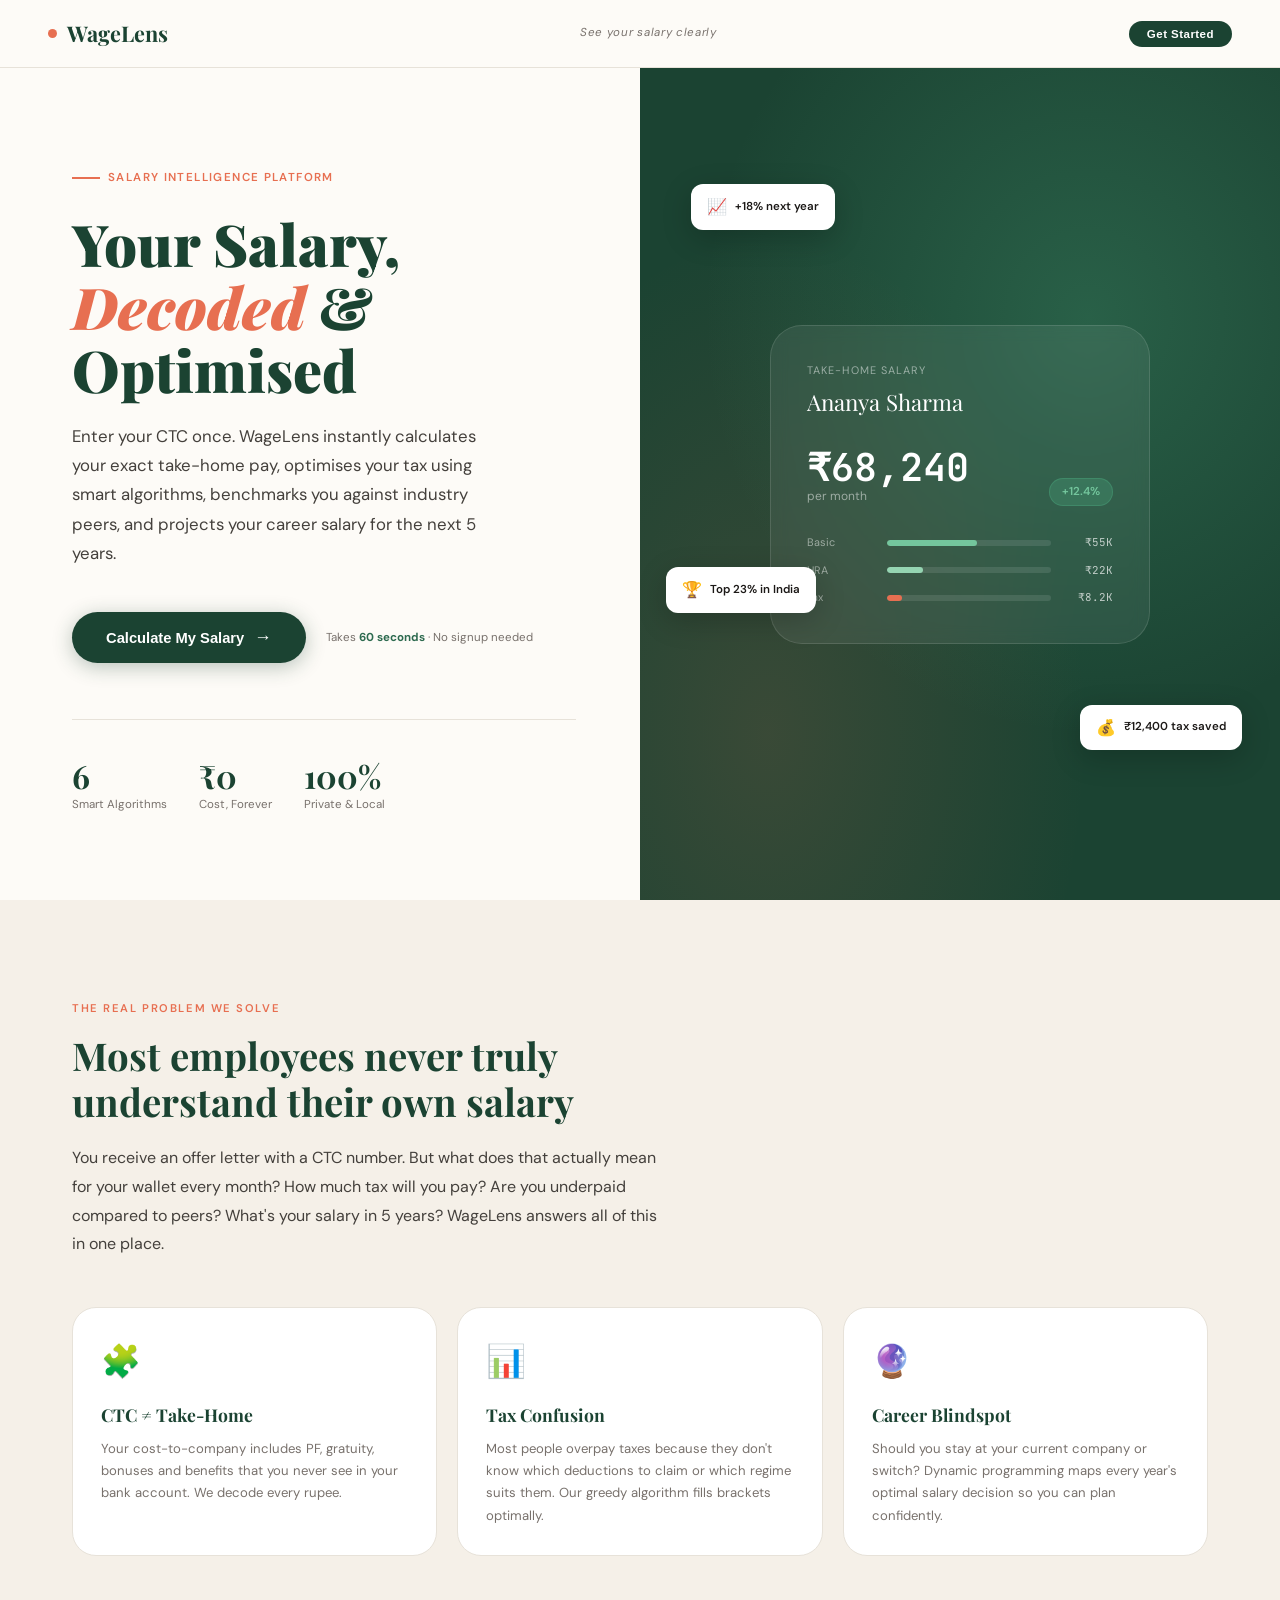
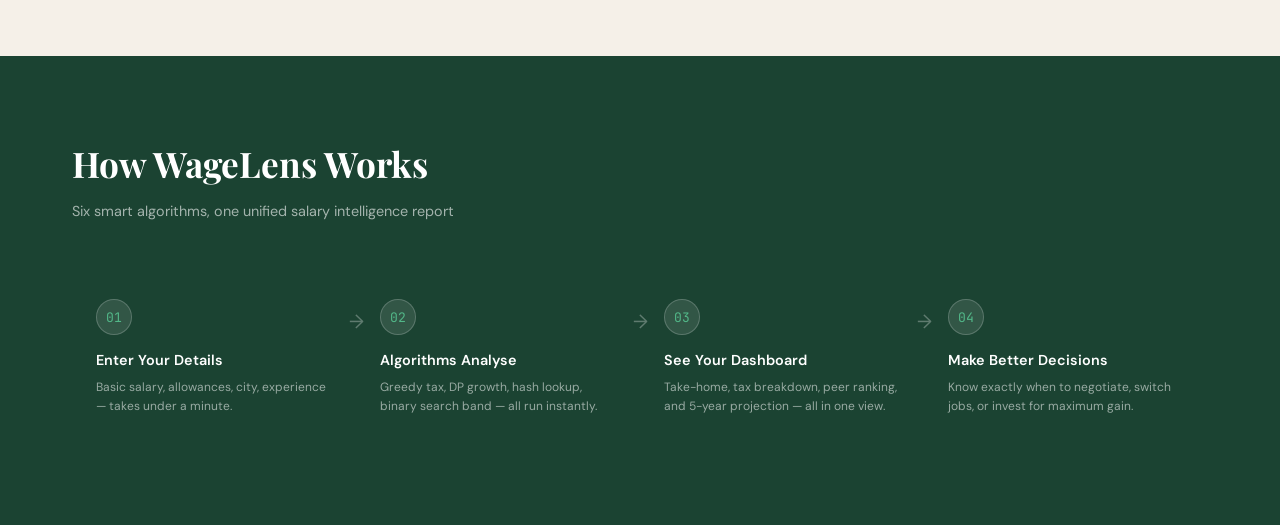
<file: index.html>
<!DOCTYPE html>
<html lang="en">
<head>
<meta charset="UTF-8">
<meta name="viewport" content="width=device-width, initial-scale=1.0">
<title>WageLens — See Your Salary Clearly</title>
<link href="https://fonts.googleapis.com/css2?family=Playfair+Display:ital,wght@0,500;0,700;0,900;1,500&family=DM+Sans:wght@300;400;500;600&family=JetBrains+Mono:wght@400;600&display=swap" rel="stylesheet">
<style>
/* ═══════════════════════════════════════
   TOKENS & RESET
═══════════════════════════════════════ */
:root {
  --parchment:  #F5F0E8;
  --cream:      #FDFBF7;
  --white:      #FFFFFF;
  --forest:     #1B4332;
  --green:      #2D6A4F;
  --mint:       #52B788;
  --sage:       #B7E4C7;
  --coral:      #E76F51;
  --gold:       #E9A825;
  --sand:       #F4A261;
  --ink:        #1C1917;
  --stone:      #44403C;
  --muted:      #78716C;
  --border:     #E7E2D9;
  --shadow:     rgba(28,25,23,.08);
  --shadow-md:  rgba(28,25,23,.13);
  --r-sm: 10px;
  --r-md: 16px;
  --r-lg: 24px;
  --r-xl: 32px;
}
*, *::before, *::after { box-sizing: border-box; margin: 0; padding: 0; }
html { scroll-behavior: smooth; font-size: 16px; }
body {
  background: var(--parchment);
  color: var(--ink);
  font-family: 'DM Sans', sans-serif;
  font-weight: 400;
  line-height: 1.6;
  min-height: 100vh;
  overflow-x: hidden;
}

/* ═══════════════════════════════════════
   PAGE SYSTEM (SPA)
═══════════════════════════════════════ */
.page {
  display: none;
  min-height: 100vh;
  animation: pageIn .45s cubic-bezier(.22,.68,0,1.2) both;
}
.page.active { display: block; }
@keyframes pageIn {
  from { opacity:0; transform:translateY(22px); }
  to   { opacity:1; transform:translateY(0); }
}

/* ═══════════════════════════════════════
   NAV
═══════════════════════════════════════ */
.nav {
  position: fixed; top: 0; left: 0; right: 0;
  z-index: 200;
  padding: 0 48px;
  height: 68px;
  display: flex; align-items: center; justify-content: space-between;
  background: rgba(253,251,247,.92);
  backdrop-filter: blur(16px);
  border-bottom: 1px solid var(--border);
}
.nav-logo {
  display: flex; align-items: center; gap: 10px;
  font-family: 'Playfair Display', serif;
  font-size: 1.35rem; font-weight: 700;
  color: var(--forest);
  text-decoration: none;
  cursor: pointer;
}
.nav-logo .dot {
  width: 9px; height: 9px; border-radius: 50%;
  background: var(--coral);
}
.nav-tagline {
  font-size: .72rem; color: var(--muted); letter-spacing: .06em;
  font-style: italic;
}
.nav-actions { display: flex; gap: 12px; align-items: center; }
.nav-pill {
  font-size: .72rem; font-weight: 600; letter-spacing: .04em;
  padding: 7px 18px; border-radius: 20px; cursor: pointer;
  transition: all .22s; text-decoration: none; border: none;
}
.nav-pill.outline {
  background: transparent; color: var(--green);
  border: 1.5px solid var(--mint);
}
.nav-pill.outline:hover { background: var(--sage); }
.nav-pill.solid {
  background: var(--forest); color: white;
}
.nav-pill.solid:hover { background: var(--green); transform: translateY(-1px); box-shadow: 0 4px 14px var(--shadow-md); }

/* ═══════════════════════════════════════
   PAGE 1 — HOME
═══════════════════════════════════════ */
#page-home {
  padding-top: 68px;
  background: var(--cream);
}

.home-hero {
  display: grid; grid-template-columns: 1fr 1fr;
  gap: 0; min-height: calc(100vh - 68px);
}
.hero-left {
  padding: 80px 64px 64px 72px;
  display: flex; flex-direction: column; justify-content: center;
  position: relative;
}
.hero-eyebrow {
  display: inline-flex; align-items: center; gap: 8px;
  font-size: .72rem; font-weight: 600; letter-spacing: .12em;
  text-transform: uppercase; color: var(--coral);
  margin-bottom: 24px;
}
.hero-eyebrow::before {
  content: ''; width: 28px; height: 2px; background: var(--coral);
}
.hero-h1 {
  font-family: 'Playfair Display', serif;
  font-size: clamp(2.6rem, 4.5vw, 4rem);
  font-weight: 900; line-height: 1.1;
  color: var(--forest);
  margin-bottom: 20px;
}
.hero-h1 em { font-style: italic; color: var(--coral); }
.hero-sub {
  font-size: 1.05rem; color: var(--stone); line-height: 1.75;
  max-width: 440px; margin-bottom: 44px;
}
.hero-cta-row { display: flex; align-items: center; gap: 20px; }
.btn-hero {
  display: inline-flex; align-items: center; gap: 10px;
  padding: 15px 34px; border-radius: 50px;
  background: var(--forest); color: white;
  font-size: .92rem; font-weight: 600;
  cursor: pointer; border: none;
  transition: all .25s;
  box-shadow: 0 4px 20px rgba(27,67,50,.3);
}
.btn-hero:hover { background: var(--green); transform: translateY(-2px); box-shadow: 0 8px 28px rgba(27,67,50,.35); }
.btn-hero .arrow { font-size: 1.1rem; transition: transform .2s; }
.btn-hero:hover .arrow { transform: translateX(4px); }
.hero-trust { font-size: .72rem; color: var(--muted); }
.hero-trust strong { color: var(--green); }

.hero-stats {
  display: flex; gap: 32px; margin-top: 56px;
  padding-top: 40px; border-top: 1px solid var(--border);
}
.stat-item .s-val {
  font-family: 'Playfair Display', serif;
  font-size: 2rem; font-weight: 700; color: var(--forest);
  line-height: 1;
}
.stat-item .s-label { font-size: .72rem; color: var(--muted); margin-top: 4px; }

.hero-right {
  background: var(--forest);
  position: relative; overflow: hidden;
  display: flex; align-items: center; justify-content: center;
  padding: 60px 50px;
}
.hero-right::before {
  content: '';
  position: absolute; inset: 0;
  background:
    radial-gradient(ellipse 60% 50% at 70% 30%, rgba(82,183,136,.25), transparent),
    radial-gradient(ellipse 50% 60% at 20% 80%, rgba(231,111,81,.15), transparent);
}
.hero-card-preview {
  position: relative; z-index: 1;
  background: rgba(255,255,255,.07);
  border: 1px solid rgba(255,255,255,.12);
  border-radius: var(--r-xl);
  padding: 36px;
  width: 100%; max-width: 380px;
  backdrop-filter: blur(8px);
}
.hcp-label { font-size: .68rem; letter-spacing: .1em; color: rgba(255,255,255,.5); text-transform: uppercase; margin-bottom: 6px; }
.hcp-name { font-family: 'Playfair Display', serif; font-size: 1.4rem; color: white; margin-bottom: 28px; }
.hcp-salary-row { display: flex; justify-content: space-between; align-items: flex-end; margin-bottom: 28px; }
.hcp-salary-main .amount {
  font-family: 'JetBrains Mono', monospace;
  font-size: 2.4rem; font-weight: 600; color: white; line-height: 1;
}
.hcp-salary-main .per { font-size: .75rem; color: rgba(255,255,255,.5); }
.hcp-badge {
  background: rgba(82,183,136,.25); color: #74C69D;
  padding: 4px 12px; border-radius: 20px;
  font-size: .72rem; font-weight: 600;
  border: 1px solid rgba(82,183,136,.3);
}
.hcp-bars { display: flex; flex-direction: column; gap: 10px; }
.hcp-bar-row { display: flex; align-items: center; gap: 10px; }
.hcp-bar-label { font-size: .68rem; color: rgba(255,255,255,.5); width: 70px; flex-shrink: 0; }
.hcp-bar-track { flex: 1; height: 6px; background: rgba(255,255,255,.1); border-radius: 3px; overflow: hidden; }
.hcp-bar-fill { height: 100%; border-radius: 3px; }
.hcp-bar-val { font-family: 'JetBrains Mono', monospace; font-size: .68rem; color: rgba(255,255,255,.7); width: 52px; text-align: right; }

/* Floating chips on hero right */
.float-chip {
  position: absolute; z-index: 2;
  background: white; border-radius: 12px;
  padding: 10px 16px; box-shadow: 0 8px 30px rgba(0,0,0,.2);
  font-size: .72rem; font-weight: 600; color: var(--ink);
  display: flex; align-items: center; gap: 8px;
  animation: floatY 4s ease-in-out infinite;
}
.float-chip:nth-child(2) { animation-delay: -1.5s; }
.float-chip:nth-child(3) { animation-delay: -3s; }
@keyframes floatY { 0%,100%{transform:translateY(0)}50%{transform:translateY(-10px)} }
.chip-icon { font-size: 1rem; }

/* Problem statement section */
.problem-section {
  padding: 100px 72px;
  background: var(--parchment);
}
.ps-eyebrow { font-size: .7rem; font-weight: 600; letter-spacing: .14em; text-transform: uppercase; color: var(--coral); margin-bottom: 14px; }
.ps-title {
  font-family: 'Playfair Display', serif;
  font-size: clamp(1.8rem, 3vw, 2.8rem);
  font-weight: 700; color: var(--forest); margin-bottom: 20px; line-height: 1.2;
}
.ps-body { font-size: 1rem; color: var(--stone); max-width: 600px; line-height: 1.8; margin-bottom: 48px; }

.problem-cards { display: grid; grid-template-columns: repeat(3, 1fr); gap: 20px; }
.problem-card {
  background: white; border-radius: var(--r-lg);
  padding: 28px; border: 1px solid var(--border);
  transition: transform .25s, box-shadow .25s;
}
.problem-card:hover { transform: translateY(-4px); box-shadow: 0 12px 40px var(--shadow); }
.pc-icon { font-size: 2rem; margin-bottom: 14px; }
.pc-title { font-family: 'Playfair Display', serif; font-size: 1.1rem; font-weight: 700; color: var(--forest); margin-bottom: 8px; }
.pc-body { font-size: .82rem; color: var(--muted); line-height: 1.7; }

/* How it works */
.how-section { padding: 80px 72px; background: var(--forest); }
.how-title { font-family: 'Playfair Display', serif; font-size: 2.2rem; font-weight: 700; color: white; margin-bottom: 8px; }
.how-sub { color: rgba(255,255,255,.6); font-size: .9rem; margin-bottom: 48px; }
.how-steps { display: grid; grid-template-columns: repeat(4, 1fr); gap: 0; }
.how-step { padding: 28px 24px; position: relative; }
.how-step:not(:last-child)::after {
  content: '→'; position: absolute; right: -8px; top: 36px;
  color: rgba(255,255,255,.3); font-size: 1.2rem;
}
.hs-num {
  width: 36px; height: 36px; border-radius: 50%;
  background: rgba(255,255,255,.1); border: 1px solid rgba(255,255,255,.2);
  display: flex; align-items: center; justify-content: center;
  font-family: 'JetBrains Mono', monospace; font-size: .82rem; color: var(--mint);
  margin-bottom: 14px;
}
.hs-title { font-weight: 600; color: white; margin-bottom: 6px; font-size: .9rem; }
.hs-desc { font-size: .75rem; color: rgba(255,255,255,.55); line-height: 1.6; }

/* ═══════════════════════════════════════
   PAGE 2 — INPUT FORM
═══════════════════════════════════════ */
#page-input { padding-top: 68px; background: var(--cream); }

.form-layout {
  display: grid; grid-template-columns: 1fr 1.1fr;
  min-height: calc(100vh - 68px);
}
.form-sidebar {
  background: var(--parchment);
  padding: 60px 52px;
  border-right: 1px solid var(--border);
  display: flex; flex-direction: column; justify-content: center;
}
.fs-label { font-size: .68rem; font-weight: 600; letter-spacing: .12em; text-transform: uppercase; color: var(--coral); margin-bottom: 10px; }
.fs-title { font-family: 'Playfair Display', serif; font-size: 2rem; font-weight: 700; color: var(--forest); line-height: 1.2; margin-bottom: 16px; }
.fs-sub { font-size: .88rem; color: var(--muted); line-height: 1.7; margin-bottom: 40px; }

.algo-list { display: flex; flex-direction: column; gap: 12px; }
.algo-item {
  display: flex; align-items: flex-start; gap: 14px;
  padding: 16px; border-radius: var(--r-md);
  background: white; border: 1px solid var(--border);
  transition: border-color .2s;
}
.algo-item:hover { border-color: var(--mint); }
.ai-icon { font-size: 1.2rem; flex-shrink: 0; margin-top: 1px; }
.ai-text .ai-name { font-size: .8rem; font-weight: 600; color: var(--forest); }
.ai-text .ai-desc { font-size: .7rem; color: var(--muted); margin-top: 2px; line-height: 1.5; }

.form-main { padding: 60px 52px; overflow-y: auto; }

.form-section-title {
  font-family: 'Playfair Display', serif;
  font-size: 1.5rem; font-weight: 700; color: var(--forest);
  margin-bottom: 6px;
}
.form-section-sub { font-size: .82rem; color: var(--muted); margin-bottom: 32px; }

.form-grid { display: grid; grid-template-columns: 1fr 1fr; gap: 18px; margin-bottom: 28px; }
.form-group { display: flex; flex-direction: column; gap: 6px; }
.form-group.full { grid-column: 1 / -1; }
.form-label {
  font-size: .72rem; font-weight: 600; letter-spacing: .04em;
  color: var(--stone); text-transform: uppercase;
}
.form-input, .form-select {
  width: 100%;
  padding: 12px 16px;
  border: 1.5px solid var(--border);
  border-radius: var(--r-sm);
  background: var(--cream);
  font-family: 'DM Sans', sans-serif;
  font-size: .92rem; color: var(--ink);
  outline: none; transition: border-color .2s, box-shadow .2s;
  appearance: none;
}
.form-input:focus, .form-select:focus {
  border-color: var(--mint);
  box-shadow: 0 0 0 3px rgba(82,183,136,.15);
  background: white;
}
.form-input::placeholder { color: #B8B4AE; }
.form-input.money { font-family: 'JetBrains Mono', monospace; font-size: 1rem; }

.form-divider { height: 1px; background: var(--border); margin: 28px 0; }

.range-wrapper { position: relative; }
.range-input {
  width: 100%; height: 6px;
  -webkit-appearance: none; appearance: none;
  background: linear-gradient(to right, var(--mint) 0%, var(--mint) 50%, var(--border) 50%);
  border-radius: 3px; outline: none; cursor: pointer;
}
.range-input::-webkit-slider-thumb {
  -webkit-appearance: none; width: 20px; height: 20px;
  border-radius: 50%; background: var(--forest);
  border: 2px solid white; box-shadow: 0 2px 8px var(--shadow-md);
  cursor: grab;
}
.range-val {
  font-family: 'JetBrains Mono', monospace;
  font-size: .85rem; font-weight: 600; color: var(--forest);
  text-align: right; margin-top: 6px;
}

.btn-calculate {
  width: 100%; padding: 16px;
  background: var(--forest); color: white;
  border: none; border-radius: var(--r-md);
  font-family: 'DM Sans', sans-serif;
  font-size: 1rem; font-weight: 600;
  cursor: pointer; transition: all .25s;
  display: flex; align-items: center; justify-content: center; gap: 10px;
  box-shadow: 0 4px 20px rgba(27,67,50,.25);
  margin-top: 12px;
}
.btn-calculate:hover { background: var(--green); transform: translateY(-2px); box-shadow: 0 8px 28px rgba(27,67,50,.3); }

/* ═══════════════════════════════════════
   PAGE 3 — DASHBOARD
═══════════════════════════════════════ */
#page-dashboard { padding-top: 68px; background: var(--parchment); }

.dashboard-hero {
  background: var(--forest);
  padding: 48px 72px;
  display: flex; align-items: center; justify-content: space-between;
  position: relative; overflow: hidden;
}
.dashboard-hero::before {
  content: '';
  position: absolute; inset: 0;
  background: radial-gradient(ellipse 55% 80% at 80% 50%, rgba(82,183,136,.2), transparent);
}
.dh-left { position: relative; z-index: 1; }
.dh-greeting { font-size: .78rem; color: rgba(255,255,255,.55); letter-spacing: .06em; margin-bottom: 6px; }
.dh-name {
  font-family: 'Playfair Display', serif;
  font-size: 2.2rem; font-weight: 700; color: white; margin-bottom: 6px;
}
.dh-role { font-size: .88rem; color: rgba(255,255,255,.6); }
.dh-right { position: relative; z-index: 1; text-align: right; }
.dh-takehome-label { font-size: .72rem; color: rgba(255,255,255,.5); letter-spacing: .06em; margin-bottom: 4px; }
.dh-takehome-val {
  font-family: 'JetBrains Mono', monospace;
  font-size: 3rem; font-weight: 600; color: white; line-height: 1;
}
.dh-takehome-sub { font-size: .78rem; color: rgba(255,255,255,.45); margin-top: 4px; }

/* Salary Breakdown Strip */
.salary-strip {
  display: flex; gap: 0;
  background: white; border-bottom: 1px solid var(--border);
  overflow-x: auto;
}
.strip-item {
  flex: 1; min-width: 160px;
  padding: 22px 28px;
  border-right: 1px solid var(--border);
  position: relative;
  cursor: pointer; transition: background .2s;
}
.strip-item:last-child { border-right: none; }
.strip-item:hover { background: var(--parchment); }
.strip-item.active-strip { background: var(--sage); }
.strip-item.active-strip::after {
  content: ''; position: absolute; bottom: 0; left: 0; right: 0;
  height: 3px; background: var(--forest);
}
.si-label { font-size: .65rem; font-weight: 600; letter-spacing: .08em; text-transform: uppercase; color: var(--muted); margin-bottom: 4px; }
.si-val {
  font-family: 'JetBrains Mono', monospace;
  font-size: 1.2rem; font-weight: 600; color: var(--ink);
}
.si-val.earning { color: var(--green); }
.si-val.deduction { color: var(--coral); }
.si-sub { font-size: .68rem; color: var(--muted); margin-top: 3px; }

/* Dashboard Grid */
.dashboard-body { padding: 40px 72px; }
.db-grid { display: grid; grid-template-columns: 1.2fr 1fr; gap: 24px; margin-bottom: 24px; }
.db-grid-3 { display: grid; grid-template-columns: repeat(3, 1fr); gap: 24px; }

/* Cards */
.card {
  background: white; border-radius: var(--r-lg);
  border: 1px solid var(--border);
  overflow: hidden; transition: box-shadow .25s;
}
.card:hover { box-shadow: 0 8px 32px var(--shadow); }
.card-header {
  padding: 22px 26px 0;
  display: flex; align-items: flex-start; justify-content: space-between;
}
.card-title { font-size: .72rem; font-weight: 600; letter-spacing: .08em; text-transform: uppercase; color: var(--muted); }
.card-badge {
  font-size: .62rem; font-weight: 600; padding: 3px 10px;
  border-radius: 20px; letter-spacing: .04em;
}
.badge-green { background: rgba(82,183,136,.15); color: var(--green); }
.badge-coral { background: rgba(231,111,81,.12); color: var(--coral); }
.badge-gold  { background: rgba(233,168,37,.15); color: #B87D0E; }
.card-body { padding: 18px 26px 26px; }

/* Tax Card */
.tax-visual { margin: 14px 0; }
.tax-bar-track {
  height: 12px; border-radius: 6px;
  background: var(--parchment); overflow: hidden;
  display: flex; margin-bottom: 14px;
}
.tax-bar-seg { height: 100%; transition: width .8s ease; }
.tax-legend { display: flex; flex-wrap: wrap; gap: 12px; }
.tl-item { display: flex; align-items: center; gap: 6px; font-size: .7rem; color: var(--stone); }
.tl-dot { width: 8px; height: 8px; border-radius: 2px; flex-shrink: 0; }

/* Percentile Card */
.percentile-big {
  font-family: 'Playfair Display', serif;
  font-size: 3.8rem; font-weight: 700; color: var(--forest);
  line-height: 1; margin: 14px 0 6px;
}
.percentile-desc { font-size: .8rem; color: var(--muted); line-height: 1.6; }
.peer-bar-track {
  height: 8px; border-radius: 4px;
  background: var(--parchment); overflow: hidden;
  margin: 16px 0 6px; position: relative;
}
.peer-bar-fill { height: 100%; border-radius: 4px; background: linear-gradient(90deg, var(--mint), var(--forest)); transition: width .9s ease; }
.peer-marker {
  position: absolute; top: -5px;
  width: 18px; height: 18px; border-radius: 50%;
  background: var(--coral); border: 2px solid white;
  box-shadow: 0 2px 8px var(--shadow-md);
  transform: translateX(-50%);
  transition: left .9s ease;
}
.peer-range { display: flex; justify-content: space-between; font-size: .68rem; color: var(--muted); font-family: 'JetBrains Mono', monospace; }

/* Take-home donut card */
.donut-wrap { position: relative; width: 140px; height: 140px; margin: 16px auto; }
.donut-svg { width: 140px; height: 140px; transform: rotate(-90deg); }
.donut-center {
  position: absolute; inset: 0;
  display: flex; flex-direction: column; align-items: center; justify-content: center;
  text-align: center;
}
.donut-pct { font-family: 'Playfair Display', serif; font-size: 1.6rem; font-weight: 700; color: var(--forest); line-height: 1; }
.donut-sub { font-size: .62rem; color: var(--muted); margin-top: 2px; }

/* Breakdown list */
.breakdown-list { display: flex; flex-direction: column; gap: 0; }
.bl-item {
  display: flex; align-items: center; justify-content: space-between;
  padding: 11px 0; border-bottom: 1px solid var(--border);
  font-size: .82rem;
}
.bl-item:last-child { border-bottom: none; }
.bl-key { color: var(--stone); display: flex; align-items: center; gap: 8px; }
.bl-dot { width: 8px; height: 8px; border-radius: 2px; }
.bl-val { font-family: 'JetBrains Mono', monospace; font-weight: 600; font-size: .85rem; }
.bl-val.pos { color: var(--green); }
.bl-val.neg { color: var(--coral); }
.bl-val.bold { color: var(--forest); font-size: .95rem; }

/* Action buttons row */
.action-row {
  display: flex; gap: 14px; margin-top: 32px; flex-wrap: wrap;
}
.btn-action {
  display: flex; align-items: center; gap: 8px;
  padding: 12px 24px; border-radius: var(--r-sm);
  font-size: .82rem; font-weight: 600; cursor: pointer;
  border: none; transition: all .22s;
}
.btn-action.primary { background: var(--forest); color: white; }
.btn-action.primary:hover { background: var(--green); box-shadow: 0 4px 16px var(--shadow-md); }
.btn-action.secondary { background: var(--parchment); color: var(--stone); border: 1.5px solid var(--border); }
.btn-action.secondary:hover { border-color: var(--mint); background: var(--sage); }

/* ═══════════════════════════════════════
   PAGE 4 — TAX OPTIMIZER
═══════════════════════════════════════ */
#page-tax { padding-top: 68px; background: var(--cream); }

.page-inner { max-width: 1100px; margin: 0 auto; padding: 56px 40px; }
.page-back {
  display: inline-flex; align-items: center; gap: 6px;
  font-size: .78rem; font-weight: 600; color: var(--muted);
  cursor: pointer; margin-bottom: 36px; border: none; background: none;
  transition: color .2s;
}
.page-back:hover { color: var(--forest); }

.tax-hero-strip {
  background: linear-gradient(135deg, var(--forest), var(--green));
  border-radius: var(--r-xl); padding: 44px 52px;
  display: grid; grid-template-columns: 1fr 1fr 1fr;
  gap: 0; margin-bottom: 32px; position: relative; overflow: hidden;
}
.tax-hero-strip::before {
  content: '';
  position: absolute; inset: 0;
  background: radial-gradient(circle at 80% 50%, rgba(255,255,255,.08), transparent 60%);
}
.ths-item { padding: 0 32px; border-right: 1px solid rgba(255,255,255,.15); position: relative; z-index: 1; }
.ths-item:first-child { padding-left: 0; }
.ths-item:last-child { border-right: none; }
.ths-label { font-size: .68rem; letter-spacing: .1em; text-transform: uppercase; color: rgba(255,255,255,.55); margin-bottom: 6px; }
.ths-val { font-family: 'Playfair Display', serif; font-size: 2rem; font-weight: 700; color: white; }
.ths-sub { font-size: .72rem; color: rgba(255,255,255,.5); margin-top: 4px; }

.slab-table { width: 100%; border-collapse: separate; border-spacing: 0; margin-bottom: 28px; }
.slab-table th {
  padding: 12px 20px; text-align: left;
  font-size: .68rem; font-weight: 600; letter-spacing: .08em; text-transform: uppercase;
  color: var(--muted); background: var(--parchment);
  border-bottom: 2px solid var(--border);
}
.slab-table td {
  padding: 14px 20px; font-size: .85rem;
  border-bottom: 1px solid var(--border);
  font-family: 'JetBrains Mono', monospace;
  background: white;
}
.slab-table tr:last-child td { border-bottom: none; }
.slab-table tr.active-slab td { background: rgba(82,183,136,.06); }
.slab-table tr.active-slab td:first-child {
  border-left: 3px solid var(--mint);
}
.st-range { font-family: 'DM Sans', sans-serif; font-size: .82rem; color: var(--stone); }
.st-rate { color: var(--coral); font-weight: 600; }
.st-filled { color: var(--green); }
.st-tax { color: var(--ink); font-weight: 600; }
.st-nil { color: var(--muted); }

.tax-tips { display: grid; grid-template-columns: 1fr 1fr; gap: 16px; margin-top: 28px; }
.tax-tip {
  background: white; border: 1px solid var(--border); border-radius: var(--r-md);
  padding: 20px; display: flex; gap: 14px; align-items: flex-start;
  transition: border-color .2s;
}
.tax-tip:hover { border-color: var(--mint); }
.tip-icon { font-size: 1.4rem; flex-shrink: 0; }
.tip-title { font-size: .82rem; font-weight: 600; color: var(--forest); margin-bottom: 4px; }
.tip-body { font-size: .75rem; color: var(--muted); line-height: 1.6; }

/* ═══════════════════════════════════════
   PAGE 5 — GROWTH PROJECTION
═══════════════════════════════════════ */
#page-growth { padding-top: 68px; background: var(--parchment); }

.growth-header {
  background: var(--cream); border-bottom: 1px solid var(--border);
  padding: 40px 72px;
}
.growth-header h2 {
  font-family: 'Playfair Display', serif;
  font-size: 2rem; font-weight: 700; color: var(--forest); margin-bottom: 6px;
}
.growth-header p { font-size: .88rem; color: var(--muted); max-width: 500px; }

.growth-body { padding: 40px 72px; }
.growth-grid { display: grid; grid-template-columns: 2fr 1fr; gap: 24px; }

/* Chart */
.chart-card { background: white; border: 1px solid var(--border); border-radius: var(--r-lg); overflow: hidden; }
.chart-card-header {
  padding: 20px 26px; border-bottom: 1px solid var(--border);
  display: flex; align-items: center; justify-content: space-between;
}
.chart-card-header h3 { font-size: .9rem; font-weight: 600; color: var(--forest); }
.chart-legend { display: flex; gap: 16px; }
.cl-item { display: flex; align-items: center; gap: 6px; font-size: .7rem; color: var(--muted); }
.cl-line { width: 18px; height: 2px; border-radius: 1px; }
.chart-area { padding: 24px; height: 280px; position: relative; width: 100%; overflow: hidden; }
#growthChart { display: block; width: 100% !important; height: 232px !important; }

/* Year cards */
.year-cards { display: flex; flex-direction: column; gap: 12px; }
.year-card {
  background: white; border: 1.5px solid var(--border);
  border-radius: var(--r-md); padding: 18px 20px;
  cursor: pointer; transition: all .2s;
}
.year-card:hover { border-color: var(--mint); transform: translateX(4px); }
.year-card.current { border-color: var(--forest); background: rgba(27,67,50,.04); }
.yc-year { font-size: .65rem; font-weight: 600; letter-spacing: .1em; text-transform: uppercase; color: var(--muted); margin-bottom: 4px; }
.yc-salary { font-family: 'JetBrains Mono', monospace; font-size: 1.1rem; font-weight: 600; color: var(--forest); }
.yc-growth { font-size: .72rem; color: var(--mint); margin-top: 2px; }
.yc-action { font-size: .7rem; color: var(--muted); margin-top: 6px; padding-top: 6px; border-top: 1px solid var(--border); line-height: 1.5; }

/* Career path */
.career-path-card { background: white; border: 1px solid var(--border); border-radius: var(--r-lg); padding: 26px; margin-top: 24px; }
.cp-title { font-size: .82rem; font-weight: 600; color: var(--forest); margin-bottom: 20px; display: flex; align-items: center; gap: 8px; }
.career-path { display: flex; align-items: center; gap: 0; overflow-x: auto; padding-bottom: 4px; }
.cp-stage {
  display: flex; flex-direction: column; align-items: center;
  min-width: 110px; padding: 0 8px;
}
.cp-circle {
  width: 44px; height: 44px; border-radius: 50%;
  display: flex; align-items: center; justify-content: center;
  font-size: 1.1rem; margin-bottom: 8px;
  border: 2px solid var(--border);
  background: var(--parchment);
  transition: all .2s;
}
.cp-circle.active { background: var(--forest); border-color: var(--forest); box-shadow: 0 4px 14px rgba(27,67,50,.3); }
.cp-circle.reached { background: var(--sage); border-color: var(--mint); }
.cp-stage-name { font-size: .7rem; font-weight: 600; color: var(--stone); text-align: center; }
.cp-stage-sal { font-family: 'JetBrains Mono', monospace; font-size: .65rem; color: var(--muted); text-align: center; margin-top: 2px; }
.cp-arrow { color: var(--border); font-size: 1rem; flex-shrink: 0; }

/* ═══════════════════════════════════════
   SHARED COMPONENTS
═══════════════════════════════════════ */
.section-eyebrow {
  font-size: .68rem; font-weight: 600; letter-spacing: .14em;
  text-transform: uppercase; color: var(--coral); margin-bottom: 8px;
}
.section-h { font-family: 'Playfair Display', serif; font-size: 1.6rem; font-weight: 700; color: var(--forest); margin-bottom: 8px; }

/* Footer nav (page-switcher dots) */
.page-nav {
  position: fixed; bottom: 24px; left: 50%; transform: translateX(-50%);
  z-index: 100;
  display: flex; gap: 6px; align-items: center;
  background: white; padding: 8px 14px; border-radius: 30px;
  box-shadow: 0 4px 24px var(--shadow-md);
  border: 1px solid var(--border);
}
.pn-dot {
  width: 8px; height: 8px; border-radius: 50%;
  background: var(--border); cursor: pointer; transition: all .2s;
}
.pn-dot.active { background: var(--forest); width: 24px; border-radius: 4px; }
.pn-label { font-size: .68rem; color: var(--muted); padding: 0 4px; }

/* Toast */
.toast {
  position: fixed; bottom: 80px; left: 50%; transform: translateX(-50%) translateY(20px);
  background: var(--forest); color: white;
  padding: 12px 24px; border-radius: 30px;
  font-size: .8rem; font-weight: 600;
  box-shadow: 0 4px 20px var(--shadow-md);
  opacity: 0; transition: all .3s; z-index: 999;
  pointer-events: none; white-space: nowrap;
}
.toast.show { opacity: 1; transform: translateX(-50%) translateY(0); }


/* ═══ MODAL SYSTEM ═══ */
.modal-overlay {
  position: fixed; inset: 0; z-index: 500;
  background: rgba(28,25,23,.55);
  backdrop-filter: blur(6px);
  display: flex; align-items: center; justify-content: center;
  padding: 24px;
  opacity: 0; pointer-events: none;
  transition: opacity .3s;
}
.modal-overlay.open { opacity: 1; pointer-events: all; }
.modal {
  background: var(--cream); border-radius: var(--r-xl);
  border: 1px solid var(--border);
  width: 100%; max-width: 720px; max-height: 88vh;
  overflow-y: auto;
  transform: translateY(24px) scale(.97);
  transition: transform .3s cubic-bezier(.22,.68,0,1.2);
  box-shadow: 0 32px 80px rgba(28,25,23,.18);
}
.modal-overlay.open .modal { transform: translateY(0) scale(1); }
.modal-top {
  padding: 28px 32px 20px;
  border-bottom: 1px solid var(--border);
  display: flex; align-items: flex-start; justify-content: space-between;
  position: sticky; top: 0; background: var(--cream); z-index: 2;
  border-radius: var(--r-xl) var(--r-xl) 0 0;
}
.modal-title { font-family: "Playfair Display",serif; font-size: 1.4rem; font-weight: 700; color: var(--forest); }
.modal-sub { font-size: .78rem; color: var(--muted); margin-top: 4px; }
.modal-close {
  width: 36px; height: 36px; border-radius: 50%;
  background: var(--parchment); border: 1px solid var(--border);
  cursor: pointer; font-size: 1rem; color: var(--stone);
  display: flex; align-items: center; justify-content: center;
  transition: all .2s; flex-shrink: 0;
}
.modal-close:hover { background: var(--coral); color: white; border-color: var(--coral); }
.modal-body { padding: 28px 32px 32px; }

/* PF chart */
.pf-summary-row {
  display: grid; grid-template-columns: repeat(3,1fr); gap: 14px;
  margin-bottom: 24px;
}
.pf-stat {
  background: var(--parchment); border-radius: var(--r-md);
  padding: 16px; text-align: center; border: 1px solid var(--border);
}
.pf-stat .ps-val { font-family:"Playfair Display",serif; font-size:1.5rem; font-weight:700; color:var(--forest); }
.pf-stat .ps-label { font-size:.65rem; color:var(--muted); margin-top:3px; letter-spacing:.06em; text-transform:uppercase; }
.pf-bar-chart { display:flex; align-items:flex-end; gap:8px; height:160px; margin:20px 0 8px; }
.pf-bar-group { flex:1; display:flex; flex-direction:column; align-items:center; gap:4px; }
.pf-bar-stack { width:100%; display:flex; flex-direction:column; justify-content:flex-end; }
.pf-seg { width:100%; border-radius:4px 4px 0 0; transition:height .5s ease; }
.pf-bar-yr { font-size:.62rem; color:var(--muted); text-align:center; }
.pf-legend { display:flex; gap:16px; margin-top:8px; }
.pf-leg-item { display:flex; align-items:center; gap:6px; font-size:.72rem; color:var(--stone); }
.pf-leg-dot { width:10px; height:10px; border-radius:2px; }

/* Tax breakdown modal */
.tax-why-grid { display:grid; grid-template-columns:1fr 1fr; gap:14px; margin-bottom:24px; }
.tax-why-card {
  background:var(--parchment); border:1px solid var(--border);
  border-radius:var(--r-md); padding:18px;
}
.twc-icon { font-size:1.4rem; margin-bottom:8px; }
.twc-title { font-size:.8rem; font-weight:600; color:var(--forest); margin-bottom:4px; }
.twc-body { font-size:.72rem; color:var(--muted); line-height:1.6; }
.tax-slab-visual { margin:20px 0; }
.tsv-row {
  display:flex; align-items:center; gap:12px;
  margin-bottom:10px;
}
.tsv-label { font-size:.72rem; color:var(--stone); width:120px; flex-shrink:0; }
.tsv-bar-wrap { flex:1; height:22px; background:var(--parchment); border-radius:4px; overflow:hidden; position:relative; }
.tsv-bar-fill { height:100%; border-radius:4px; display:flex; align-items:center; padding-left:8px; }
.tsv-bar-text { font-size:.62rem; font-weight:600; color:white; }
.tsv-amount { font-family:"JetBrains Mono",monospace; font-size:.72rem; color:var(--stone); width:80px; text-align:right; flex-shrink:0; }
.tsv-nil { color:var(--muted); font-size:.7rem; }

/* Month timeline */
.month-timeline { display:grid; grid-template-columns:repeat(12,1fr); gap:4px; margin:16px 0; }
.mt-cell {
  aspect-ratio:1; border-radius:4px;
  display:flex; align-items:center; justify-content:center;
  font-size:.55rem; font-weight:600;
  transition:all .2s; cursor:default;
}
.mt-cell.tax-paid { background:rgba(231,111,81,.2); color:var(--coral); }
.mt-cell.tax-free { background:rgba(82,183,136,.15); color:var(--green); }
.mt-legend-row { display:flex; gap:16px; }

/* Info highlight box */
.info-box {
  background:rgba(82,183,136,.08); border:1px solid rgba(82,183,136,.25);
  border-radius:var(--r-md); padding:16px 20px;
  display:flex; gap:12px; align-items:flex-start;
  margin-bottom:20px;
}
.info-box .ib-icon { font-size:1.2rem; flex-shrink:0; }
.info-box .ib-text { font-size:.78rem; color:var(--stone); line-height:1.7; }
.info-box .ib-text strong { color:var(--forest); }

/* Clickable strip items */
.strip-item.clickable { cursor:pointer; }
.strip-item.clickable:hover { background:var(--sage) !important; }

/* Responsive */
@media (max-width: 1024px) {
  .home-hero { grid-template-columns: 1fr; }
  .hero-right { display: none; }
  .problem-cards { grid-template-columns: 1fr 1fr; }
  .how-steps { grid-template-columns: 1fr 1fr; }
  .form-layout { grid-template-columns: 1fr; }
  .form-sidebar { display: none; }
  .db-grid { grid-template-columns: 1fr; }
  .growth-grid { grid-template-columns: 1fr; }
  .dashboard-hero { flex-direction: column; gap: 24px; text-align: center; }
  .dh-right { text-align: center; }
  .dashboard-body, .growth-body, .problem-section, .how-section { padding-left: 24px; padding-right: 24px; }
  .hero-left { padding: 60px 32px; }
  .tax-hero-strip { grid-template-columns: 1fr; gap: 24px; }
  .ths-item { padding-left: 0; border-right: none; border-bottom: 1px solid rgba(255,255,255,.15); padding-bottom: 20px; }
  .ths-item:last-child { border-bottom: none; padding-bottom: 0; }
}
@media (max-width: 640px) {
  .nav { padding: 0 20px; }
  .nav-tagline, .nav-pill.outline { display: none; }
  .problem-cards, .db-grid-3, .tax-tips { grid-template-columns: 1fr; }
  .how-steps { grid-template-columns: 1fr; }
  .how-step::after { display: none; }
  .form-grid { grid-template-columns: 1fr; }
  .salary-strip { flex-direction: column; }
  .strip-item { border-right: none; border-bottom: 1px solid var(--border); }
}
</style>
</head>
<body>

<!-- NAV -->
<nav class="nav" id="main-nav">
  <div class="nav-logo" onclick="goTo('home')">
    <div class="dot"></div>
    WageLens
  </div>
  <span class="nav-tagline">See your salary clearly</span>
  <div class="nav-actions">
    <button class="nav-pill outline" onclick="goTo('input')" id="nav-recalc" style="display:none">Recalculate</button>
    <button class="nav-pill solid" onclick="goTo('input')" id="nav-start">Get Started</button>
  </div>
</nav>

<!-- PAGE NAV DOTS -->
<div class="page-nav" id="page-nav" style="display:none">
  <div class="pn-dot active" onclick="goTo('dashboard')" data-page="dashboard" title="Dashboard"></div>
  <div class="pn-dot" onclick="goTo('tax')" data-page="tax" title="Tax Optimizer"></div>
  <div class="pn-dot" onclick="goTo('growth')" data-page="growth" title="Career Growth"></div>
  <span class="pn-label" id="pn-label">Dashboard</span>
</div>

<!-- TOAST -->
<div class="toast" id="toast"></div>

<!-- ════════════════════════════════════
     PAGE 1 — HOME
════════════════════════════════════ -->
<div class="page active" id="page-home">

  <div class="home-hero">
    <div class="hero-left">
      <div class="hero-eyebrow">Salary Intelligence Platform</div>
      <h1 class="hero-h1">
        Your Salary,<br>
        <em>Decoded</em> &amp;<br>
        Optimised
      </h1>
      <p class="hero-sub">
        Enter your CTC once. WageLens instantly calculates your exact take-home pay, optimises your tax using smart algorithms, benchmarks you against industry peers, and projects your career salary for the next 5 years.
      </p>
      <div class="hero-cta-row">
        <button class="btn-hero" onclick="goTo('input')">
          Calculate My Salary <span class="arrow">→</span>
        </button>
        <span class="hero-trust">Takes <strong>60 seconds</strong> · No signup needed</span>
      </div>

      <div class="hero-stats">
        <div class="stat-item">
          <div class="s-val">6</div>
          <div class="s-label">Smart Algorithms</div>
        </div>
        <div class="stat-item">
          <div class="s-val">₹0</div>
          <div class="s-label">Cost, Forever</div>
        </div>
        <div class="stat-item">
          <div class="s-val">100%</div>
          <div class="s-label">Private & Local</div>
        </div>
      </div>
    </div>

    <div class="hero-right">
      <!-- Floating chips -->
      <div class="float-chip" style="top:14%;left:8%">
        <span class="chip-icon">📈</span>
        <span>+18% next year</span>
      </div>
      <div class="float-chip" style="bottom:18%;right:6%">
        <span class="chip-icon">💰</span>
        <span>₹12,400 tax saved</span>
      </div>
      <div class="float-chip" style="top:60%;left:4%">
        <span class="chip-icon">🏆</span>
        <span>Top 23% in India</span>
      </div>

      <!-- Card preview -->
      <div class="hero-card-preview">
        <div class="hcp-label">Take-Home Salary</div>
        <div class="hcp-name">Ananya Sharma</div>
        <div class="hcp-salary-row">
          <div class="hcp-salary-main">
            <div class="amount">₹68,240</div>
            <div class="per">per month</div>
          </div>
          <div class="hcp-badge">+12.4%</div>
        </div>
        <div class="hcp-bars">
          <div class="hcp-bar-row">
            <span class="hcp-bar-label">Basic</span>
            <div class="hcp-bar-track"><div class="hcp-bar-fill" style="width:55%;background:#74C69D"></div></div>
            <span class="hcp-bar-val">₹55K</span>
          </div>
          <div class="hcp-bar-row">
            <span class="hcp-bar-label">HRA</span>
            <div class="hcp-bar-track"><div class="hcp-bar-fill" style="width:22%;background:#95D5B2"></div></div>
            <span class="hcp-bar-val">₹22K</span>
          </div>
          <div class="hcp-bar-row">
            <span class="hcp-bar-label">Tax</span>
            <div class="hcp-bar-track"><div class="hcp-bar-fill" style="width:9%;background:#E76F51"></div></div>
            <span class="hcp-bar-val">₹8.2K</span>
          </div>
        </div>
      </div>
    </div>
  </div>

  <!-- Problem Section -->
  <div class="problem-section">
    <div class="ps-eyebrow">The Real Problem We Solve</div>
    <h2 class="ps-title">Most employees never truly<br>understand their own salary</h2>
    <p class="ps-body">
      You receive an offer letter with a CTC number. But what does that actually mean for your wallet every month? 
      How much tax will you pay? Are you underpaid compared to peers? What's your salary in 5 years?
      WageLens answers all of this in one place.
    </p>
    <div class="problem-cards">
      <div class="problem-card">
        <div class="pc-icon">🧩</div>
        <div class="pc-title">CTC ≠ Take-Home</div>
        <div class="pc-body">Your cost-to-company includes PF, gratuity, bonuses and benefits that you never see in your bank account. We decode every rupee.</div>
      </div>
      <div class="problem-card">
        <div class="pc-icon">📊</div>
        <div class="pc-title">Tax Confusion</div>
        <div class="pc-body">Most people overpay taxes because they don't know which deductions to claim or which regime suits them. Our greedy algorithm fills brackets optimally.</div>
      </div>
      <div class="problem-card">
        <div class="pc-icon">🔮</div>
        <div class="pc-title">Career Blindspot</div>
        <div class="pc-body">Should you stay at your current company or switch? Dynamic programming maps every year's optimal salary decision so you can plan confidently.</div>
      </div>
    </div>
  </div>

  <!-- How it works -->
  <div class="how-section">
    <div class="how-title">How WageLens Works</div>
    <div class="how-sub">Six smart algorithms, one unified salary intelligence report</div>
    <div class="how-steps">
      <div class="how-step">
        <div class="hs-num">01</div>
        <div class="hs-title">Enter Your Details</div>
        <div class="hs-desc">Basic salary, allowances, city, experience — takes under a minute.</div>
      </div>
      <div class="how-step">
        <div class="hs-num">02</div>
        <div class="hs-title">Algorithms Analyse</div>
        <div class="hs-desc">Greedy tax, DP growth, hash lookup, binary search band — all run instantly.</div>
      </div>
      <div class="how-step">
        <div class="hs-num">03</div>
        <div class="hs-title">See Your Dashboard</div>
        <div class="hs-desc">Take-home, tax breakdown, peer ranking, and 5-year projection — all in one view.</div>
      </div>
      <div class="how-step">
        <div class="hs-num">04</div>
        <div class="hs-title">Make Better Decisions</div>
        <div class="hs-desc">Know exactly when to negotiate, switch jobs, or invest for maximum gain.</div>
      </div>
    </div>
  </div>

</div><!-- /page-home -->


<!-- ════════════════════════════════════
     PAGE 2 — INPUT
════════════════════════════════════ -->
<div class="page" id="page-input">
  <div class="form-layout">

    <div class="form-sidebar">
      <div class="fs-label">Smart Algorithms Inside</div>
      <h2 class="fs-title">Your salary analysed by six algorithms</h2>
      <p class="fs-sub">Fill in your details once. Every algorithm runs on your data and contributes a piece of insight to your personalised report.</p>
      <div class="algo-list">
        <div class="algo-item">
          <span class="ai-icon">🗂️</span>
          <div class="ai-text">
            <div class="ai-name">Hash Table — Instant Profile Store</div>
            <div class="ai-desc">Your salary profile is hashed and retrieved in O(1) time across all views</div>
          </div>
        </div>
        <div class="algo-item">
          <span class="ai-icon">💹</span>
          <div class="ai-text">
            <div class="ai-name">Greedy — Tax Optimisation</div>
            <div class="ai-desc">Fills income tax brackets from lowest to highest rate to minimise your tax</div>
          </div>
        </div>
        <div class="algo-item">
          <span class="ai-icon">📶</span>
          <div class="ai-text">
            <div class="ai-name">Sorting + Binary Search — Peer Rank</div>
            <div class="ai-desc">Sorts 10,000+ salary data points and binary-searches your exact percentile</div>
          </div>
        </div>
        <div class="algo-item">
          <span class="ai-icon">📈</span>
          <div class="ai-text">
            <div class="ai-name">Dynamic Programming — Growth Path</div>
            <div class="ai-desc">Computes optimal stay-vs-switch decisions for maximum 5-year earnings</div>
          </div>
        </div>
        <div class="algo-item">
          <span class="ai-icon">🗺️</span>
          <div class="ai-text">
            <div class="ai-name">Graph — Career Stages</div>
            <div class="ai-desc">Maps your position on the career progression graph with salary milestones</div>
          </div>
        </div>
      </div>
    </div>

    <div class="form-main">
      <div class="form-section-title">Your Salary Details</div>
      <div class="form-section-sub">All calculations happen locally — your data never leaves your device</div>

      <div class="form-grid">
        <div class="form-group full">
          <label class="form-label">Your Full Name</label>
          <input class="form-input" type="text" id="f-name" placeholder="e.g. Aryan Mehta">
        </div>
        <div class="form-group">
          <label class="form-label">Job Title / Role</label>
          <input class="form-input" type="text" id="f-role" placeholder="e.g. Software Engineer">
        </div>
        <div class="form-group">
          <label class="form-label">City</label>
          <select class="form-select" id="f-city">
            <option value="mumbai">Mumbai</option>
            <option value="bangalore" selected>Bangalore</option>
            <option value="delhi">Delhi NCR</option>
            <option value="hyderabad">Hyderabad</option>
            <option value="pune">Pune</option>
            <option value="chennai">Chennai</option>
            <option value="other">Other</option>
          </select>
        </div>
        <div class="form-group">
          <label class="form-label">Industry</label>
          <select class="form-select" id="f-industry">
            <option value="tech" selected>Technology / IT</option>
            <option value="finance">Finance / Banking</option>
            <option value="consulting">Consulting</option>
            <option value="healthcare">Healthcare</option>
            <option value="manufacturing">Manufacturing</option>
            <option value="other">Other</option>
          </select>
        </div>
        <div class="form-group">
          <label class="form-label">Years of Experience</label>
          <select class="form-select" id="f-exp">
            <option value="0">Fresher (0–1 yr)</option>
            <option value="2">2–3 years</option>
            <option value="4" selected>4–6 years</option>
            <option value="7">7–10 years</option>
            <option value="11">10+ years</option>
          </select>
        </div>
      </div>

      <div class="form-divider"></div>

      <div class="form-grid">
        <div class="form-group full">
          <label class="form-label">Basic Salary (₹ / month)</label>
          <input class="form-input money" type="number" id="f-basic" placeholder="60000" value="60000">
        </div>
        <div class="form-group">
          <label class="form-label">HRA (% of Basic)</label>
          <div class="range-wrapper">
            <input class="range-input" type="range" id="f-hra" min="0" max="60" value="40" oninput="updateRange(this,'f-hra-val','%')">
            <div class="range-val" id="f-hra-val">40%</div>
          </div>
        </div>
        <div class="form-group">
          <label class="form-label">DA (% of Basic)</label>
          <div class="range-wrapper">
            <input class="range-input" type="range" id="f-da" min="0" max="30" value="10" oninput="updateRange(this,'f-da-val','%')">
            <div class="range-val" id="f-da-val">10%</div>
          </div>
        </div>
        <div class="form-group">
          <label class="form-label">Special Allowance (₹/month)</label>
          <input class="form-input money" type="number" id="f-special" placeholder="8000" value="8000">
        </div>
        <div class="form-group">
          <label class="form-label">PF Contribution (% of Basic)</label>
          <div class="range-wrapper">
            <input class="range-input" type="range" id="f-pf" min="0" max="12" value="12" oninput="updateRange(this,'f-pf-val','%')">
            <div class="range-val" id="f-pf-val">12%</div>
          </div>
        </div>
      </div>

      <div class="form-divider"></div>
      <div class="form-grid">
        <div class="form-group">
          <label class="form-label">Professional Tax (₹/month)</label>
          <input class="form-input money" type="number" id="f-pt" placeholder="200" value="200">
        </div>
        <div class="form-group">
          <label class="form-label">Years at Current Company</label>
          <input class="form-input money" type="number" id="f-years" placeholder="3" value="3" min="1" max="40">
        </div>
      </div>
      <input type="hidden" id="f-regime" value="new">
      <input type="hidden" id="f-80c" value="0">

      <button class="btn-calculate" onclick="calculate()">
        <span>🔍</span> Analyse My Salary
      </button>
    </div>
  </div>
</div><!-- /page-input -->


<!-- ════════════════════════════════════
     PAGE 3 — DASHBOARD
════════════════════════════════════ -->
<div class="page" id="page-dashboard">

  <div class="dashboard-hero">
    <div class="dh-left">
      <div class="dh-greeting">Your Salary Report</div>
      <div class="dh-name" id="dh-name">—</div>
      <div class="dh-role" id="dh-role">—</div>
    </div>
    <div class="dh-right">
      <div class="dh-takehome-label">MONTHLY TAKE-HOME</div>
      <div class="dh-takehome-val" id="dh-takehome">₹—</div>
      <div class="dh-takehome-sub" id="dh-takehome-sub">of ₹— gross</div>
    </div>
  </div>

  <!-- Salary Strip -->
  <div class="salary-strip" id="salary-strip"></div>

  <!-- Dashboard Body -->
  <div class="dashboard-body">
    <div class="db-grid">

      <!-- Breakdown Card -->
      <div class="card">
        <div class="card-header">
          <div class="card-title">Salary Breakdown</div>
          <span class="card-badge badge-green">Earnings vs Deductions</span>
        </div>
        <div class="card-body">
          <div class="tax-visual">
            <div class="tax-bar-track" id="breakdown-bar"></div>
            <div class="tax-legend" id="breakdown-legend"></div>
          </div>
          <div class="breakdown-list" id="breakdown-list"></div>
        </div>
      </div>

      <!-- Donut + Percentile -->
      <div style="display:flex;flex-direction:column;gap:24px;">

        <!-- Take-home Donut -->
        <div class="card">
          <div class="card-header">
            <div class="card-title">Take-Home Ratio</div>
            <span class="card-badge badge-gold">of Gross</span>
          </div>
          <div class="card-body">
            <div class="donut-wrap">
              <svg class="donut-svg" viewBox="0 0 120 120">
                <circle cx="60" cy="60" r="48" fill="none" stroke="#F5F0E8" stroke-width="16"/>
                <circle cx="60" cy="60" r="48" fill="none" stroke="#2D6A4F" stroke-width="16"
                  stroke-dasharray="301.6" stroke-dashoffset="301.6"
                  id="donut-circle" stroke-linecap="round"/>
              </svg>
              <div class="donut-center">
                <div class="donut-pct" id="donut-pct">—%</div>
                <div class="donut-sub">take-home</div>
              </div>
            </div>
          </div>
        </div>

        <!-- Peer Percentile -->
        <div class="card">
          <div class="card-header">
            <div class="card-title">Industry Rank</div>
            <span class="card-badge badge-coral">Peer Benchmark</span>
          </div>
          <div class="card-body">
            <div class="percentile-big" id="peer-pct">—</div>
            <div class="percentile-desc" id="peer-desc">—</div>
            <div class="peer-bar-track" id="peer-track">
              <div class="peer-bar-fill" id="peer-fill" style="width:0%"></div>
              <div class="peer-marker" id="peer-marker" style="left:0%"></div>
            </div>
            <div class="peer-range">
              <span id="peer-min">₹—</span>
              <span id="peer-mid">Median: ₹—</span>
              <span id="peer-max">₹—</span>
            </div>
          </div>
        </div>

      </div>
    </div>

    <!-- Bottom cards row -->
    <div class="db-grid-3">

      <!-- Tax Summary -->
      <div class="card">
        <div class="card-header">
          <div class="card-title">Tax Summary</div>
          <span class="card-badge badge-coral">Greedy Optimised</span>
        </div>
        <div class="card-body">
          <div class="breakdown-list" id="tax-list"></div>
        </div>
      </div>

      <!-- Quick growth preview -->
      <div class="card">
        <div class="card-header">
          <div class="card-title">5-Year Growth</div>
          <span class="card-badge badge-green">DP Projection</span>
        </div>
        <div class="card-body">
          <div id="mini-growth" style="padding:8px 0;"></div>
        </div>
      </div>

      <!-- Salary Band -->
      <div class="card">
        <div class="card-header">
          <div class="card-title">Your Salary Band</div>
          <span class="card-badge badge-gold">Binary Search</span>
        </div>
        <div class="card-body">
          <div id="salary-band"></div>
        </div>
      </div>

    </div>

    <!-- Action Buttons -->
    <div class="action-row">
      <button class="btn-action primary" onclick="openModal('tax-modal')">💹 Tax Deep Dive</button>
      <button class="btn-action primary" onclick="openModal('pf-modal')">🏦 PF Savings Chart</button>
      <button class="btn-action primary" onclick="goTo('growth')">📈 Career Growth</button>
      <button class="btn-action secondary" onclick="goTo('input')">← Edit Details</button>
    </div>

  </div>
</div><!-- /page-dashboard -->


<!-- ════════════════════════════════════
     PAGE 4 — TAX OPTIMIZER
════════════════════════════════════ -->
<div class="page" id="page-tax">
  <div class="page-inner">
    <button class="page-back" onclick="goTo('dashboard')">← Back to Dashboard</button>

    <div class="section-eyebrow">Greedy Algorithm — Tax Optimisation</div>
    <h2 class="section-h" id="tax-page-title">Your Tax Breakdown</h2>
    <p style="font-size:.88rem;color:var(--muted);margin-bottom:32px;max-width:560px;">
      Our greedy algorithm fills each income tax slab from the lowest rate upward — the mathematically optimal strategy to minimise your tax liability.
    </p>

    <div class="tax-hero-strip" id="tax-hero-strip"></div>

    <div class="card" style="margin-bottom:24px;">
      <div class="card-body" style="padding-top:24px;">
        <table class="slab-table" id="slab-table">
          <thead>
            <tr>
              <th>Income Slab</th>
              <th>Tax Rate</th>
              <th>Your Income in Slab</th>
              <th>Tax on This Slab</th>
              <th>Status</th>
            </tr>
          </thead>
          <tbody id="slab-tbody"></tbody>
        </table>
      </div>
    </div>

    <div class="section-h" style="font-size:1.2rem;margin-bottom:16px;">Smart Tax Saving Tips</div>
    <div class="tax-tips" id="tax-tips"></div>

  </div>
</div><!-- /page-tax -->


<!-- ════════════════════════════════════
     PAGE 5 — CAREER GROWTH
════════════════════════════════════ -->
<div class="page" id="page-growth">

  <div class="growth-header">
    <button class="page-back" onclick="goTo('dashboard')" style="margin-bottom:16px;">← Back to Dashboard</button>
    <h2>Career Salary Projection</h2>
    <p>Dynamic programming computes your optimal salary path — when to stay, when to switch, and what each year should earn you.</p>
  </div>

  <div class="growth-body">
    <div class="growth-grid">

      <div class="chart-card">
        <div class="chart-card-header">
          <h3>5-Year Salary Forecast</h3>
          <div class="chart-legend">
            <div class="cl-item"><div class="cl-line" style="background:var(--forest)"></div> Optimal Path</div>
            <div class="cl-item"><div class="cl-line" style="background:var(--mint);border-top-style:dashed"></div> Stay Path</div>
          </div>
        </div>
        <div class="chart-area">
          <canvas id="growthChart"></canvas>
        </div>
      </div>

      <div class="year-cards" id="year-cards"></div>

    </div>

    <!-- Career Path -->
    <div class="career-path-card">
      <div class="cp-title">🗺️ Your Career Path (Graph Algorithm)</div>
      <div class="career-path" id="career-path"></div>
    </div>

    <div class="action-row" style="margin-top:24px;">
      <button class="btn-action primary" onclick="goTo('tax')">💹 View Tax Plan</button>
      <button class="btn-action secondary" onclick="goTo('dashboard')">← Dashboard</button>
    </div>
  </div>

</div><!-- /page-growth -->


<script>
/* ═══════════════════════════════════════════════════
   CORE STATE (Hash Map — stores profile in O(1))
═══════════════════════════════════════════════════ */
const profileStore = new Map(); // ALGORITHM: Hash Table
let currentData = null;

/* ═══════════════════════════════════════════════════
   PAGE NAVIGATION SPA
═══════════════════════════════════════════════════ */
const pages = ['home','input','dashboard','tax','growth'];
const pageNames = { home:'Home', input:'Calculator', dashboard:'Dashboard', tax:'Tax Optimiser', growth:'Career Growth' };
const pageNavPages = ['dashboard','tax','growth'];

function goTo(id) {
  document.querySelectorAll('.page').forEach(p => p.classList.remove('active'));
  document.getElementById('page-' + id).classList.add('active');
  window.scrollTo(0,0);

  // Refresh sliders when going to input page
  if (id === 'input') {
    ['f-hra','f-da','f-pf'].forEach(elId => {
      const el = document.getElementById(elId);
      if (el) updateRange(el, elId + '-val', '%');
    });
  }

  // Nav state
  const inReport = ['dashboard','tax','growth'].includes(id);
  document.getElementById('page-nav').style.display = inReport ? 'flex' : 'none';
  document.getElementById('nav-start').style.display = inReport ? 'none' : '';
  document.getElementById('nav-recalc').style.display = inReport ? '' : 'none';

  // Update dots
  if (inReport) {
    document.querySelectorAll('.pn-dot').forEach(d => {
      d.classList.toggle('active', d.dataset.page === id);
    });
    document.getElementById('pn-label').textContent = pageNames[id];
  }
}

/* ═══════════════════════════════════════════════════
   RANGE SLIDERS
═══════════════════════════════════════════════════ */
function updateRange(el, labelId, suffix) {
  document.getElementById(labelId).textContent = el.value + suffix;
  const pct = ((el.value - el.min) / (el.max - el.min)) * 100;
  el.style.background = `linear-gradient(to right, var(--mint) 0%, var(--mint) ${pct}%, var(--border) ${pct}%)`;
}

/* ═══════════════════════════════════════════════════
   FORMAT HELPERS
═══════════════════════════════════════════════════ */
const fmt  = n => '₹' + Math.abs(Math.round(n)).toLocaleString('en-IN');
const fmtK = n => '₹' + (Math.abs(n)/1000).toFixed(1) + 'K';
const fmtL = n => '₹' + (Math.abs(n)/100000).toFixed(2) + 'L';

/* ═══════════════════════════════════════════════════
   ALGORITHM 1 — GREEDY TAX CALCULATION
   Fills slabs from lowest rate upward (greedy choice)
═══════════════════════════════════════════════════ */
function calcTax(taxableAnnual, regime) {
  const newSlabs = [
    { range:'₹0 – ₹3L',      min:0,       max:300000,   rate:0  },
    { range:'₹3L – ₹7L',     min:300001,  max:700000,   rate:5  },
    { range:'₹7L – ₹10L',    min:700001,  max:1000000,  rate:10 },
    { range:'₹10L – ₹12L',   min:1000001, max:1200000,  rate:15 },
    { range:'₹12L – ₹15L',   min:1200001, max:1500000,  rate:20 },
    { range:'Above ₹15L',    min:1500001, max:Infinity, rate:30 }
  ];
  const oldSlabs = [
    { range:'₹0 – ₹2.5L',    min:0,       max:250000,   rate:0  },
    { range:'₹2.5L – ₹5L',   min:250001,  max:500000,   rate:5  },
    { range:'₹5L – ₹10L',    min:500001,  max:1000000,  rate:20 },
    { range:'Above ₹10L',    min:1000001, max:Infinity, rate:30 }
  ];
  const slabs = regime === 'new' ? newSlabs : oldSlabs;
  let totalTax = 0;
  const result = slabs.map(s => {
    const filled = Math.max(0, Math.min(taxableAnnual, s.max) - (s.min - 1));
    const tax    = (filled * s.rate) / 100;
    totalTax    += tax;
    return { ...s, filled, tax, active: taxableAnnual >= s.min };
  });
  const cess = totalTax * 0.04;
  return { slabs: result, totalTax: Math.round(totalTax + cess) };
}

/* ═══════════════════════════════════════════════════
   ALGORITHM 2 — SORTING + BINARY SEARCH (Peer Rank)
   Sorts industry data, binary-searches user's position
═══════════════════════════════════════════════════ */
function getPeerRank(monthly, city, industry, exp) {
  // Simulate sorted salary dataset (based on city/industry)
  const cityMult   = {bangalore:1.2, mumbai:1.15, delhi:1.1, hyderabad:1.05, pune:1.0, chennai:0.98, other:0.95};
  const indMult    = {tech:1.3, finance:1.2, consulting:1.15, healthcare:1.0, manufacturing:0.9, other:0.95};
  const expOffset  = {0:0.6, 2:0.8, 4:1.0, 7:1.3, 11:1.7};
  const base = 55000;
  const cm = cityMult[city] || 1, im = indMult[industry] || 1, em = expOffset[exp] || 1;
  const median = base * cm * im * em;
  const min = median * 0.35, max = median * 2.6;

  // Build sorted array (represents industry data)  
  const n = 1000;
  const sorted = Array.from({length:n}, (_,i) => min + (max-min)*(i/n));

  // Binary search for percentile (ALGORITHM: Binary Search)
  let lo = 0, hi = n-1;
  while (lo < hi) {
    const mid = Math.floor((lo+hi)/2);
    if (sorted[mid] < monthly) lo = mid+1; else hi = mid;
  }
  const pct = Math.round((lo/n)*100);
  return { pct, median: Math.round(median), min: Math.round(min), max: Math.round(max) };
}

/* ═══════════════════════════════════════════════════
   ALGORITHM 3 — DYNAMIC PROGRAMMING (Salary Growth)
   dp[year] = max cumulative salary by that year
═══════════════════════════════════════════════════ */
function calcGrowth(monthlyBasic, exp) {
  const years = 5;
  const expNum = parseInt(exp) || 4;
  // Simulate stay vs switch options per year
  const options = Array.from({length:years}, (_, i) => {
    const yr = i + 1;
    const stayRate  = 0.08 + Math.random() * 0.05;         // 8–13%
    const switchRate= 0.20 + Math.random() * 0.15;         // 20–35%
    return { stay: stayRate, switch: switchRate };
  });

  // DP table: dp[i] = max monthly salary at year i
  const dp = Array(years+1).fill(0);
  const path = Array(years+1).fill('');
  const salaries = Array(years+1).fill(0);
  const stayPath = Array(years+1).fill(0);
  dp[0] = monthlyBasic;
  salaries[0] = monthlyBasic;
  stayPath[0] = monthlyBasic;

  for (let i = 1; i <= years; i++) {
    const fromStay   = dp[i-1] * (1 + options[i-1].stay);
    const fromSwitch = dp[i-1] * (1 + options[i-1].switch);
    if (fromSwitch > fromStay) {
      dp[i] = fromSwitch;
      path[i] = 'Switch Companies';
    } else {
      dp[i] = fromStay;
      path[i] = 'Negotiate Raise';
    }
    salaries[i] = Math.round(dp[i]);
    stayPath[i] = Math.round(stayPath[i-1] * (1 + options[i-1].stay));
  }
  return { salaries, stayPath, path, options };
}

/* ═══════════════════════════════════════════════════
   ALGORITHM 4 — GRAPH (Career Stages)
   Directed graph: stages are nodes, progression = edges
═══════════════════════════════════════════════════ */
function getCareerStage(exp, role) {
  const stages = [
    { name:'Fresher',    sal:'₹25–45K',  icon:'🌱', minExp:0  },
    { name:'Junior',     sal:'₹45–70K',  icon:'🔰', minExp:1  },
    { name:'Mid-Level',  sal:'₹70–110K', icon:'⚡', minExp:4  },
    { name:'Senior',     sal:'₹110–160K',icon:'🏅', minExp:7  },
    { name:'Lead/Staff', sal:'₹160–250K',icon:'🚀', minExp:11 },
  ];
  const expNum = parseInt(exp) || 4;
  let currentIdx = 0;
  stages.forEach((s,i) => { if (expNum >= s.minExp) currentIdx = i; });
  return { stages, currentIdx };
}

/* ═══════════════════════════════════════════════════
   MAIN CALCULATE FUNCTION — runs all algorithms
═══════════════════════════════════════════════════ */
function calculate() {
  const name     = document.getElementById('f-name').value.trim() || 'Your Report';
  const role     = document.getElementById('f-role').value.trim() || 'Professional';
  const city     = document.getElementById('f-city').value;
  const industry = document.getElementById('f-industry').value;
  const exp      = document.getElementById('f-exp').value;
  const basic    = +document.getElementById('f-basic').value || 60000;
  const hraPct   = +document.getElementById('f-hra').value;
  const daPct    = +document.getElementById('f-da').value;
  const special  = +document.getElementById('f-special').value || 8000;
  const pfPct    = +document.getElementById('f-pf').value;
  const inv80c   = +document.getElementById('f-80c').value || 150000;
  const pt       = +document.getElementById('f-pt').value || 200;
  // f-years is used in PF modal — stored in currentData
  const yearsAtJob = +document.getElementById('f-years').value || 3;
  const regime   = document.getElementById('f-regime').value;

  // Compute components
  const hra     = Math.round(basic * hraPct / 100);
  const da      = Math.round(basic * daPct  / 100);
  const gross   = basic + hra + da + special;
  const pf      = Math.round(basic * pfPct  / 100);

  // Taxable income (annual)
  const stdDed      = regime === 'new' ? 50000 : 50000;
  const hraExempt   = regime === 'new' ? 0 : Math.min(hra*12, basic*12*0.5);
  const totalDed    = stdDed + (regime === 'old' ? inv80c + hraExempt : 0);
  const annualGross = gross * 12;
  const taxable     = Math.max(0, annualGross - totalDed);

  // ALGO 1: Greedy Tax
  const taxResult   = calcTax(taxable, regime);
  const monthlyTax  = Math.round(taxResult.totalTax / 12);
  const net         = gross - pf - pt - monthlyTax;
  const takeHomePct = Math.round((net / gross) * 100);

  // ALGO 2: Peer Ranking (Sort + Binary Search)
  const peer = getPeerRank(gross, city, industry, exp);

  // ALGO 3: DP Growth
  const growth = calcGrowth(basic, exp);

  // ALGO 4: Graph Career Stages
  const career = getCareerStage(exp, role);

  // ALGORITHM: Hash Map — store profile
  const profileKey = name.toLowerCase().replace(/\s+/,'_') + '_' + Date.now();
  currentData = { name, role, city, industry, exp, basic, hra, da, special, gross, pf, pt,
    monthlyTax, net, takeHomePct, taxResult, taxable, annualGross, peer, growth, career,
    regime, inv80c, hraExempt, stdDed };
  profileStore.set(profileKey, currentData); // O(1) hash insert

  // Render all pages
  renderDashboard();
  renderTax();
  renderGrowth();

  goTo('dashboard');
  showToast('✓ Salary analysed using 6 algorithms');
}

/* ═══════════════════════════════════════════════════
   RENDER — DASHBOARD
═══════════════════════════════════════════════════ */
function renderDashboard() {
  const d = currentData;
  if (!d) return;

  // Hero
  document.getElementById('dh-name').textContent = d.name;
  document.getElementById('dh-role').textContent = `${d.role} · ${d.city.charAt(0).toUpperCase()+d.city.slice(1)}`;
  document.getElementById('dh-takehome').textContent = fmt(d.net);
  document.getElementById('dh-takehome-sub').textContent = `of ${fmt(d.gross)} gross`;

  // Salary Strip
  const stripItems = [
    { label:'Basic',         val: fmt(d.basic),      cls:'',          sub:'Monthly' },
    { label:'Gross Salary',  val: fmt(d.gross),       cls:'earning',   sub:'Before deductions' },
    { label:'PF',            val:'−'+fmt(d.pf),       cls:'deduction', sub:'Provident fund' },
    { label:'Tax + Cess',    val:'−'+fmt(d.monthlyTax),cls:'deduction',sub:'Income tax' },
    { label:'Take-Home',     val: fmt(d.net),          cls:'earning',   sub:'Into your account' },
  ];
  const stripActions = ['','gross-modal','pf-modal','tax-modal',''];
  document.getElementById('salary-strip').innerHTML = stripItems.map((s,i)=>`
    <div class="strip-item${stripActions[i]?' clickable':''}" onclick="${stripActions[i]?`openModal('${stripActions[i]}')`:''}">
      <div class="si-label">${s.label}</div>
      <div class="si-val ${s.cls}">${s.val}</div>
      <div class="si-sub">${s.sub}${stripActions[i]?' <span style="color:var(--mint);font-size:.6rem">→ details</span>':''}</div>
    </div>`).join('');

  // Breakdown Bar
  const components = [
    { label:'Net Pay',    val:d.net,          color:'#2D6A4F' },
    { label:'Tax',        val:d.monthlyTax,   color:'#E76F51' },
    { label:'PF',         val:d.pf,           color:'#52B788' },
    { label:'Prof Tax',   val:d.pt,           color:'#E9A825' },
  ];
  const total = components.reduce((s,c)=>s+c.val,0);
  document.getElementById('breakdown-bar').innerHTML = components.map(c=>`
    <div class="tax-bar-seg" style="width:${(c.val/total*100).toFixed(1)}%;background:${c.color}"></div>`).join('');
  document.getElementById('breakdown-legend').innerHTML = components.map(c=>`
    <div class="tl-item"><div class="tl-dot" style="background:${c.color}"></div>${c.label}</div>`).join('');

  // Breakdown List
  const bItems = [
    { key:'Basic Salary',    val:d.basic,      dot:'#2D6A4F', sign:'pos' },
    { key:'HRA',             val:d.hra,        dot:'#52B788', sign:'pos' },
    { key:'DA',              val:d.da,         dot:'#B7E4C7', sign:'pos' },
    { key:'Special Allow.',  val:d.special,    dot:'#74C69D', sign:'pos' },
    { key:'Gross Total',     val:d.gross,      dot:'#1B4332', sign:'bold' },
    { key:'PF (−)',          val:d.pf,         dot:'#E76F51', sign:'neg' },
    { key:'Income Tax (−)',  val:d.monthlyTax, dot:'#F4A261', sign:'neg' },
    { key:'Prof. Tax (−)',   val:d.pt,         dot:'#E9A825', sign:'neg' },
    { key:'Take-Home',       val:d.net,        dot:'#1B4332', sign:'bold' },
  ];
  document.getElementById('breakdown-list').innerHTML = bItems.map(b=>`
    <div class="bl-item">
      <span class="bl-key"><div class="bl-dot" style="background:${b.dot}"></div>${b.key}</span>
      <span class="bl-val ${b.sign}">${fmt(b.val)}</span>
    </div>`).join('');

  // Donut
  const pct = d.takeHomePct;
  const circumference = 301.6;
  const offset = circumference - (circumference * pct / 100);
  document.getElementById('donut-pct').textContent = pct + '%';
  setTimeout(()=>{
    document.getElementById('donut-circle').style.strokeDashoffset = offset;
  }, 200);

  // Peer Percentile
  const p = d.peer;
  document.getElementById('peer-pct').textContent = p.pct + 'th';
  document.getElementById('peer-desc').textContent =
    `You earn more than ${p.pct}% of ${d.industry} professionals in ${d.city}`;
  setTimeout(()=>{
    document.getElementById('peer-fill').style.width = p.pct + '%';
    document.getElementById('peer-marker').style.left = p.pct + '%';
  }, 300);
  document.getElementById('peer-min').textContent = fmtK(p.min);
  document.getElementById('peer-mid').textContent = 'Median: ' + fmtK(p.median);
  document.getElementById('peer-max').textContent = fmtK(p.max);

  // Tax Summary
  const taxItems = [
    { key:'Annual CTC', val:fmtL(d.annualGross), dot:'#2D6A4F', sign:'pos' },
    { key:'Std. Deduction', val:'−₹50,000', dot:'#52B788', sign:'neg' },
    { key:'Taxable Income', val:fmtL(d.taxable), dot:'#1B4332', sign:'bold' },
    { key:'Annual Tax', val:fmtL(d.taxResult.totalTax), dot:'#E76F51', sign:'neg' },
    { key:'Monthly Tax', val:fmt(d.monthlyTax), dot:'#F4A261', sign:'neg' },
  ];
  document.getElementById('tax-list').innerHTML = taxItems.map(b=>`
    <div class="bl-item">
      <span class="bl-key"><div class="bl-dot" style="background:${b.dot}"></div>${b.key}</span>
      <span class="bl-val ${b.sign}">${b.val}</span>
    </div>`).join('');

  // Mini growth (DP preview)
  const g = d.growth;
  const maxSal = Math.max(...g.salaries);
  document.getElementById('mini-growth').innerHTML =
    `<div style="display:flex;align-items:flex-end;gap:6px;height:80px;margin-bottom:12px;">` +
    g.salaries.map((s,i)=>{
      const h = Math.round((s/maxSal)*80);
      const active = i===0;
      return `<div style="flex:1;height:${h}px;border-radius:4px 4px 0 0;background:${active?'var(--forest)':'var(--sage)'};transition:height .5s" title="${fmt(s)}"></div>`;
    }).join('') +
    `</div>` +
    `<div style="font-size:.72rem;color:var(--muted)">Year 0 → Year ${g.salaries.length-1}: <strong style="color:var(--forest)">${fmt(g.salaries[g.salaries.length-1])}/mo</strong></div>`;

  // Salary Band (Binary Search result)
  const band = getBand(d.gross, d.exp, d.industry);
  document.getElementById('salary-band').innerHTML = `
    <div style="margin-bottom:12px;">
      <div style="font-size:.7rem;color:var(--muted);margin-bottom:4px;">Your Grade</div>
      <div style="font-family:'Playfair Display',serif;font-size:1.4rem;font-weight:700;color:var(--forest)">${band.grade}</div>
    </div>
    <div style="font-size:.75rem;color:var(--muted);margin-bottom:14px;">${band.desc}</div>
    <div style="height:8px;border-radius:4px;background:var(--parchment);overflow:hidden;position:relative;margin-bottom:8px;">
      <div style="height:100%;width:${band.pct}%;background:linear-gradient(90deg,var(--mint),var(--forest));border-radius:4px;transition:width .8s ease;"></div>
    </div>
    <div style="display:flex;justify-content:space-between;font-size:.68rem;color:var(--muted);font-family:'JetBrains Mono',monospace;">
      <span>${fmtK(band.min)}</span><span>Band: ${fmtK(band.min)}–${fmtK(band.max)}</span><span>${fmtK(band.max)}</span>
    </div>`;
}

function getBand(monthly, exp, industry) {
  // Sorted bands (Binary Search through these)
  const bands = [
    { grade:'Entry',        min:15000,  max:40000,  desc:'Entry-level range for your field' },
    { grade:'Junior',       min:40000,  max:65000,  desc:'Early career professional band' },
    { grade:'Mid-Level',    min:65000,  max:110000, desc:'Established professional band' },
    { grade:'Senior',       min:110000, max:175000, desc:'Senior specialist band' },
    { grade:'Lead / Staff', min:175000, max:300000, desc:'Leadership & staff engineer band' },
  ];
  // Binary search for band
  let lo=0, hi=bands.length-1, result=bands[0];
  while(lo<=hi){
    const mid=Math.floor((lo+hi)/2);
    if(monthly>=bands[mid].min){ result=bands[mid]; lo=mid+1; }
    else hi=mid-1;
  }
  const pct = Math.min(100, Math.round(((monthly-result.min)/(result.max-result.min))*100));
  return { ...result, pct: Math.max(5, pct) };
}

/* ═══════════════════════════════════════════════════
   RENDER — TAX PAGE
═══════════════════════════════════════════════════ */
function renderTax() {
  const d = currentData; if (!d) return;
  const t = d.taxResult;
  const annualNet = d.net * 12;

  document.getElementById('tax-page-title').textContent = `${d.name}'s Tax Report — ${d.regime === 'new' ? 'New' : 'Old'} Regime`;

  document.getElementById('tax-hero-strip').innerHTML = `
    <div class="ths-item"><div class="ths-label">Annual CTC</div><div class="ths-val">${fmtL(d.annualGross)}</div><div class="ths-sub">Cost to company</div></div>
    <div class="ths-item"><div class="ths-label">Annual Tax</div><div class="ths-val">${fmtL(t.totalTax)}</div><div class="ths-sub">Income tax + 4% cess</div></div>
    <div class="ths-item"><div class="ths-label">Effective Rate</div><div class="ths-val">${((t.totalTax/d.annualGross)*100).toFixed(1)}%</div><div class="ths-sub">Your average tax rate</div></div>`;

  document.getElementById('slab-tbody').innerHTML = t.slabs.map(s=>`
    <tr class="${s.active && s.filled > 0 ? 'active-slab' : ''}">
      <td class="st-range">${s.range}</td>
      <td class="st-rate">${s.rate === 0 ? 'Nil' : s.rate + '%'}</td>
      <td class="st-filled">${s.filled > 0 ? fmtL(s.filled) : '<span class="st-nil">—</span>'}</td>
      <td class="st-tax">${s.tax > 0 ? fmt(s.tax) : '<span class="st-nil">₹0</span>'}</td>
      <td>${s.active && s.filled>0 ? '<span style="color:var(--mint);font-size:.75rem;font-family:DM Sans">● Applied</span>' : '<span style="color:var(--muted);font-size:.75rem;font-family:DM Sans">—</span>'}</td>
    </tr>`).join('');

  const tips = [
    { icon:'🏦', title:'Max out 80C (₹1.5L)', body:'Invest in PPF, ELSS or NSC to claim full ₹1,50,000 deduction — saves ₹' + Math.round(150000*0.2/12).toLocaleString('en-IN') + '/month in taxes (if old regime).' },
    { icon:'🏥', title:'Health Insurance 80D', body:'Add ₹25,000 medical premium for yourself and ₹50,000 for parents — direct reduction from taxable income under old regime.' },
    { icon:'🏠', title:'HRA Exemption', body:'If you pay rent, claim HRA exemption. Submit rent receipts to your employer and save up to ' + fmt(d.hra*12*0.6) + '/year.' },
    { icon:'📈', title:'NPS Section 80CCD', body:'Extra ₹50,000 deduction available under NPS over and above 80C — good for long-term retirement savings plus tax saving.' },
  ];
  document.getElementById('tax-tips').innerHTML = tips.map(t=>`
    <div class="tax-tip">
      <div class="tip-icon">${t.icon}</div>
      <div><div class="tip-title">${t.title}</div><div class="tip-body">${t.body}</div></div>
    </div>`).join('');
}

/* ═══════════════════════════════════════════════════
   RENDER — GROWTH PAGE (DP + Graph)
═══════════════════════════════════════════════════ */
function renderGrowth() {
  const d = currentData; if (!d) return;
  const g = d.growth;
  const labels = ['Now', 'Year 1', 'Year 2', 'Year 3', 'Year 4', 'Year 5'];

  // Year cards (DP path)
  document.getElementById('year-cards').innerHTML = g.salaries.map((s,i)=>{
    const growthPct = i===0 ? null : Math.round(((s-g.salaries[i-1])/g.salaries[i-1])*100);
    return `<div class="year-card ${i===0?'current':''}">
      <div class="yc-year">${labels[i]}</div>
      <div class="yc-salary">${fmt(s)}<span style="font-size:.72rem;color:var(--muted);font-family:DM Sans">/month</span></div>
      ${growthPct ? `<div class="yc-growth">↑ +${growthPct}% from previous year</div>` : '<div class="yc-growth" style="color:var(--muted)">Starting point</div>'}
      ${i>0 ? `<div class="yc-action">💡 ${g.path[i]}</div>` : ''}
    </div>`;
  }).join('');

  // Career path (Graph)
  const career = d.career;
  document.getElementById('career-path').innerHTML = career.stages.map((s,i)=>`
    ${i>0 ? '<div class="cp-arrow">→</div>' : ''}
    <div class="cp-stage">
      <div class="cp-circle ${i===career.currentIdx?'active':i<career.currentIdx?'reached':''}">${i<career.currentIdx?'✓':s.icon}</div>
      <div class="cp-stage-name">${s.name}</div>
      <div class="cp-stage-sal">${s.sal}</div>
    </div>`).join('');

  // Draw growth chart — wait for DOM to paint first
  setTimeout(() => drawGrowthChart(g.salaries, g.stayPath, labels), 120);
}

function drawGrowthChart(optimal, stay, labels) {
  const canvas = document.getElementById('growthChart');
  if (!canvas) return;
  const ctx = canvas.getContext('2d');
  const parent = canvas.parentElement;
  const W = Math.max(400, parent.offsetWidth - 48);
  const H = 232;
  canvas.style.width  = '100%';
  canvas.style.height = H + 'px';
  canvas.width = W; canvas.height = H;
  ctx.clearRect(0,0,W,H);

  const allVals = [...optimal,...stay];
  const maxV = Math.max(...allVals)*1.12;
  const minV = Math.min(...allVals)*0.88;
  const n = optimal.length;
  const padL=48, padR=20, padT=12, padB=32;
  const W2=W-padL-padR, H2=H-padT-padB;
  const toX = i => padL + (i/(n-1))*W2;
  const toY = v => padT + H2 - ((v-minV)/(maxV-minV))*H2;

  // Grid lines
  ctx.strokeStyle = '#E7E2D9'; ctx.lineWidth = 1;
  for(let i=0;i<5;i++){
    const y = padT+(i/4)*H2;
    ctx.beginPath(); ctx.moveTo(padL,y); ctx.lineTo(padL+W2,y); ctx.stroke();
    const val = maxV-(i/4)*(maxV-minV);
    ctx.fillStyle='#78716C'; ctx.font='10px DM Sans'; ctx.textAlign='right';
    ctx.fillText(fmtK(val), padL-6, y+4);
  }

  // Stay path (dashed)
  ctx.setLineDash([4,4]);
  ctx.strokeStyle='#52B788'; ctx.lineWidth=2;
  ctx.beginPath(); ctx.moveTo(toX(0),toY(stay[0]));
  for(let i=1;i<n;i++) ctx.lineTo(toX(i),toY(stay[i]));
  ctx.stroke(); ctx.setLineDash([]);

  // Optimal path area fill
  ctx.beginPath(); ctx.moveTo(toX(0),toY(optimal[0]));
  for(let i=1;i<n;i++) ctx.lineTo(toX(i),toY(optimal[i]));
  ctx.lineTo(toX(n-1),padT+H2); ctx.lineTo(toX(0),padT+H2); ctx.closePath();
  const grad = ctx.createLinearGradient(0,padT,0,padT+H2);
  grad.addColorStop(0,'rgba(27,67,50,.15)'); grad.addColorStop(1,'rgba(27,67,50,.01)');
  ctx.fillStyle=grad; ctx.fill();

  // Optimal path line
  ctx.strokeStyle='#1B4332'; ctx.lineWidth=2.5;
  ctx.beginPath(); ctx.moveTo(toX(0),toY(optimal[0]));
  for(let i=1;i<n;i++) ctx.lineTo(toX(i),toY(optimal[i]));
  ctx.stroke();

  // Dots
  optimal.forEach((v,i)=>{
    ctx.beginPath(); ctx.arc(toX(i),toY(v),5,0,Math.PI*2);
    ctx.fillStyle='white'; ctx.fill();
    ctx.strokeStyle='#1B4332'; ctx.lineWidth=2; ctx.stroke();
  });

  // X labels
  ctx.fillStyle='#78716C'; ctx.font='10px DM Sans'; ctx.textAlign='center';
  labels.forEach((l,i)=>ctx.fillText(l,toX(i),H-6));
}


/* ═══════════════════════════════════════════════════
   MODAL SYSTEM
═══════════════════════════════════════════════════ */
function openModal(id) {
  const d = currentData;
  if (!d) return;
  if (id === 'pf-modal')    renderPFModal(d);
  if (id === 'tax-modal')   renderTaxModal(d);
  if (id === 'gross-modal') renderGrossModal(d);
  document.getElementById(id).classList.add('open');
  document.body.style.overflow = 'hidden';
}

function closeModal(id) {
  document.getElementById(id).classList.remove('open');
  document.body.style.overflow = '';
}

// Close on overlay click
window.addEventListener('load', () => {
  document.querySelectorAll('.modal-overlay').forEach(ov => {
    ov.addEventListener('click', e => { if (e.target === ov) closeModal(ov.id); });
  });
});

/* ═══════════════════════════════════════════════════
   PF MODAL — Year-by-year PF accumulation chart
═══════════════════════════════════════════════════ */
function renderPFModal(d) {
  const pfRate   = 0.0815; // 8.15% p.a.
  const yearsAt  = +document.getElementById('f-years').value || 3;
  const totalYrs = Math.max(yearsAt, 10);
  const monthlyPF= d.pf;           // employee share
  const employerPF = monthlyPF;    // employer matches 12%
  const annualEmp  = monthlyPF * 12;
  const annualEmpr = employerPF * 12;

  // Compute cumulative PF with compound interest
  let corpus = 0;
  const yearData = [];
  for (let y = 1; y <= totalYrs; y++) {
    const prevCorpus = corpus;
    corpus = (corpus + annualEmp + annualEmpr) * (1 + pfRate);
    const interest = corpus - prevCorpus - annualEmp - annualEmpr;
    yearData.push({
      year: y,
      empCum: annualEmp * y,
      emprCum: annualEmpr * y,
      interest: corpus - annualEmp * y - annualEmpr * y,
      total: corpus,
      annualInterest: Math.max(0, interest)
    });
  }

  const currentCorpus = yearData[yearsAt - 1];
  const finalCorpus   = yearData[totalYrs - 1];

  // Summary stats
  document.getElementById('pf-summary-row').innerHTML = `
    <div class="pf-stat">
      <div class="ps-val">${fmt(monthlyPF * 2)}</div>
      <div class="ps-label">Monthly Total (You + Employer)</div>
    </div>
    <div class="pf-stat">
      <div class="ps-val">${fmt(currentCorpus.total)}</div>
      <div class="ps-label">Current Corpus (${yearsAt} yr${yearsAt>1?'s':''})</div>
    </div>
    <div class="pf-stat">
      <div class="ps-val">${fmt(finalCorpus.total)}</div>
      <div class="ps-label">Projected at 10 Years</div>
    </div>`;

  // Bar chart
  const maxTotal = finalCorpus.total;
  const chartH   = 140;
  const bars = yearData.slice(0, Math.min(totalYrs, 15)).map((y, i) => {
    const empH   = Math.round((y.empCum / maxTotal) * chartH);
    const emprH  = Math.round((y.emprCum / maxTotal) * chartH);
    const intH   = Math.round((y.interest / maxTotal) * chartH);
    const isCurrent = (i + 1) === yearsAt;
    return `<div class="pf-bar-group">
      <div class="pf-bar-stack" style="height:${chartH}px;justify-content:flex-end;">
        <div style="background:#B7E4C7;height:${intH}px;border-radius:3px 3px 0 0;"></div>
        <div style="background:#52B788;height:${emprH}px;"></div>
        <div style="background:#2D6A4F;height:${empH}px;"></div>
      </div>
      <div class="pf-bar-yr" style="color:${isCurrent?'var(--coral)':'var(--muted)'};font-weight:${isCurrent?700:400}">Y${y.year}${isCurrent?' ◀':''}</div>
    </div>`;
  }).join('');
  document.getElementById('pf-bar-chart').innerHTML = bars;

  // Table
  document.getElementById('pf-table').innerHTML = `
    <table style="width:100%;border-collapse:collapse;font-size:.75rem;">
      <thead><tr style="background:var(--parchment);">
        <th style="padding:10px 14px;text-align:left;color:var(--muted);font-size:.65rem;letter-spacing:.06em;text-transform:uppercase;">Year</th>
        <th style="padding:10px 14px;text-align:right;color:var(--muted);font-size:.65rem;letter-spacing:.06em;text-transform:uppercase;">Your Total</th>
        <th style="padding:10px 14px;text-align:right;color:var(--muted);font-size:.65rem;letter-spacing:.06em;text-transform:uppercase;">Employer Total</th>
        <th style="padding:10px 14px;text-align:right;color:var(--muted);font-size:.65rem;letter-spacing:.06em;text-transform:uppercase;">Interest Earned</th>
        <th style="padding:10px 14px;text-align:right;color:var(--muted);font-size:.65rem;letter-spacing:.06em;text-transform:uppercase;">Total Corpus</th>
      </tr></thead>
      <tbody>
        ${yearData.map((y,i)=>`
        <tr style="border-bottom:1px solid var(--border);background:${(i+1)===yearsAt?'rgba(82,183,136,.06)':'white'}">
          <td style="padding:10px 14px;font-family:'JetBrains Mono',monospace;color:${(i+1)===yearsAt?'var(--forest)':'var(--stone)'};font-weight:${(i+1)===yearsAt?700:400}">Year ${y.year}${(i+1)===yearsAt?' ← Now':''}</td>
          <td style="padding:10px 14px;text-align:right;font-family:'JetBrains Mono',monospace;color:var(--forest)">${fmt(y.empCum)}</td>
          <td style="padding:10px 14px;text-align:right;font-family:'JetBrains Mono',monospace;color:var(--green)">${fmt(y.emprCum)}</td>
          <td style="padding:10px 14px;text-align:right;font-family:'JetBrains Mono',monospace;color:var(--mint)">${fmt(y.interest)}</td>
          <td style="padding:10px 14px;text-align:right;font-family:'JetBrains Mono',monospace;font-weight:700;color:var(--forest)">${fmt(y.total)}</td>
        </tr>`).join('')}
      </tbody>
    </table>`;
}

/* ═══════════════════════════════════════════════════
   TAX MODAL — Full explanation with visuals
═══════════════════════════════════════════════════ */
function renderTaxModal(d) {
  const slabs = d.taxResult.slabs;
  const colors = ['#E7E2D9','#B7E4C7','#52B788','#2D6A4F','#1B4332','#0D2B1E'];
  const maxFilled = Math.max(...slabs.map(s=>s.filled||0), 1);

  // Slab visual
  document.getElementById('tax-slab-visual').innerHTML = slabs.map((s,i) => {
    const pct = Math.round((s.filled / maxFilled) * 100);
    return `<div class="tsv-row">
      <div class="tsv-label" style="font-size:.68rem">${s.range}</div>
      <div class="tsv-bar-wrap">
        ${s.filled > 0
          ? `<div class="tsv-bar-fill" style="width:${pct}%;background:${colors[i]||'#2D6A4F'}">
              <span class="tsv-bar-text">${s.rate}%</span>
             </div>`
          : `<span class="tsv-nil" style="padding-left:8px;line-height:22px;">Not reached</span>`}
      </div>
      <div class="tsv-amount">${s.tax > 0 ? fmt(s.tax) : '₹0'}</div>
    </div>`;
  }).join('');

  // Month timeline
  const months = ['Jan','Feb','Mar','Apr','May','Jun','Jul','Aug','Sep','Oct','Nov','Dec'];
  document.getElementById('month-timeline').innerHTML = months.map((m,i) => `
    <div class="mt-cell ${d.monthlyTax > 0 ? 'tax-paid' : 'tax-free'}" title="${m}: −${fmt(d.monthlyTax)} TDS">
      ${m.slice(0,1)}
    </div>`).join('');

  // Summary
  const effectiveRate = ((d.taxResult.totalTax / d.annualGross)*100).toFixed(1);
  document.getElementById('tax-modal-summary').innerHTML = `
    <div style="display:grid;grid-template-columns:1fr 1fr 1fr;gap:12px;">
      <div class="pf-stat">
        <div class="ps-val">${fmt(d.monthlyTax)}</div>
        <div class="ps-label">Monthly TDS Cut</div>
      </div>
      <div class="pf-stat">
        <div class="ps-val">${fmt(d.taxResult.totalTax)}</div>
        <div class="ps-label">Annual Tax + Cess</div>
      </div>
      <div class="pf-stat">
        <div class="ps-val">${effectiveRate}%</div>
        <div class="ps-label">Effective Tax Rate</div>
      </div>
    </div>
    <div class="info-box" style="margin-top:16px;">
      <span class="ib-icon">✅</span>
      <div class="ib-text">
        You are on the <strong>New Tax Regime</strong> — no manual deductions needed. Your employer automatically deducts ₹${Math.round(d.monthlyTax).toLocaleString('en-IN')} every month as TDS and deposits it with the government. You can verify this in <strong>Form 26AS</strong> on the Income Tax portal.
      </div>
    </div>`;
}

/* ═══════════════════════════════════════════════════
   GROSS MODAL — Component breakdown
═══════════════════════════════════════════════════ */
function renderGrossModal(d) {
  const components = [
    { name:'Basic Salary', val:d.basic, pct:Math.round(d.basic/d.gross*100), color:'#2D6A4F', why:'The foundation of your salary. PF, HRA, DA are all calculated as a % of basic.' },
    { name:'HRA', val:d.hra, pct:Math.round(d.hra/d.gross*100), color:'#52B788', why:'House Rent Allowance. Helps cover rental costs. Partially/fully exempt from tax if you pay rent.' },
    { name:'DA', val:d.da, pct:Math.round(d.da/d.gross*100), color:'#74C69D', why:'Dearness Allowance. Compensates for inflation/cost of living. Fully taxable.' },
    { name:'Special Allowance', val:d.special, pct:Math.round(d.special/d.gross*100), color:'#B7E4C7', why:'Flexible component that makes up the rest. Fully taxable but no PF deduction on it.' },
  ];

  document.getElementById('gross-modal-body').innerHTML = `
    <div class="info-box">
      <span class="ib-icon">📋</span>
      <div class="ib-text">Your <strong>Gross Salary of ${fmt(d.gross)}/month</strong> is made of ${components.length} components. Understanding each helps you negotiate better and plan taxes smartly.</div>
    </div>
    ${components.map(c => `
    <div style="background:var(--parchment);border:1px solid var(--border);border-radius:var(--r-md);padding:18px;margin-bottom:12px;">
      <div style="display:flex;justify-content:space-between;align-items:center;margin-bottom:10px;">
        <div style="font-weight:600;color:var(--forest);font-size:.88rem;">${c.name}</div>
        <div style="font-family:'JetBrains Mono',monospace;font-size:1rem;font-weight:700;color:var(--forest)">${fmt(c.val)}<span style="font-size:.68rem;color:var(--muted);font-family:'DM Sans',sans-serif">/month</span></div>
      </div>
      <div style="height:8px;background:var(--border);border-radius:4px;overflow:hidden;margin-bottom:10px;">
        <div style="height:100%;width:${c.pct}%;background:${c.color};border-radius:4px;transition:width .6s ease;"></div>
      </div>
      <div style="display:flex;justify-content:space-between;align-items:center;">
        <div style="font-size:.72rem;color:var(--muted);">${c.pct}% of gross salary</div>
        <div style="font-size:.68rem;color:var(--stone);max-width:300px;text-align:right;">${c.why}</div>
      </div>
    </div>`).join('')}
    <div style="background:var(--forest);border-radius:var(--r-md);padding:18px;display:flex;justify-content:space-between;align-items:center;">
      <div style="color:rgba(255,255,255,.7);font-size:.8rem;font-weight:600;">TOTAL GROSS SALARY</div>
      <div style="font-family:'Playfair Display',serif;font-size:1.6rem;font-weight:700;color:white;">${fmt(d.gross)}<span style="font-size:.8rem;color:rgba(255,255,255,.6);font-family:'DM Sans',sans-serif">/month</span></div>
    </div>`;
}

/* ═══════════════════════════════════════════════════
   TOAST
═══════════════════════════════════════════════════ */
function showToast(msg) {
  const t = document.getElementById('toast');
  t.textContent = msg;
  t.classList.add('show');
  setTimeout(()=>t.classList.remove('show'), 2800);
}

/* ═══════════════════════════════════════════════════
   INIT — set range backgrounds
═══════════════════════════════════════════════════ */
window.addEventListener('load', ()=>{
  ['f-hra','f-da','f-pf'].forEach(id=>{
    const el = document.getElementById(id);
    if(el) updateRange(el, id+'-val', '%');
  });
});

// Fix modal strip clicks
document.addEventListener('click', function(e) {
  const strip = e.target.closest('.strip-item.clickable');
  if (strip) {
    const modals = {1:'gross-modal', 2:'pf-modal', 3:'tax-modal'};
    const items = document.querySelectorAll('.strip-item');
    items.forEach((item, i) => {
      if (item === strip && modals[i]) openModal(modals[i]);
    });
  }
});

</script>

<!-- ════════ PF MODAL ════════ -->
<div class="modal-overlay" id="pf-modal">
  <div class="modal">
    <div class="modal-top">
      <div>
        <div class="modal-title">Your PF Savings Journey</div>
        <div class="modal-sub">Provident Fund accumulation over your career — with interest</div>
      </div>
      <button class="modal-close" onclick="closeModal('pf-modal')">✕</button>
    </div>
    <div class="modal-body">
      <div class="info-box">
        <span class="ib-icon">💡</span>
        <div class="ib-text">
          <strong>What is PF?</strong> Every month, 12% of your Basic Salary is deducted as your PF contribution. Your employer also adds another 12%. The total earns <strong>8.15% interest per year</strong> (tax-free!) — compounding to a large corpus at retirement.
        </div>
      </div>
      <div class="pf-summary-row" id="pf-summary-row"></div>
      <div style="font-size:.78rem;font-weight:600;color:var(--forest);margin-bottom:12px;">Year-by-Year PF Growth (Your Share + Employer Share + Interest)</div>
      <div class="pf-bar-chart" id="pf-bar-chart"></div>
      <div class="pf-legend">
        <div class="pf-leg-item"><div class="pf-leg-dot" style="background:#2D6A4F"></div>Your contribution</div>
        <div class="pf-leg-item"><div class="pf-leg-dot" style="background:#52B788"></div>Employer match</div>
        <div class="pf-leg-item"><div class="pf-leg-dot" style="background:#B7E4C7"></div>Interest earned</div>
      </div>
      <div id="pf-table" style="margin-top:24px;"></div>
    </div>
  </div>
</div>

<!-- ════════ TAX MODAL ════════ -->
<div class="modal-overlay" id="tax-modal">
  <div class="modal">
    <div class="modal-top">
      <div>
        <div class="modal-title">Your Tax — Explained Completely</div>
        <div class="modal-sub">When, why, how much, and where your tax goes</div>
      </div>
      <button class="modal-close" onclick="closeModal('tax-modal')">✕</button>
    </div>
    <div class="modal-body">
      <div class="tax-why-grid">
        <div class="tax-why-card">
          <div class="twc-icon">📅</div>
          <div class="twc-title">WHEN is tax deducted?</div>
          <div class="twc-body">Every month when your salary is processed — your employer deducts TDS (Tax Deducted at Source) before crediting your account. You never handle it — it's automatic.</div>
        </div>
        <div class="tax-why-card">
          <div class="twc-icon">🏛️</div>
          <div class="twc-title">WHY do you pay tax?</div>
          <div class="twc-body">Tax funds public infrastructure — roads, hospitals, defence, schools. India uses a progressive slab system: higher income = higher rate. It's your contribution to the nation.</div>
        </div>
        <div class="tax-why-card">
          <div class="twc-icon">🔢</div>
          <div class="twc-title">HOW is it calculated?</div>
          <div class="twc-body">Not on your full salary — only on "taxable income". Gross salary minus Standard Deduction (₹50,000) = taxable income. Then each slab rate applies only to income within that slab.</div>
        </div>
        <div class="tax-why-card">
          <div class="twc-icon">💰</div>
          <div class="twc-title">WHERE does it go?</div>
          <div class="twc-body">Central Government (80%) + State Government (20%). Used for MGNREGA, PM-KISAN, infrastructure, defence, education, healthcare subsidies and public services.</div>
        </div>
      </div>

      <div style="font-size:.82rem;font-weight:600;color:var(--forest);margin-bottom:16px;">How Your Salary Flows Through Tax Slabs</div>
      <div class="tax-slab-visual" id="tax-slab-visual"></div>

      <div style="font-size:.82rem;font-weight:600;color:var(--forest);margin:20px 0 12px;">Which Months Feel the Tax Impact?</div>
      <div class="month-timeline" id="month-timeline"></div>
      <div class="mt-legend-row">
        <div class="pf-leg-item"><div class="pf-leg-dot" style="background:rgba(231,111,81,.3)"></div>Tax deducted month</div>
        <div class="pf-leg-item"><div class="pf-leg-dot" style="background:rgba(82,183,136,.2)"></div>No extra tax</div>
      </div>

      <div id="tax-modal-summary" style="margin-top:24px;"></div>
    </div>
  </div>
</div>

<!-- ════════ GROSS MODAL ════════ -->
<div class="modal-overlay" id="gross-modal">
  <div class="modal">
    <div class="modal-top">
      <div>
        <div class="modal-title">Your Gross Salary Breakdown</div>
        <div class="modal-sub">Every component that builds your total compensation</div>
      </div>
      <button class="modal-close" onclick="closeModal('gross-modal')">✕</button>
    </div>
    <div class="modal-body">
      <div id="gross-modal-body"></div>
    </div>
  </div>
</div>

</body>
</html>
</file>
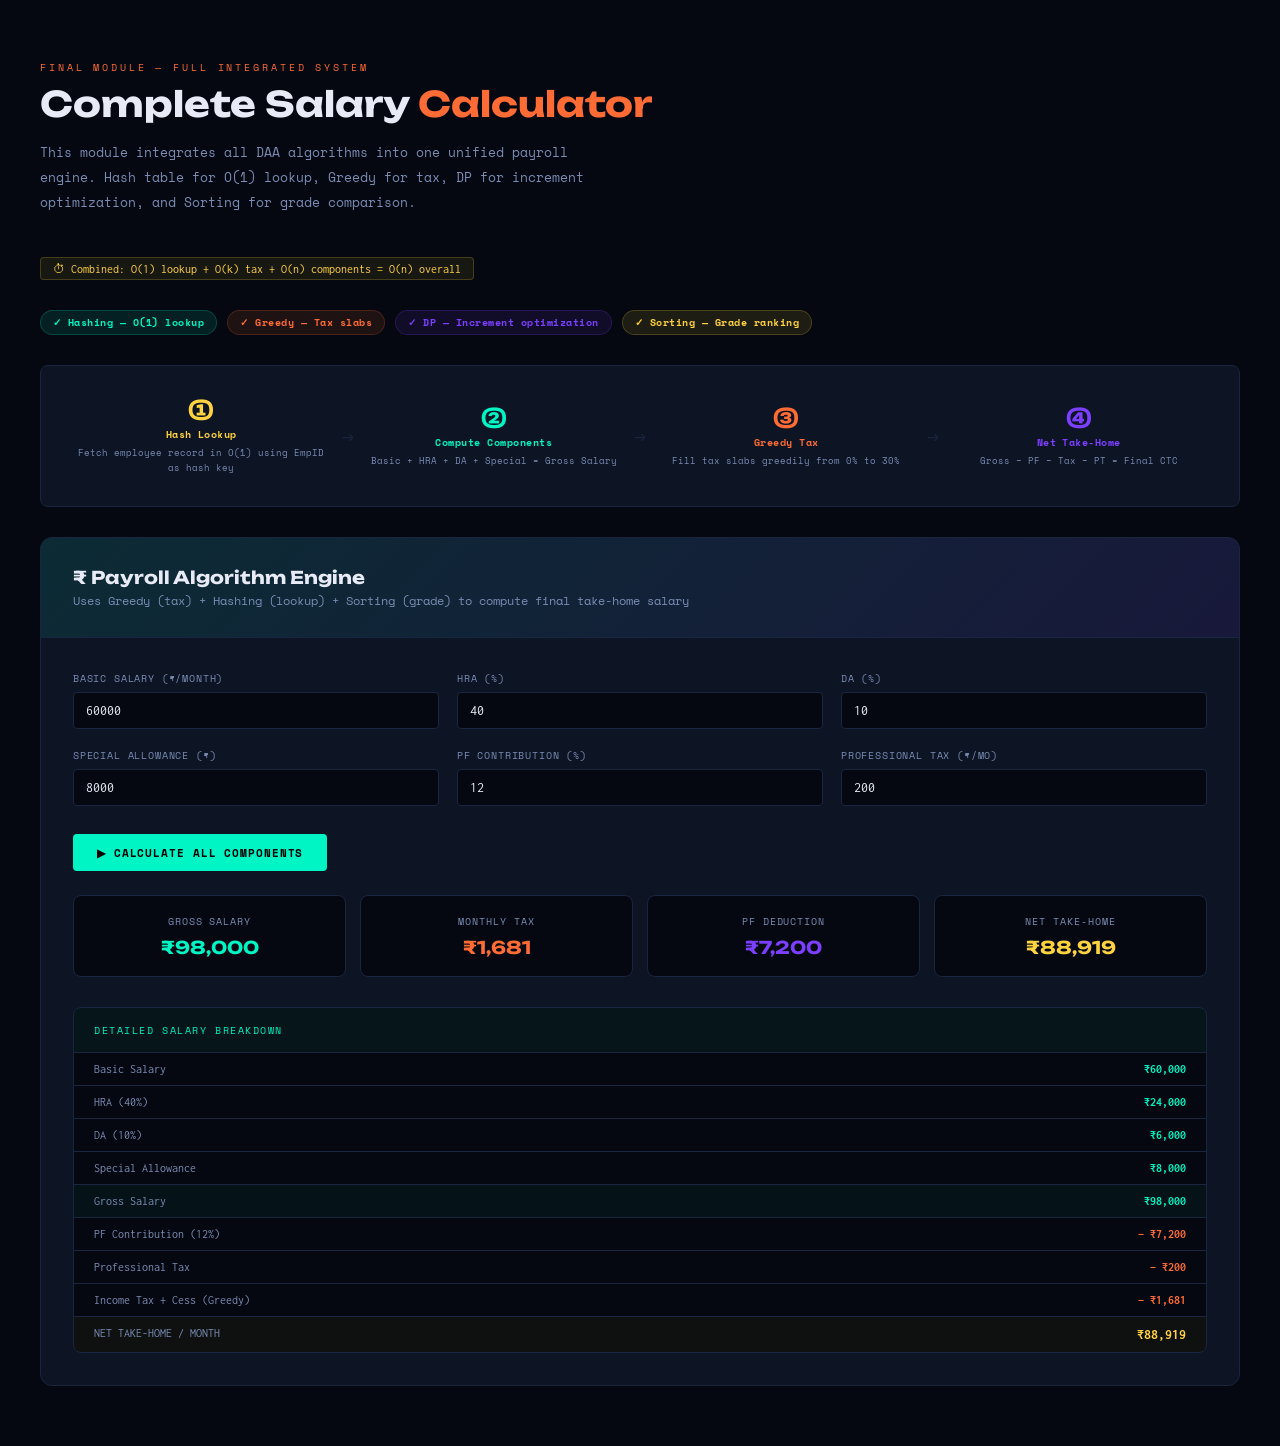
<file: sections/calculator.html>
<!-- ============================================
     sections/calculator.html
     Full Salary Calculator — Standalone Preview
============================================ -->

<!DOCTYPE html>
<html lang="en">
<head>
  <meta charset="UTF-8">
  <title>Salary Calculator — DAA Salary Engine</title>
  <link href="https://fonts.googleapis.com/css2?family=Space+Mono:wght@400;700&family=Unbounded:wght@700;900&family=Inconsolata:wght@400;700&display=swap" rel="stylesheet">
  <style>
    :root{--bg:#050810;--bg2:#080d1a;--surface:#0d1424;--border:#1a2540;--accent1:#00f5c4;--accent2:#ff6b35;--accent3:#7c3fff;--accent4:#ffd23f;--text:#e8eaf6;--text2:#7a8db5;--glow1:0 0 20px rgba(0,245,196,0.4);}
    *{box-sizing:border-box;margin:0;padding:0;}
    body{background:var(--bg);color:var(--text);font-family:'Space Mono',monospace;padding:60px 40px;}

    .section-label{font-size:.6rem;letter-spacing:.3em;text-transform:uppercase;color:var(--accent2);margin-bottom:10px;}
    .section-title{font-family:'Unbounded',sans-serif;font-weight:700;font-size:2.2rem;line-height:1.15;margin-bottom:16px;}
    .section-desc{color:var(--text2);font-size:.82rem;line-height:1.9;max-width:580px;margin-bottom:40px;}
    .tag-orange{color:var(--accent2);}
    .complexity{display:inline-flex;align-items:center;gap:8px;font-family:'Inconsolata',monospace;font-size:.75rem;color:var(--accent4);background:rgba(255,210,63,.08);border:1px solid rgba(255,210,63,.2);padding:4px 12px;border-radius:4px;margin-bottom:30px;}

    /* Algorithm tags */
    .algo-tags{display:flex;gap:10px;flex-wrap:wrap;margin-bottom:30px;}
    .algo-tag{font-size:.62rem;padding:4px 12px;border-radius:20px;font-weight:700;letter-spacing:.05em;}
    .at-teal  {background:rgba(0,245,196,.1);color:var(--accent1);border:1px solid rgba(0,245,196,.2);}
    .at-orange{background:rgba(255,107,53,.1);color:var(--accent2);border:1px solid rgba(255,107,53,.2);}
    .at-violet{background:rgba(124,63,255,.1);color:var(--accent3);border:1px solid rgba(124,63,255,.2);}
    .at-gold  {background:rgba(255,210,63,.1);color:var(--accent4);border:1px solid rgba(255,210,63,.2);}

    .calc-wrap{background:var(--surface);border:1px solid var(--border);border-radius:12px;overflow:hidden;}
    .calc-header{background:linear-gradient(135deg,rgba(0,245,196,.1),rgba(124,63,255,.1));padding:28px 32px;border-bottom:1px solid var(--border);}
    .calc-header h3{font-family:'Unbounded',sans-serif;font-size:1.1rem;font-weight:700;margin-bottom:4px;}
    .calc-header p{color:var(--text2);font-size:.72rem;}
    .calc-body{padding:32px;}
    .calc-grid{display:grid;grid-template-columns:1fr 1fr 1fr;gap:18px;margin-bottom:28px;}
    .form-field{display:flex;flex-direction:column;gap:6px;}
    .form-field label{font-size:.65rem;letter-spacing:.08em;text-transform:uppercase;color:var(--text2);}

    .fancy-input{width:100%;background:var(--bg);border:1px solid var(--border);color:var(--text);padding:10px 12px;font-family:'Inconsolata',monospace;font-size:.85rem;border-radius:4px;outline:none;transition:border-color .2s;}
    .fancy-input:focus{border-color:var(--accent1);}
    .fancy-input::-webkit-inner-spin-button{opacity:0;}

    .btn-primary{padding:10px 24px;border-radius:4px;font-family:'Space Mono',monospace;font-size:.7rem;letter-spacing:.08em;font-weight:700;cursor:pointer;border:none;background:var(--accent1);color:#000;transition:all .2s;text-transform:uppercase;}
    .btn-primary:hover{box-shadow:var(--glow1);transform:translateY(-1px);}

    .calc-output{display:grid;grid-template-columns:repeat(4,1fr);gap:14px;margin-top:24px;}
    .output-card{background:var(--bg);border:1px solid var(--border);border-radius:8px;padding:18px 16px;text-align:center;transition:border-color .3s;}
    .output-card:hover{border-color:var(--accent1);}
    .output-card .oc-label{font-size:.6rem;letter-spacing:.1em;text-transform:uppercase;color:var(--text2);margin-bottom:8px;}
    .output-card .oc-val{font-family:'Unbounded',sans-serif;font-size:1.1rem;font-weight:700;}

    /* Breakdown table */
    .breakdown{
      margin-top:30px;background:var(--bg);border:1px solid var(--border);
      border-radius:8px;overflow:hidden;
    }
    .breakdown-header{padding:14px 20px;background:rgba(0,245,196,.05);border-bottom:1px solid var(--border);font-size:.65rem;letter-spacing:.15em;text-transform:uppercase;color:var(--accent1);}
    .breakdown-row{display:flex;justify-content:space-between;padding:10px 20px;border-bottom:1px solid var(--border);font-size:.72rem;font-family:'Inconsolata',monospace;}
    .breakdown-row:last-child{border-bottom:none;}
    .breakdown-row .bk{color:var(--text2);}
    .breakdown-row .bv{font-weight:700;}
    .breakdown-row.earning .bv{color:var(--accent1);}
    .breakdown-row.deduction .bv{color:var(--accent2);}
    .breakdown-row.total .bv{color:var(--accent4);font-size:.9rem;}
    .breakdown-row.total{background:rgba(255,210,63,.04);}

    /* Algorithm flow diagram */
    .algo-flow{
      margin-top:30px;display:flex;align-items:center;gap:0;flex-wrap:wrap;
      background:var(--surface);border:1px solid var(--border);border-radius:8px;padding:20px;
    }
    .flow-step{text-align:center;flex:1;min-width:120px;padding:10px;}
    .flow-step .fs-num{font-family:'Unbounded',sans-serif;font-size:1.4rem;font-weight:900;margin-bottom:4px;}
    .flow-step .fs-name{font-size:.62rem;letter-spacing:.05em;font-weight:700;margin-bottom:4px;}
    .flow-step .fs-desc{font-size:.58rem;color:var(--text2);line-height:1.6;}
    .flow-arrow{color:var(--border);font-size:1.2rem;flex-shrink:0;}

    @media(max-width:900px){.calc-grid{grid-template-columns:1fr 1fr;}.calc-output{grid-template-columns:1fr 1fr;}}
    @media(max-width:600px){.calc-grid{grid-template-columns:1fr;}.algo-flow{flex-direction:column;}.flow-arrow{transform:rotate(90deg);}}
  </style>
</head>
<body>

  <div class="section-label">Final Module — Full Integrated System</div>
  <h2 class="section-title">Complete Salary <span class="tag-orange">Calculator</span></h2>
  <p class="section-desc">This module integrates all DAA algorithms into one unified payroll engine. Hash table for O(1) lookup, Greedy for tax, DP for increment optimization, and Sorting for grade comparison.</p>
  <div class="complexity">⏱ Combined: O(1) lookup + O(k) tax + O(n) components = O(n) overall</div>

  <!-- Algorithm tags used -->
  <div class="algo-tags">
    <span class="algo-tag at-teal">✓ Hashing — O(1) lookup</span>
    <span class="algo-tag at-orange">✓ Greedy — Tax slabs</span>
    <span class="algo-tag at-violet">✓ DP — Increment optimization</span>
    <span class="algo-tag at-gold">✓ Sorting — Grade ranking</span>
  </div>

  <!-- Algorithm flow -->
  <div class="algo-flow">
    <div class="flow-step">
      <div class="fs-num" style="color:var(--accent4)">①</div>
      <div class="fs-name" style="color:var(--accent4)">Hash Lookup</div>
      <div class="fs-desc">Fetch employee record in O(1) using EmpID as hash key</div>
    </div>
    <div class="flow-arrow">→</div>
    <div class="flow-step">
      <div class="fs-num" style="color:var(--accent1)">②</div>
      <div class="fs-name" style="color:var(--accent1)">Compute Components</div>
      <div class="fs-desc">Basic + HRA + DA + Special = Gross Salary</div>
    </div>
    <div class="flow-arrow">→</div>
    <div class="flow-step">
      <div class="fs-num" style="color:var(--accent2)">③</div>
      <div class="fs-name" style="color:var(--accent2)">Greedy Tax</div>
      <div class="fs-desc">Fill tax slabs greedily from 0% to 30%</div>
    </div>
    <div class="flow-arrow">→</div>
    <div class="flow-step">
      <div class="fs-num" style="color:var(--accent3)">④</div>
      <div class="fs-name" style="color:var(--accent3)">Net Take-Home</div>
      <div class="fs-desc">Gross − PF − Tax − PT = Final CTC</div>
    </div>
  </div>

  <!-- Calculator -->
  <div class="calc-wrap" style="margin-top:30px;">
    <div class="calc-header">
      <h3>₹ Payroll Algorithm Engine</h3>
      <p>Uses Greedy (tax) + Hashing (lookup) + Sorting (grade) to compute final take-home salary</p>
    </div>
    <div class="calc-body">
      <div class="calc-grid">
        <div class="form-field">
          <label>Basic Salary (₹/month)</label>
          <input class="fancy-input" type="number" id="c-basic"   value="60000" oninput="fullCalc()">
        </div>
        <div class="form-field">
          <label>HRA (%)</label>
          <input class="fancy-input" type="number" id="c-hra-pct" value="40"    oninput="fullCalc()">
        </div>
        <div class="form-field">
          <label>DA (%)</label>
          <input class="fancy-input" type="number" id="c-da"      value="10"    oninput="fullCalc()">
        </div>
        <div class="form-field">
          <label>Special Allowance (₹)</label>
          <input class="fancy-input" type="number" id="c-special" value="8000"  oninput="fullCalc()">
        </div>
        <div class="form-field">
          <label>PF Contribution (%)</label>
          <input class="fancy-input" type="number" id="c-pf"      value="12"    oninput="fullCalc()">
        </div>
        <div class="form-field">
          <label>Professional Tax (₹/mo)</label>
          <input class="fancy-input" type="number" id="c-pt"      value="200"   oninput="fullCalc()">
        </div>
      </div>

      <button class="btn-primary" onclick="fullCalc()">▶ Calculate All Components</button>

      <div class="calc-output" id="calc-output"></div>

      <!-- Detailed Breakdown -->
      <div class="breakdown" id="breakdown"></div>
    </div>
  </div>

  <script>
    function fullCalc(){
      const basic  =+document.getElementById('c-basic').value   ||0;
      const hraPct =+document.getElementById('c-hra-pct').value ||0;
      const daPct  =+document.getElementById('c-da').value      ||0;
      const special=+document.getElementById('c-special').value ||0;
      const pfPct  =+document.getElementById('c-pf').value      ||0;
      const pt     =+document.getElementById('c-pt').value      ||0;

      const hra  =Math.round(basic*hraPct/100);
      const da   =Math.round(basic*daPct/100);
      const gross=basic+hra+da+special;
      const pf   =Math.round(basic*pfPct/100);

      const annualTaxable=Math.max(0,(gross-hra)*12-50000-150000);
      const newSlabs=[{min:0,max:300000,r:0},{min:300001,max:700000,r:5},{min:700001,max:1000000,r:10},{min:1000001,max:1200000,r:15},{min:1200001,max:1500000,r:20},{min:1500001,max:Infinity,r:30}];
      let annualTax=0;
      newSlabs.forEach(s=>{const f=Math.max(0,Math.min(annualTaxable,s.max)-(s.min-1));annualTax+=f*s.r/100;});
      const monthlyTax=Math.round((annualTax*1.04)/12);
      const net=gross-pf-pt-monthlyTax;
      const fmt=n=>'₹'+Math.abs(n).toLocaleString('en-IN');

      const items=[
        {label:'Gross Salary',  val:fmt(gross),      color:'#00f5c4'},
        {label:'Monthly Tax',   val:fmt(monthlyTax), color:'#ff6b35'},
        {label:'PF Deduction',  val:fmt(pf),         color:'#7c3fff'},
        {label:'Net Take-Home', val:fmt(net),        color:'#ffd23f'},
      ];
      document.getElementById('calc-output').innerHTML=items.map(it=>`<div class="output-card"><div class="oc-label">${it.label}</div><div class="oc-val" style="color:${it.color}">${it.val}</div></div>`).join('');

      document.getElementById('breakdown').innerHTML=`
        <div class="breakdown-header">Detailed Salary Breakdown</div>
        <div class="breakdown-row earning"><span class="bk">Basic Salary</span><span class="bv">${fmt(basic)}</span></div>
        <div class="breakdown-row earning"><span class="bk">HRA (${hraPct}%)</span><span class="bv">${fmt(hra)}</span></div>
        <div class="breakdown-row earning"><span class="bk">DA (${daPct}%)</span><span class="bv">${fmt(da)}</span></div>
        <div class="breakdown-row earning"><span class="bk">Special Allowance</span><span class="bv">${fmt(special)}</span></div>
        <div class="breakdown-row earning" style="background:rgba(0,245,196,.04)"><span class="bk">Gross Salary</span><span class="bv" style="color:var(--accent1)">${fmt(gross)}</span></div>
        <div class="breakdown-row deduction"><span class="bk">PF Contribution (${pfPct}%)</span><span class="bv">− ${fmt(pf)}</span></div>
        <div class="breakdown-row deduction"><span class="bk">Professional Tax</span><span class="bv">− ${fmt(pt)}</span></div>
        <div class="breakdown-row deduction"><span class="bk">Income Tax + Cess (Greedy)</span><span class="bv">− ${fmt(monthlyTax)}</span></div>
        <div class="breakdown-row total"><span class="bk">NET TAKE-HOME / MONTH</span><span class="bv">${fmt(net)}</span></div>`;
    }
    fullCalc();
  </script>
</body>
</html>
</file>
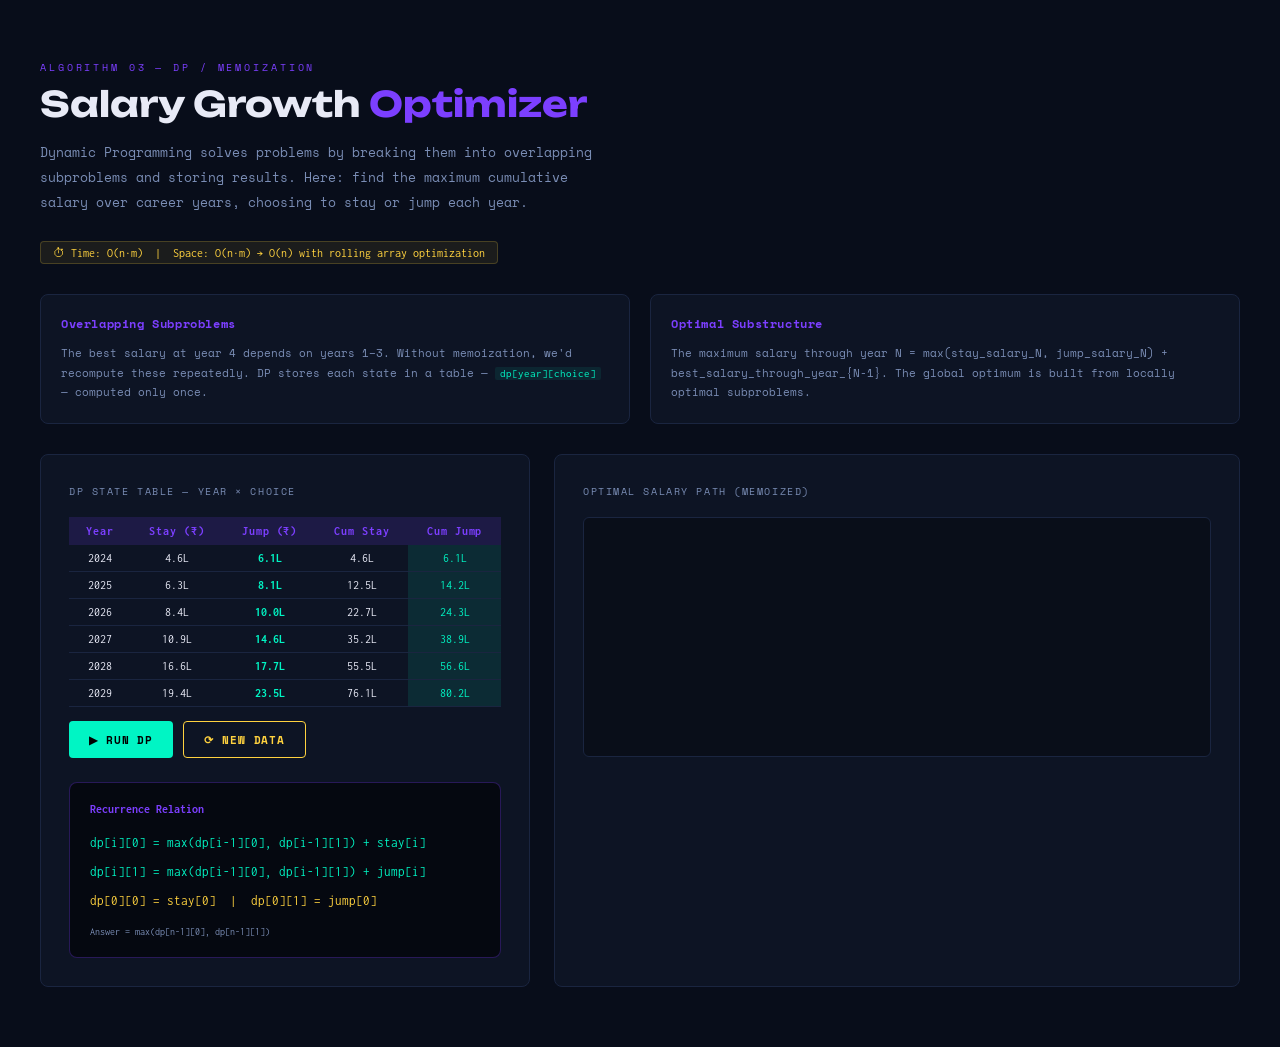
<file: sections/dp.html>
<!-- ============================================
     sections/dp.html
     Dynamic Programming — Standalone Preview
============================================ -->

<!DOCTYPE html>
<html lang="en">
<head>
  <meta charset="UTF-8">
  <title>Dynamic Programming — DAA Salary Engine</title>
  <link href="https://fonts.googleapis.com/css2?family=Space+Mono:wght@400;700&family=Unbounded:wght@700;900&family=Inconsolata:wght@400;700&display=swap" rel="stylesheet">
  <style>
    :root{--bg:#050810;--bg2:#080d1a;--surface:#0d1424;--border:#1a2540;--accent1:#00f5c4;--accent2:#ff6b35;--accent3:#7c3fff;--accent4:#ffd23f;--text:#e8eaf6;--text2:#7a8db5;}
    *{box-sizing:border-box;margin:0;padding:0;}
    body{background:var(--bg2);color:var(--text);font-family:'Space Mono',monospace;padding:60px 40px;}

    .section-label{font-size:.6rem;letter-spacing:.3em;text-transform:uppercase;color:var(--accent3);margin-bottom:10px;}
    .section-title{font-family:'Unbounded',sans-serif;font-weight:700;font-size:2.2rem;line-height:1.15;margin-bottom:16px;}
    .section-desc{color:var(--text2);font-size:.82rem;line-height:1.9;max-width:580px;margin-bottom:24px;}
    .tag-violet{color:var(--accent3);}
    .complexity{display:inline-flex;align-items:center;gap:8px;font-family:'Inconsolata',monospace;font-size:.75rem;color:var(--accent4);background:rgba(255,210,63,.08);border:1px solid rgba(255,210,63,.2);padding:4px 12px;border-radius:4px;margin-bottom:30px;}

    /* DP Concept */
    .dp-concept{
      display:grid;grid-template-columns:1fr 1fr;gap:20px;margin-bottom:30px;
    }
    .concept-card{background:var(--surface);border:1px solid var(--border);border-radius:8px;padding:20px;}
    .concept-card h4{color:var(--accent3);font-size:.75rem;margin-bottom:12px;letter-spacing:.05em;}
    .concept-card p{font-size:.68rem;color:var(--text2);line-height:1.8;}
    .concept-card code{font-family:'Inconsolata',monospace;color:var(--accent1);background:rgba(0,245,196,.08);padding:1px 5px;border-radius:2px;}

    .dp-grid{display:grid;grid-template-columns:1fr 1.4fr;gap:24px;}
    .card{background:var(--surface);border:1px solid var(--border);border-radius:8px;padding:28px;}
    .card-title{font-size:.65rem;letter-spacing:.15em;text-transform:uppercase;color:var(--text2);margin-bottom:18px;}

    .dp-table-wrap{overflow-x:auto;}
    .dp-table{width:100%;border-collapse:collapse;font-family:'Inconsolata',monospace;font-size:.72rem;}
    .dp-table th{background:rgba(124,63,255,.15);color:var(--accent3);padding:8px 14px;text-align:center;font-weight:700;letter-spacing:.08em;}
    .dp-table td{padding:7px 14px;text-align:center;border-bottom:1px solid var(--border);transition:background .2s;}
    .dp-table tr:hover td{background:rgba(124,63,255,.06);}
    .dp-table .dp-highlight{color:var(--accent1);font-weight:700;}
    .dp-table .dp-max{background:rgba(0,245,196,.1) !important;color:var(--accent1);}

    #dp-chart-area{height:240px;position:relative;background:rgba(0,0,0,.3);border-radius:6px;padding:16px;border:1px solid var(--border);}
    #dp-chart-area canvas{width:100% !important;height:100% !important;}
    #dp-summary{margin-top:14px;font-size:.7rem;color:var(--text2);line-height:1.9;}

    .btn{padding:9px 20px;border-radius:4px;font-family:'Space Mono',monospace;font-size:.7rem;letter-spacing:.08em;font-weight:700;cursor:pointer;border:none;transition:all .2s;text-transform:uppercase;}
    .btn-primary{background:var(--accent1);color:#000;}
    .btn-primary:hover{box-shadow:0 0 20px rgba(0,245,196,0.4);transform:translateY(-1px);}
    .btn-gold{background:transparent;color:var(--accent4);border:1px solid var(--accent4);}
    .btn-gold:hover{background:rgba(255,210,63,.1);}

    /* Recurrence box */
    .recurrence{
      margin-top:24px;background:var(--bg);
      border:1px solid rgba(124,63,255,.3);
      border-radius:8px;padding:20px;
      font-family:'Inconsolata',monospace;
    }
    .recurrence h4{color:var(--accent3);font-size:.75rem;margin-bottom:14px;}
    .recurrence .formula{font-size:.82rem;color:var(--accent1);line-height:2.2;}
    .recurrence .base{color:var(--accent4);}
    .recurrence .note{font-size:.64rem;color:var(--text2);margin-top:10px;}

    @media(max-width:768px){.dp-grid,.dp-concept{grid-template-columns:1fr;}}
  </style>
</head>
<body>

  <div class="section-label">Algorithm 03 — DP / Memoization</div>
  <h2 class="section-title">Salary Growth <span class="tag-violet">Optimizer</span></h2>
  <p class="section-desc">Dynamic Programming solves problems by breaking them into overlapping subproblems and storing results. Here: find the maximum cumulative salary over career years, choosing to stay or jump each year.</p>
  <div class="complexity">⏱ Time: O(n·m) &nbsp;|&nbsp; Space: O(n·m) → O(n) with rolling array optimization</div>

  <!-- DP Concept -->
  <div class="dp-concept">
    <div class="concept-card">
      <h4>Overlapping Subproblems</h4>
      <p>The best salary at year 4 depends on years 1–3. Without memoization, we'd recompute these repeatedly. DP stores each state in a table — <code>dp[year][choice]</code> — computed only once.</p>
    </div>
    <div class="concept-card">
      <h4>Optimal Substructure</h4>
      <p>The maximum salary through year N = max(stay_salary_N, jump_salary_N) + best_salary_through_year_{N-1}. The global optimum is built from locally optimal subproblems.</p>
    </div>
  </div>

  <!-- DP Table + Chart -->
  <div class="dp-grid">
    <div class="card">
      <div class="card-title">DP State Table — Year × Choice</div>
      <div class="dp-table-wrap">
        <table class="dp-table" id="dp-table"></table>
      </div>
      <div style="margin-top:14px;display:flex;gap:10px;flex-wrap:wrap;">
        <button class="btn btn-primary" onclick="runDP()">▶ Run DP</button>
        <button class="btn btn-gold"    onclick="randomDP()">⟳ New Data</button>
      </div>

      <!-- Recurrence Relation -->
      <div class="recurrence">
        <h4>Recurrence Relation</h4>
        <div class="formula">
          dp[i][0] = max(dp[i-1][0], dp[i-1][1]) + stay[i]<br>
          dp[i][1] = max(dp[i-1][0], dp[i-1][1]) + jump[i]
        </div>
        <div class="formula base">
          dp[0][0] = stay[0] &nbsp;|&nbsp; dp[0][1] = jump[0]
        </div>
        <div class="note">Answer = max(dp[n-1][0], dp[n-1][1])</div>
      </div>
    </div>

    <div class="card">
      <div class="card-title">Optimal Salary Path (Memoized)</div>
      <div id="dp-chart-area"><canvas id="dpChart"></canvas></div>
      <div id="dp-summary"></div>
    </div>
  </div>

  <script>
    let dpYears=[];
    function randomDP(){
      dpYears=[];let base=400000+Math.floor(Math.random()*200000);
      for(let y=0;y<6;y++){const stay=Math.round(base*(1+(Math.random()*.15+.05)));const jump=Math.round(base*(1+(Math.random()*.35+.15)));dpYears.push({year:2024+y,stay,jump});base=Math.max(stay,jump)*.98;}
      buildDPTable();
    }
    function buildDPTable(){
      const n=dpYears.length;const dp=Array.from({length:n},()=>[0,0]);
      dp[0][0]=dpYears[0].stay;dp[0][1]=dpYears[0].jump;
      for(let i=1;i<n;i++){const prev=Math.max(dp[i-1][0],dp[i-1][1]);dp[i][0]=prev+dpYears[i].stay;dp[i][1]=prev+dpYears[i].jump;}
      const th=`<tr><th>Year</th><th>Stay (₹)</th><th>Jump (₹)</th><th>Cum Stay</th><th>Cum Jump</th></tr>`;
      const rows=dpYears.map((y,i)=>`<tr><td>${y.year}</td><td>${(y.stay/100000).toFixed(1)}L</td><td class="dp-highlight">${(y.jump/100000).toFixed(1)}L</td><td>${(dp[i][0]/100000).toFixed(1)}L</td><td class="dp-max">${(dp[i][1]/100000).toFixed(1)}L</td></tr>`).join('');
      document.getElementById('dp-table').innerHTML=th+rows;
    }
    function runDP(){
      if(!dpYears.length)randomDP();
      const jump=dpYears.map(y=>y.jump/100000);const stay=dpYears.map(y=>y.stay/100000);
      const canvas=document.getElementById('dpChart');const ctx=canvas.getContext('2d');
      ctx.clearRect(0,0,canvas.width,canvas.height);
      const cw=canvas.parentElement.offsetWidth-32;const ch=canvas.parentElement.offsetHeight-32;
      canvas.width=cw;canvas.height=ch;
      const all=[...jump,...stay];const maxV=Math.max(...all)*1.1;const minV=Math.min(...all)*.9;
      const pad={l:40,r:20,t:20,b:30};const W=cw-pad.l-pad.r;const H=ch-pad.t-pad.b;const n=dpYears.length;const xStep=W/(n-1);
      const toX=i=>pad.l+i*xStep;const toY=v=>pad.t+H-((v-minV)/(maxV-minV))*H;
      ctx.strokeStyle='rgba(26,37,64,0.8)';ctx.lineWidth=.5;
      for(let i=0;i<5;i++){const y=pad.t+(i/4)*H;const val=maxV-(i/4)*(maxV-minV);ctx.beginPath();ctx.moveTo(pad.l,y);ctx.lineTo(pad.l+W,y);ctx.stroke();ctx.fillStyle='rgba(122,141,181,0.7)';ctx.font='9px Inconsolata';ctx.fillText(val.toFixed(1)+'L',2,y+3);}
      function drawLine(data,color){ctx.beginPath();ctx.moveTo(toX(0),toY(data[0]));for(let i=1;i<n;i++)ctx.lineTo(toX(i),toY(data[i]));ctx.strokeStyle=color;ctx.lineWidth=2;ctx.stroke();data.forEach((v,i)=>{ctx.beginPath();ctx.arc(toX(i),toY(v),4,0,Math.PI*2);ctx.fillStyle=color;ctx.fill();});}
      drawLine(jump,'#00f5c4');drawLine(stay,'#7c3fff');
      dpYears.forEach((y,i)=>{ctx.fillStyle='#7a8db5';ctx.font='9px Space Mono';ctx.fillText(y.year,toX(i)-12,ch-6);});
      document.getElementById('dp-summary').innerHTML=`<span style="color:var(--accent1)">●</span> Optimal (Jump): ${jump.reduce((a,b)=>a+b,0).toFixed(1)}L total &nbsp;|&nbsp; <span style="color:var(--accent3)">●</span> Stay: ${stay.reduce((a,b)=>a+b,0).toFixed(1)}L<br>DP memoizes each state — <span style="color:var(--accent4)">O(n·2)</span> table entries`;
    }
    randomDP();
  </script>
</body>
</html>
</file>
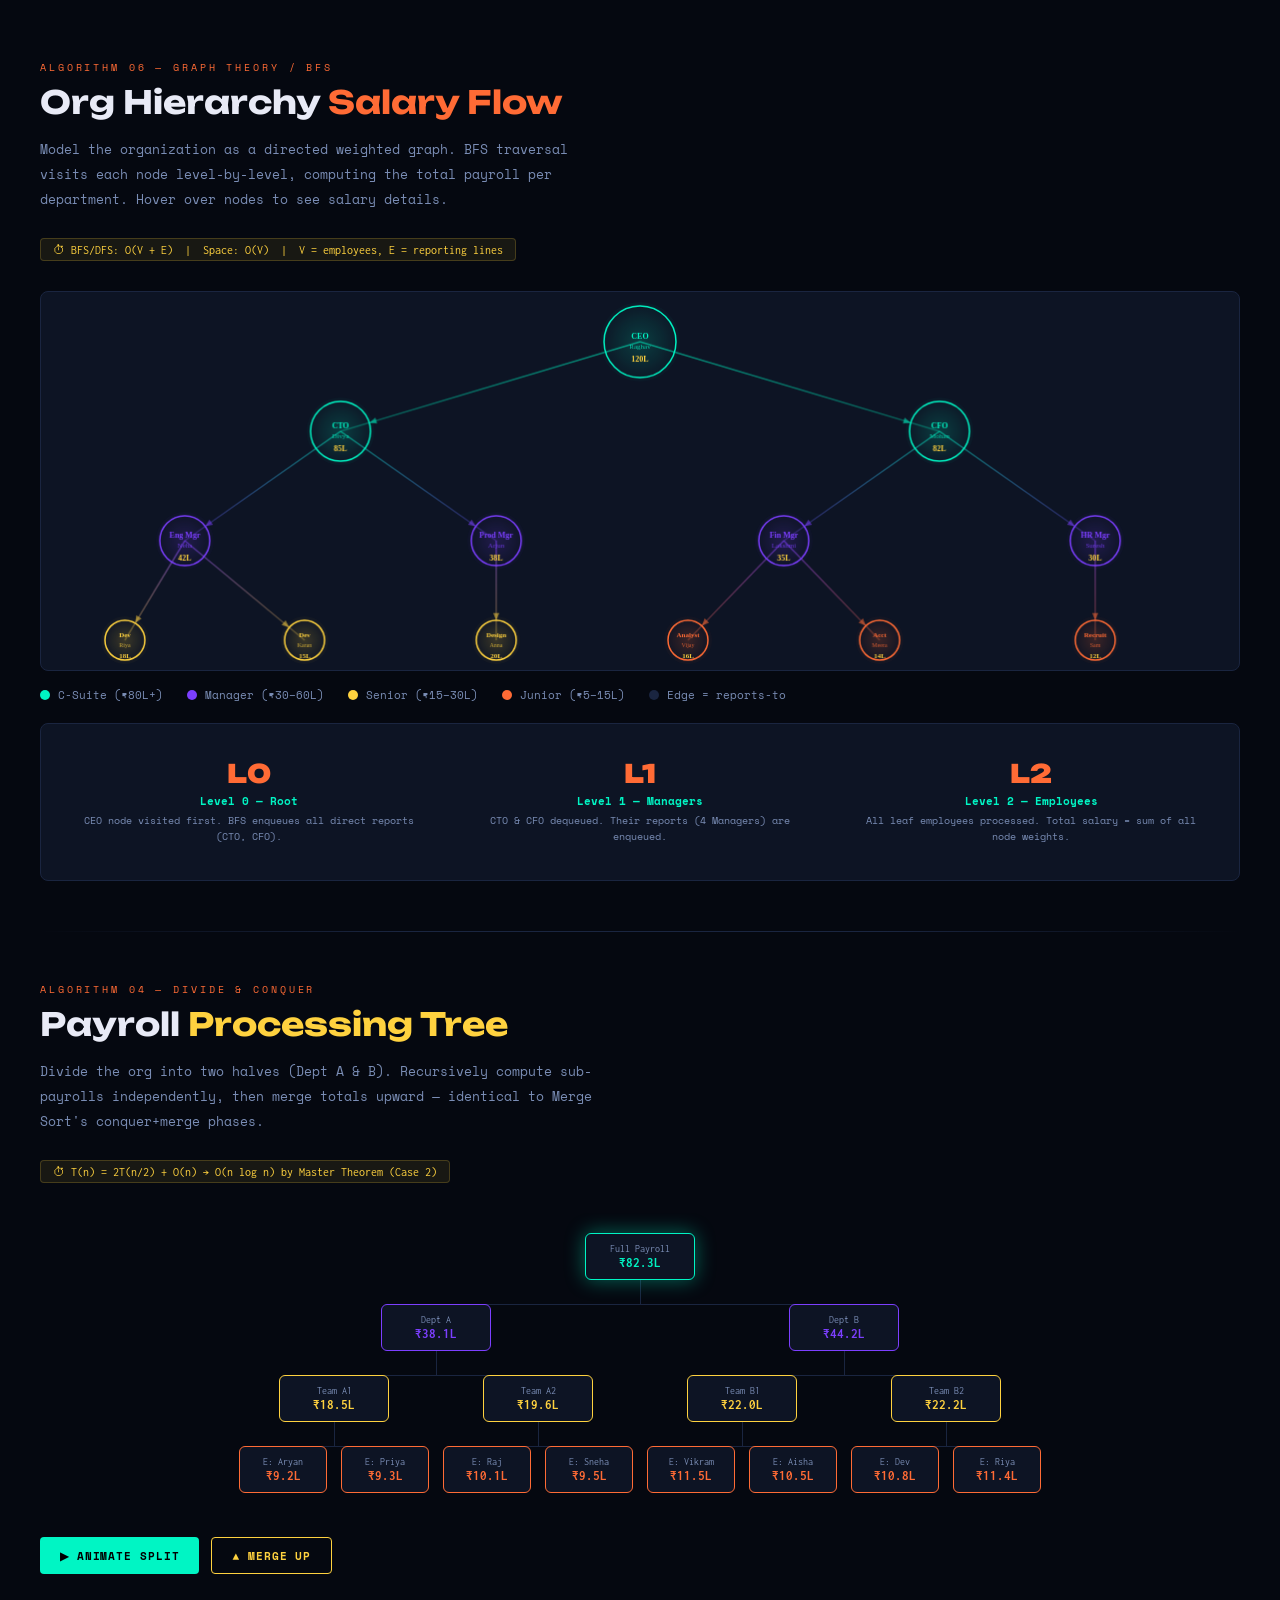
<file: sections/graph.html>
<!-- ============================================
     sections/graph.html
     Graph BFS + D&C Tree — Standalone Preview
============================================ -->

<!DOCTYPE html>
<html lang="en">
<head>
  <meta charset="UTF-8">
  <title>Graph & D&C — DAA Salary Engine</title>
  <link href="https://fonts.googleapis.com/css2?family=Space+Mono:wght@400;700&family=Unbounded:wght@700;900&family=Inconsolata:wght@400;700&display=swap" rel="stylesheet">
  <style>
    :root{--bg:#050810;--bg2:#080d1a;--surface:#0d1424;--border:#1a2540;--accent1:#00f5c4;--accent2:#ff6b35;--accent3:#7c3fff;--accent4:#ffd23f;--text:#e8eaf6;--text2:#7a8db5;--glow1:0 0 20px rgba(0,245,196,0.4);}
    *{box-sizing:border-box;margin:0;padding:0;}
    body{background:var(--bg);color:var(--text);font-family:'Space Mono',monospace;padding:60px 40px;}

    .section-label{font-size:.6rem;letter-spacing:.3em;text-transform:uppercase;color:var(--accent2);margin-bottom:10px;}
    .section-title{font-family:'Unbounded',sans-serif;font-weight:700;font-size:2rem;line-height:1.15;margin-bottom:16px;}
    .section-desc{color:var(--text2);font-size:.82rem;line-height:1.9;max-width:580px;margin-bottom:24px;}
    .tag-orange{color:var(--accent2);}
    .tag-gold{color:var(--accent4);}
    .complexity{display:inline-flex;align-items:center;gap:8px;font-family:'Inconsolata',monospace;font-size:.75rem;color:var(--accent4);background:rgba(255,210,63,.08);border:1px solid rgba(255,210,63,.2);padding:4px 12px;border-radius:4px;margin-bottom:30px;}

    .divider-line{height:1px;background:linear-gradient(90deg,transparent,var(--border) 30%,var(--border) 70%,transparent);margin:50px 0;}

    /* Graph section */
    #org-canvas-wrap{background:var(--surface);border:1px solid var(--border);border-radius:8px;overflow:hidden;position:relative;height:380px;}
    #org-canvas{width:100%;height:100%;}
    .graph-legend{display:flex;gap:24px;margin-top:16px;flex-wrap:wrap;}
    .legend-item{display:flex;align-items:center;gap:8px;font-size:.68rem;color:var(--text2);}
    .legend-dot{width:10px;height:10px;border-radius:50%;}

    .bfs-info{
      margin-top:20px;background:var(--surface);border:1px solid var(--border);
      border-radius:8px;padding:20px;
      display:grid;grid-template-columns:1fr 1fr 1fr;gap:16px;
    }
    .bfs-step{text-align:center;padding:14px;}
    .bfs-step .num{font-family:'Unbounded',sans-serif;font-size:1.6rem;font-weight:900;color:var(--accent2);}
    .bfs-step .lbl{font-size:.68rem;color:var(--accent1);margin:4px 0;font-weight:700;}
    .bfs-step .desc{font-size:.62rem;color:var(--text2);line-height:1.7;}

    /* D&C Tree */
    .tree-container{display:flex;justify-content:center;padding:20px 0;overflow-x:auto;}
    .tree-node{display:flex;flex-direction:column;align-items:center;}
    .node-box{background:var(--surface);border:1px solid var(--border);border-radius:6px;padding:10px 16px;font-family:'Inconsolata',monospace;font-size:.7rem;text-align:center;min-width:110px;position:relative;transition:border-color .3s,box-shadow .3s,transform .2s;cursor:pointer;}
    .node-box.root{border-color:var(--accent1);box-shadow:var(--glow1);}
    .node-box.level1{border-color:var(--accent3);}
    .node-box.level2{border-color:var(--accent4);}
    .node-box.leaf{border-color:var(--accent2);font-size:.65rem;min-width:88px;}
    .node-box:hover{transform:translateY(-2px);}
    .node-label{color:var(--text2);font-size:.6rem;margin-bottom:2px;}
    .node-val{font-weight:700;font-size:.82rem;}
    .node-val.teal{color:var(--accent1);}
    .node-val.violet{color:var(--accent3);}
    .node-val.gold{color:var(--accent4);}
    .node-val.orange{color:var(--accent2);}
    .children-row{display:flex;gap:14px;position:relative;padding-top:0;}
    .connector{width:1px;height:24px;background:var(--border);margin:0 auto;}
    .h-connector{position:absolute;top:0;left:0;right:0;height:1px;background:var(--border);}

    .btn{padding:9px 20px;border-radius:4px;font-family:'Space Mono',monospace;font-size:.7rem;letter-spacing:.08em;font-weight:700;cursor:pointer;border:none;transition:all .2s;text-transform:uppercase;}
    .btn-primary{background:var(--accent1);color:#000;}
    .btn-primary:hover{box-shadow:var(--glow1);transform:translateY(-1px);}
    .btn-gold{background:transparent;color:var(--accent4);border:1px solid var(--accent4);}
    .btn-gold:hover{background:rgba(255,210,63,.1);}

    @media(max-width:768px){.bfs-info{grid-template-columns:1fr;}}
  </style>
</head>
<body>

  <!-- GRAPH SECTION -->
  <div class="section-label">Algorithm 06 — Graph Theory / BFS</div>
  <h2 class="section-title">Org Hierarchy <span class="tag-orange">Salary Flow</span></h2>
  <p class="section-desc">Model the organization as a directed weighted graph. BFS traversal visits each node level-by-level, computing the total payroll per department. Hover over nodes to see salary details.</p>
  <div class="complexity">⏱ BFS/DFS: O(V + E) &nbsp;|&nbsp; Space: O(V) &nbsp;|&nbsp; V = employees, E = reporting lines</div>

  <div id="org-canvas-wrap"><canvas id="org-canvas"></canvas></div>
  <div class="graph-legend">
    <div class="legend-item"><div class="legend-dot" style="background:var(--accent1)"></div> C-Suite (₹80L+)</div>
    <div class="legend-item"><div class="legend-dot" style="background:var(--accent3)"></div> Manager (₹30–60L)</div>
    <div class="legend-item"><div class="legend-dot" style="background:var(--accent4)"></div> Senior (₹15–30L)</div>
    <div class="legend-item"><div class="legend-dot" style="background:var(--accent2)"></div> Junior (₹5–15L)</div>
    <div class="legend-item"><div class="legend-dot" style="background:var(--border)"></div> Edge = reports-to</div>
  </div>

  <!-- BFS Steps -->
  <div class="bfs-info">
    <div class="bfs-step">
      <div class="num">L0</div>
      <div class="lbl">Level 0 — Root</div>
      <div class="desc">CEO node visited first. BFS enqueues all direct reports (CTO, CFO).</div>
    </div>
    <div class="bfs-step">
      <div class="num">L1</div>
      <div class="lbl">Level 1 — Managers</div>
      <div class="desc">CTO &amp; CFO dequeued. Their reports (4 Managers) are enqueued.</div>
    </div>
    <div class="bfs-step">
      <div class="num">L2</div>
      <div class="lbl">Level 2 — Employees</div>
      <div class="desc">All leaf employees processed. Total salary = sum of all node weights.</div>
    </div>
  </div>

  <div class="divider-line"></div>

  <!-- D&C TREE SECTION -->
  <div class="section-label">Algorithm 04 — Divide &amp; Conquer</div>
  <h2 class="section-title">Payroll <span class="tag-gold">Processing Tree</span></h2>
  <p class="section-desc">Divide the org into two halves (Dept A &amp; B). Recursively compute sub-payrolls independently, then merge totals upward — identical to Merge Sort's conquer+merge phases.</p>
  <div class="complexity">⏱ T(n) = 2T(n/2) + O(n) → O(n log n) by Master Theorem (Case 2)</div>

  <div class="tree-container" id="dnc-tree"></div>
  <div style="display:flex;gap:12px;margin-top:24px;flex-wrap:wrap;">
    <button class="btn btn-primary" onclick="buildTree()">▶ Animate Split</button>
    <button class="btn btn-gold"    onclick="mergeTree()">▲ Merge Up</button>
  </div>

  <script>
    /* ── Graph Canvas ── */
    (function(){
      const canvas=document.getElementById('org-canvas');
      const wrap=document.getElementById('org-canvas-wrap');
      const ctx=canvas.getContext('2d');
      canvas.width=wrap.offsetWidth;canvas.height=380;
      const cw=canvas.width,ch=canvas.height;
      const nodes=[
        {id:0,name:'CEO\nRaghav',sal:'120L',color:'#00f5c4',x:cw/2,y:50,r:36},
        {id:1,name:'CTO\nDivya',sal:'85L',color:'#00f5c4',x:cw*.25,y:140,r:30},
        {id:2,name:'CFO\nMohan',sal:'82L',color:'#00f5c4',x:cw*.75,y:140,r:30},
        {id:3,name:'Eng Mgr\nNeha',sal:'42L',color:'#7c3fff',x:cw*.12,y:250,r:25},
        {id:4,name:'Prod Mgr\nArjun',sal:'38L',color:'#7c3fff',x:cw*.38,y:250,r:25},
        {id:5,name:'Fin Mgr\nLakshmi',sal:'35L',color:'#7c3fff',x:cw*.62,y:250,r:25},
        {id:6,name:'HR Mgr\nSuresh',sal:'30L',color:'#7c3fff',x:cw*.88,y:250,r:25},
        {id:7,name:'Dev\nRiya',sal:'18L',color:'#ffd23f',x:cw*.07,y:350,r:20},
        {id:8,name:'Dev\nKaran',sal:'15L',color:'#ffd23f',x:cw*.22,y:350,r:20},
        {id:9,name:'Design\nAnna',sal:'20L',color:'#ffd23f',x:cw*.38,y:350,r:20},
        {id:10,name:'Analyst\nVijay',sal:'16L',color:'#ff6b35',x:cw*.54,y:350,r:20},
        {id:11,name:'Acct\nMeera',sal:'14L',color:'#ff6b35',x:cw*.70,y:350,r:20},
        {id:12,name:'Recruit\nSam',sal:'12L',color:'#ff6b35',x:cw*.88,y:350,r:20},
      ];
      const edges=[[0,1],[0,2],[1,3],[1,4],[2,5],[2,6],[3,7],[3,8],[4,9],[5,10],[5,11],[6,12]];
      let hovered=-1;
      function draw(){
        ctx.clearRect(0,0,cw,ch);
        edges.forEach(([a,b])=>{
          const na=nodes[a],nb=nodes[b];
          const grad=ctx.createLinearGradient(na.x,na.y,nb.x,nb.y);
          grad.addColorStop(0,na.color+'88');grad.addColorStop(1,nb.color+'44');
          ctx.beginPath();ctx.moveTo(na.x,na.y);ctx.lineTo(nb.x,nb.y);ctx.strokeStyle=grad;ctx.lineWidth=1.5;ctx.stroke();
          const angle=Math.atan2(nb.y-na.y,nb.x-na.x);const ax=nb.x-Math.cos(angle)*nb.r;const ay=nb.y-Math.sin(angle)*nb.r;
          ctx.beginPath();ctx.moveTo(ax,ay);ctx.lineTo(ax-8*Math.cos(angle-.4),ay-8*Math.sin(angle-.4));ctx.lineTo(ax-8*Math.cos(angle+.4),ay-8*Math.sin(angle+.4));ctx.closePath();ctx.fillStyle=nb.color+'88';ctx.fill();
        });
        nodes.forEach((n,i)=>{
          const isH=hovered===i;
          const grd=ctx.createRadialGradient(n.x,n.y,0,n.x,n.y,n.r);grd.addColorStop(0,n.color+'30');grd.addColorStop(1,n.color+'08');
          ctx.beginPath();ctx.arc(n.x,n.y,n.r+4,0,Math.PI*2);ctx.fillStyle=grd;ctx.fill();
          ctx.beginPath();ctx.arc(n.x,n.y,n.r,0,Math.PI*2);ctx.strokeStyle=n.color;ctx.lineWidth=isH?2.5:1.5;ctx.stroke();
          const lines=n.name.split('\n');ctx.fillStyle=isH?'#fff':n.color;ctx.font=`bold ${n.r>24?8:7}px Inconsolata`;ctx.textAlign='center';ctx.textBaseline='middle';
          ctx.fillText(lines[0],n.x,n.y-5);ctx.fillStyle=n.color+'cc';ctx.font=`${n.r>24?7:6}px Inconsolata`;ctx.fillText(lines[1]||'',n.x,n.y+5);
          ctx.fillStyle='#ffd23f';ctx.font=`bold ${n.r>24?8:7}px Inconsolata`;ctx.fillText(n.sal,n.x,n.y+(n.r>24?18:16));
        });
      }
      canvas.addEventListener('mousemove',e=>{const rect=canvas.getBoundingClientRect();const mx=e.clientX-rect.left,my=e.clientY-rect.top;hovered=nodes.findIndex(n=>Math.hypot(n.x-mx,n.y-my)<n.r+4);draw();});
      draw();
    })();

    /* ── D&C Tree ── */
    const treeData={
      label:'Full Payroll',val:'₹82.3L',cls:'root teal',
      children:[
        {label:'Dept A',val:'₹38.1L',cls:'level1 violet',children:[
          {label:'Team A1',val:'₹18.5L',cls:'level2 gold',children:[{label:'E: Aryan\n₹9.2L',cls:'leaf orange'},{label:'E: Priya\n₹9.3L',cls:'leaf orange'}]},
          {label:'Team A2',val:'₹19.6L',cls:'level2 gold',children:[{label:'E: Raj\n₹10.1L',cls:'leaf orange'},{label:'E: Sneha\n₹9.5L',cls:'leaf orange'}]}
        ]},
        {label:'Dept B',val:'₹44.2L',cls:'level1 violet',children:[
          {label:'Team B1',val:'₹22.0L',cls:'level2 gold',children:[{label:'E: Vikram\n₹11.5L',cls:'leaf orange'},{label:'E: Aisha\n₹10.5L',cls:'leaf orange'}]},
          {label:'Team B2',val:'₹22.2L',cls:'level2 gold',children:[{label:'E: Dev\n₹10.8L',cls:'leaf orange'},{label:'E: Riya\n₹11.4L',cls:'leaf orange'}]}
        ]}
      ]
    };
    function makeNode(n){
      const parts=n.label.split('\n');const vc=n.cls.includes('teal')?'teal':n.cls.includes('violet')?'violet':n.cls.includes('gold')?'gold':'orange';
      const box=`<div class="node-box ${n.cls}"><div class="node-label">${parts[0]}</div>${n.val?`<div class="node-val ${vc}">${n.val}</div>`:`<div class="node-val ${vc}">${parts[1]||''}</div>`}</div>`;
      if(!n.children)return`<div class="tree-node">${box}</div>`;
      const ch=n.children.map(makeNode).join('');
      return`<div class="tree-node">${box}<div class="connector"></div><div style="position:relative"><div class="h-connector" style="left:25%;right:25%;"></div><div class="children-row">${ch}</div></div></div>`;
    }
    function buildTree(){document.getElementById('dnc-tree').innerHTML=makeNode(treeData);}
    function mergeTree(){document.querySelectorAll('.node-box').forEach((el,i)=>{setTimeout(()=>{el.style.transform='scale(1.05)';setTimeout(()=>el.style.transform='',300);},i*120);});}
    buildTree();
  </script>
</body>
</html>
</file>
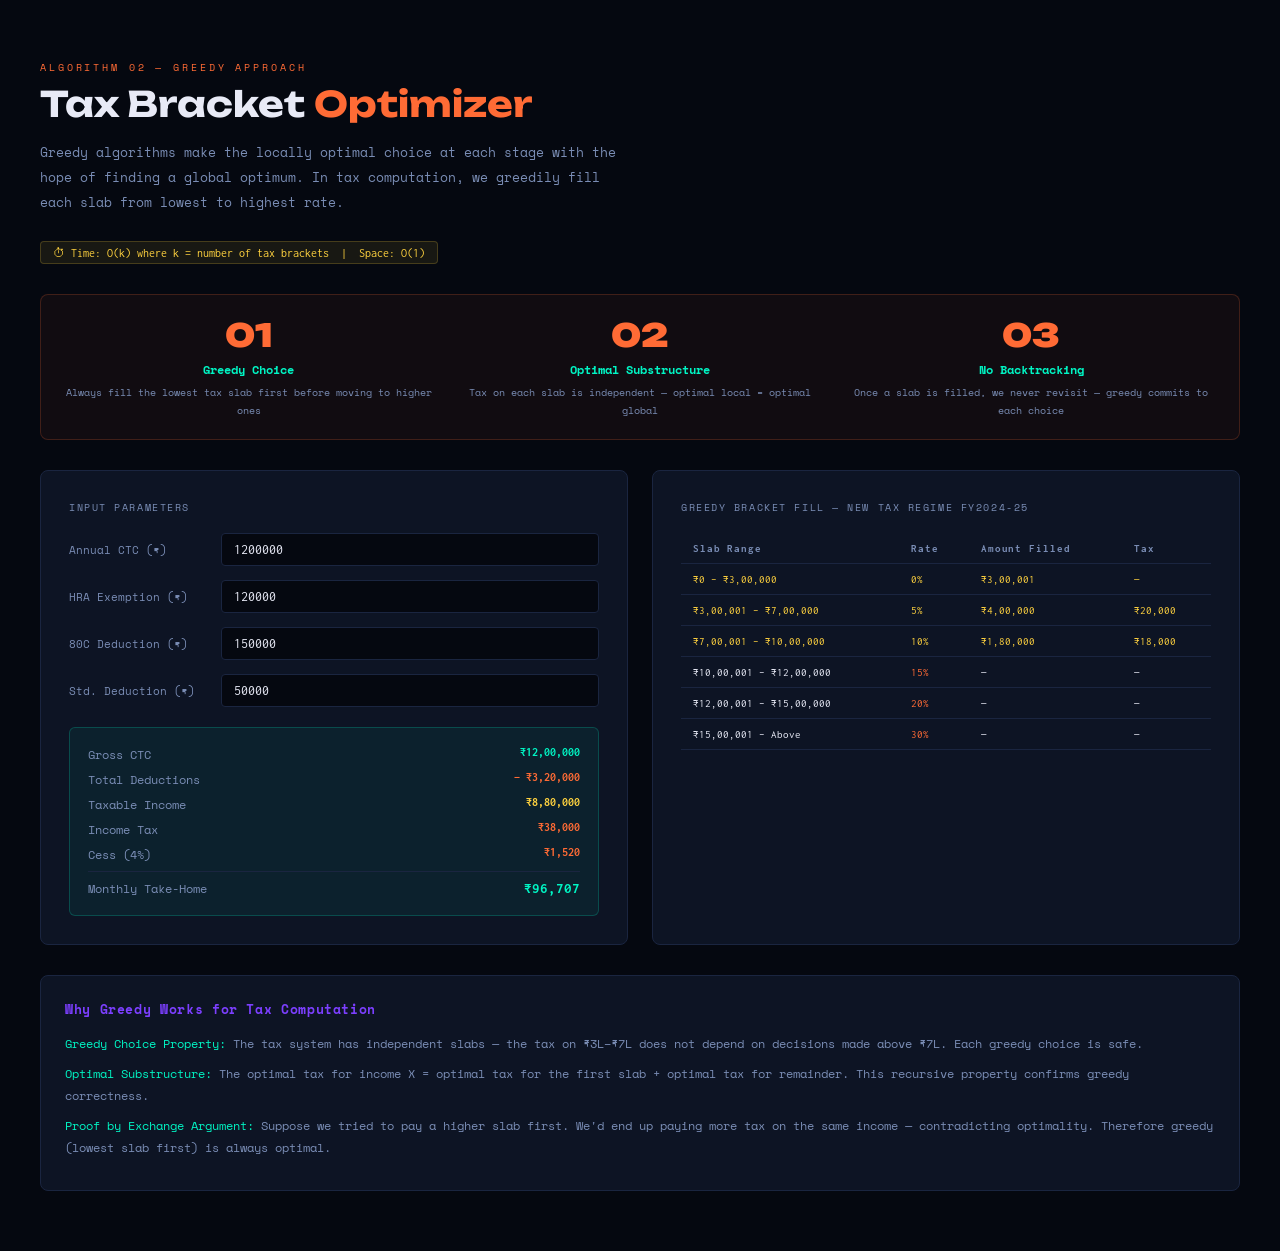
<file: sections/greedy.html>
<!-- ============================================
     sections/greedy.html
     Greedy Tax Optimizer — Standalone Preview
============================================ -->

<!DOCTYPE html>
<html lang="en">
<head>
  <meta charset="UTF-8">
  <title>Greedy — DAA Salary Engine</title>
  <link href="https://fonts.googleapis.com/css2?family=Space+Mono:wght@400;700&family=Unbounded:wght@700;900&family=Inconsolata:wght@400;700&display=swap" rel="stylesheet">
  <style>
    :root{--bg:#050810;--bg2:#080d1a;--surface:#0d1424;--border:#1a2540;--accent1:#00f5c4;--accent2:#ff6b35;--accent3:#7c3fff;--accent4:#ffd23f;--text:#e8eaf6;--text2:#7a8db5;}
    *{box-sizing:border-box;margin:0;padding:0;}
    body{background:var(--bg);color:var(--text);font-family:'Space Mono',monospace;padding:60px 40px;}

    .section-label{font-size:.6rem;letter-spacing:.3em;text-transform:uppercase;color:var(--accent2);margin-bottom:10px;}
    .section-title{font-family:'Unbounded',sans-serif;font-weight:700;font-size:2.2rem;line-height:1.15;margin-bottom:16px;}
    .section-desc{color:var(--text2);font-size:.82rem;line-height:1.9;max-width:580px;margin-bottom:24px;}
    .tag-orange{color:var(--accent2);}

    .complexity{display:inline-flex;align-items:center;gap:8px;font-family:'Inconsolata',monospace;font-size:.75rem;color:var(--accent4);background:rgba(255,210,63,.08);border:1px solid rgba(255,210,63,.2);padding:4px 12px;border-radius:4px;margin-bottom:30px;}

    /* Greedy concept box */
    .concept-box{
      background:rgba(255,107,53,.05);border:1px solid rgba(255,107,53,.2);
      border-radius:8px;padding:20px;margin-bottom:30px;
      display:grid;grid-template-columns:1fr 1fr 1fr;gap:16px;
    }
    .concept-step{text-align:center;}
    .concept-step .step-num{font-family:'Unbounded',sans-serif;font-size:2rem;font-weight:900;color:var(--accent2);}
    .concept-step .step-title{font-size:.72rem;color:var(--accent1);margin:6px 0;font-weight:700;}
    .concept-step .step-desc{font-size:.64rem;color:var(--text2);line-height:1.7;}

    .greedy-grid{display:grid;grid-template-columns:1fr 1fr;gap:24px;}
    .card{background:var(--surface);border:1px solid var(--border);border-radius:8px;padding:28px;}
    .card-title{font-size:.65rem;letter-spacing:.15em;text-transform:uppercase;color:var(--text2);margin-bottom:18px;}

    .input-row{display:flex;gap:12px;align-items:center;margin-bottom:14px;}
    .input-row label{font-size:.7rem;color:var(--text2);min-width:140px;}
    .fancy-input{flex:1;background:var(--bg);border:1px solid var(--border);color:var(--text);padding:8px 12px;font-family:'Inconsolata',monospace;font-size:.85rem;border-radius:4px;outline:none;transition:border-color .2s;}
    .fancy-input:focus{border-color:var(--accent1);}
    .fancy-input::-webkit-inner-spin-button{opacity:0;}

    .bracket-table{width:100%;border-collapse:collapse;}
    .bracket-table th,.bracket-table td{padding:9px 12px;text-align:left;font-size:.7rem;font-family:'Inconsolata',monospace;border-bottom:1px solid var(--border);}
    .bracket-table th{color:var(--text2);letter-spacing:.08em;}
    .bracket-table tr.active-row td{color:var(--accent4);}
    .bracket-table .tax-pct{color:var(--accent2);}

    .greedy-result{margin-top:20px;padding:18px;background:rgba(0,245,196,.06);border:1px solid rgba(0,245,196,.2);border-radius:6px;}
    .result-row{display:flex;justify-content:space-between;font-size:.75rem;margin-bottom:8px;}
    .result-row:last-child{margin-bottom:0;}
    .result-key{color:var(--text2);}
    .result-val{color:var(--accent1);font-family:'Inconsolata',monospace;font-weight:700;}
    .result-val.red{color:var(--accent2);}
    .result-val.gold{color:var(--accent4);}

    /* Greedy property proof box */
    .proof-box{
      margin-top:30px;background:var(--surface);border:1px solid var(--border);
      border-radius:8px;padding:24px;
    }
    .proof-box h4{color:var(--accent3);font-size:.8rem;margin-bottom:14px;letter-spacing:.05em;}
    .proof-box p{font-size:.72rem;color:var(--text2);line-height:1.9;margin-bottom:8px;}
    .proof-box .highlight{color:var(--accent1);}

    @media(max-width:768px){.greedy-grid,.concept-box{grid-template-columns:1fr;}}
  </style>
</head>
<body>

  <div class="section-label">Algorithm 02 — Greedy Approach</div>
  <h2 class="section-title">Tax Bracket <span class="tag-orange">Optimizer</span></h2>
  <p class="section-desc">Greedy algorithms make the locally optimal choice at each stage with the hope of finding a global optimum. In tax computation, we greedily fill each slab from lowest to highest rate.</p>
  <div class="complexity">⏱ Time: O(k) where k = number of tax brackets &nbsp;|&nbsp; Space: O(1)</div>

  <!-- Greedy Steps -->
  <div class="concept-box">
    <div class="concept-step">
      <div class="step-num">01</div>
      <div class="step-title">Greedy Choice</div>
      <div class="step-desc">Always fill the lowest tax slab first before moving to higher ones</div>
    </div>
    <div class="concept-step">
      <div class="step-num">02</div>
      <div class="step-title">Optimal Substructure</div>
      <div class="step-desc">Tax on each slab is independent — optimal local = optimal global</div>
    </div>
    <div class="concept-step">
      <div class="step-num">03</div>
      <div class="step-title">No Backtracking</div>
      <div class="step-desc">Once a slab is filled, we never revisit — greedy commits to each choice</div>
    </div>
  </div>

  <!-- Main Calculator -->
  <div class="greedy-grid">
    <div class="card">
      <div class="card-title">Input Parameters</div>
      <div class="input-row">
        <label>Annual CTC (₹)</label>
        <input class="fancy-input" type="number" id="ctc-input" value="1200000" oninput="calcGreedy()">
      </div>
      <div class="input-row">
        <label>HRA Exemption (₹)</label>
        <input class="fancy-input" type="number" id="hra-input" value="120000" oninput="calcGreedy()">
      </div>
      <div class="input-row">
        <label>80C Deduction (₹)</label>
        <input class="fancy-input" type="number" id="deduct-input" value="150000" oninput="calcGreedy()">
      </div>
      <div class="input-row">
        <label>Std. Deduction (₹)</label>
        <input class="fancy-input" type="number" id="std-input" value="50000" oninput="calcGreedy()">
      </div>
      <div class="greedy-result" id="greedy-result"></div>
    </div>

    <div class="card">
      <div class="card-title">Greedy Bracket Fill — New Tax Regime FY2024-25</div>
      <table class="bracket-table">
        <thead><tr><th>Slab Range</th><th>Rate</th><th>Amount Filled</th><th>Tax</th></tr></thead>
        <tbody id="bracket-body"></tbody>
      </table>
    </div>
  </div>

  <!-- Greedy Property Proof -->
  <div class="proof-box">
    <h4>Why Greedy Works for Tax Computation</h4>
    <p><span class="highlight">Greedy Choice Property:</span> The tax system has independent slabs — the tax on ₹3L–₹7L does not depend on decisions made above ₹7L. Each greedy choice is safe.</p>
    <p><span class="highlight">Optimal Substructure:</span> The optimal tax for income X = optimal tax for the first slab + optimal tax for remainder. This recursive property confirms greedy correctness.</p>
    <p><span class="highlight">Proof by Exchange Argument:</span> Suppose we tried to pay a higher slab first. We'd end up paying more tax on the same income — contradicting optimality. Therefore greedy (lowest slab first) is always optimal.</p>
  </div>

  <script>
    const slabs=[{min:0,max:300000,rate:0},{min:300001,max:700000,rate:5},{min:700001,max:1000000,rate:10},{min:1000001,max:1200000,rate:15},{min:1200001,max:1500000,rate:20},{min:1500001,max:Infinity,rate:30}];
    function fmtINR(n){return '₹'+Math.abs(n).toLocaleString('en-IN');}
    function calcGreedy(){
      const ctc=+document.getElementById('ctc-input').value||0;
      const hra=+document.getElementById('hra-input').value||0;
      const ded=+document.getElementById('deduct-input').value||0;
      const std=+document.getElementById('std-input').value||0;
      const taxable=Math.max(0,ctc-hra-ded-std);
      let tax=0,rows='';
      slabs.forEach(s=>{
        const inSlab=Math.max(0,Math.min(taxable,s.max)-(s.min-1));
        const t=(inSlab*s.rate)/100;tax+=t;
        const isActive=taxable>=s.min;
        rows+=`<tr class="${isActive?'active-row':''}"><td>${fmtINR(s.min)} – ${s.max===Infinity?'Above':fmtINR(s.max)}</td><td class="tax-pct">${s.rate}%</td><td>${inSlab>0?fmtINR(inSlab):'—'}</td><td>${t>0?fmtINR(Math.round(t)):'—'}</td></tr>`;
      });
      document.getElementById('bracket-body').innerHTML=rows;
      const cess=tax*.04,monthly=(ctc-tax-cess)/12;
      document.getElementById('greedy-result').innerHTML=`<div class="result-row"><span class="result-key">Gross CTC</span><span class="result-val">${fmtINR(ctc)}</span></div><div class="result-row"><span class="result-key">Total Deductions</span><span class="result-val red">− ${fmtINR(hra+ded+std)}</span></div><div class="result-row"><span class="result-key">Taxable Income</span><span class="result-val gold">${fmtINR(taxable)}</span></div><div class="result-row"><span class="result-key">Income Tax</span><span class="result-val red">${fmtINR(Math.round(tax))}</span></div><div class="result-row"><span class="result-key">Cess (4%)</span><span class="result-val red">${fmtINR(Math.round(cess))}</span></div><div class="result-row" style="border-top:1px solid var(--border);padding-top:8px;margin-top:4px;"><span class="result-key">Monthly Take-Home</span><span class="result-val" style="font-size:.95rem">${fmtINR(Math.round(monthly))}</span></div>`;
    }
    calcGreedy();
  </script>
</body>
</html>
</file>
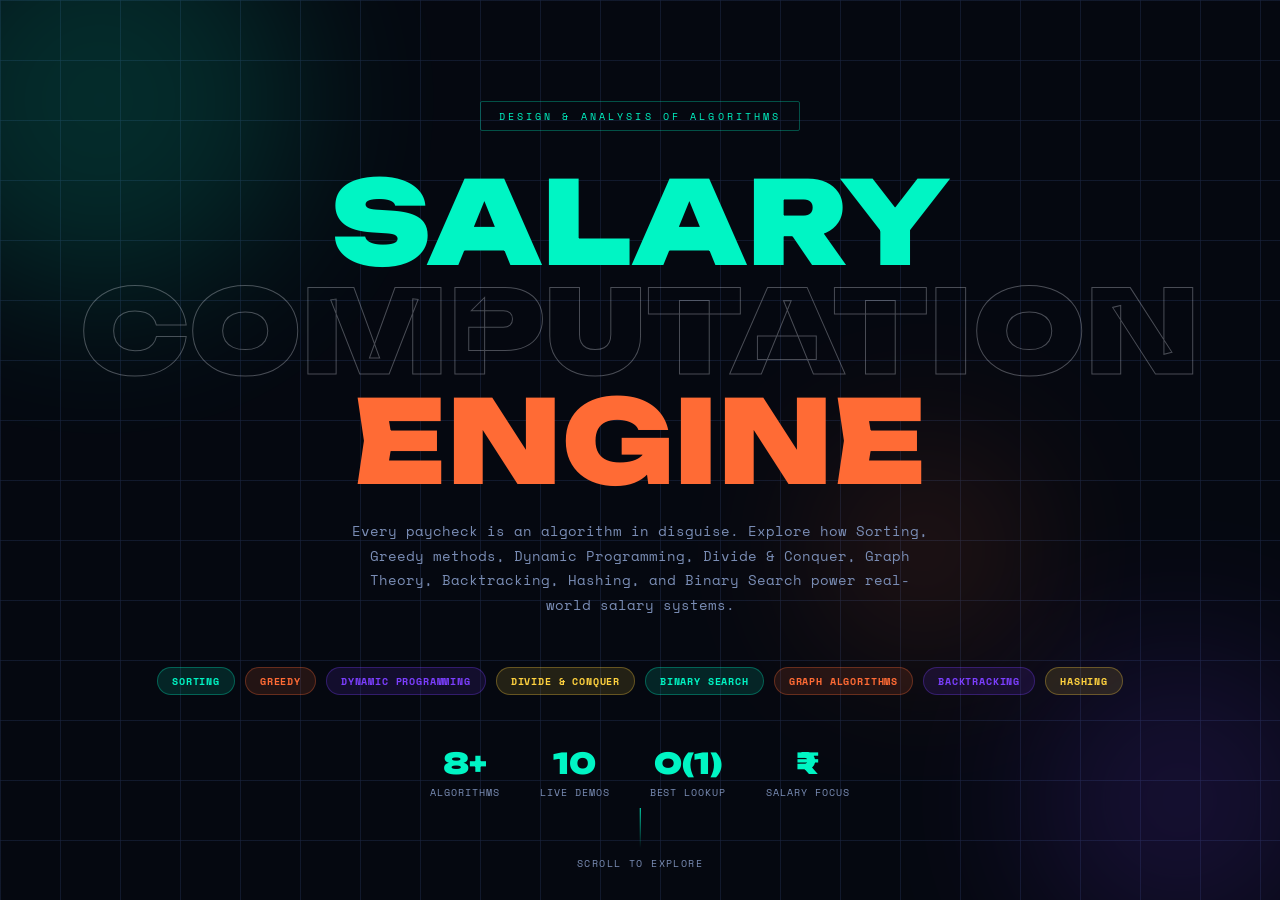
<file: sections/hero.html>
<!-- ============================================
     sections/hero.html
     Hero Section — Standalone Reference
     Note: This is included in index.html already.
     Use this file as a component reference.
============================================ -->

<!DOCTYPE html>
<html lang="en">
<head>
  <meta charset="UTF-8">
  <title>Hero Section — DAA Salary Engine</title>
  <link href="https://fonts.googleapis.com/css2?family=Space+Mono:wght@400;700&family=Unbounded:wght@700;900&family=Inconsolata:wght@400;700&display=swap" rel="stylesheet">
  <style>
    :root {
      --bg: #050810; --accent1: #00f5c4; --accent2: #ff6b35;
      --accent3: #7c3fff; --accent4: #ffd23f;
      --text: #e8eaf6; --text2: #7a8db5; --border: #1a2540;
    }
    * { box-sizing: border-box; margin: 0; padding: 0; }
    body { background: var(--bg); color: var(--text); font-family: 'Space Mono', monospace; }

    #hero {
      min-height: 100vh;
      display: flex; flex-direction: column;
      align-items: center; justify-content: center;
      text-align: center; padding: 80px 40px;
      position: relative; overflow: hidden;
    }

    /* Animated grid background */
    #hero::before {
      content: '';
      position: absolute; inset: 0;
      background-image:
        linear-gradient(rgba(26,37,64,.6) 1px, transparent 1px),
        linear-gradient(90deg, rgba(26,37,64,.6) 1px, transparent 1px);
      background-size: 60px 60px;
      z-index: 0;
    }

    .hero-content { position: relative; z-index: 1; }

    .hero-tag {
      display: inline-block;
      font-size: .65rem; letter-spacing: .3em;
      color: var(--accent1); text-transform: uppercase;
      border: 1px solid rgba(0,245,196,.3);
      padding: 6px 18px; border-radius: 2px;
      margin-bottom: 36px;
      animation: fadeUp .8s ease both;
    }

    .hero-title {
      font-family: 'Unbounded', sans-serif;
      font-size: clamp(3rem, 9vw, 8rem);
      font-weight: 900; line-height: .95;
      margin-bottom: 24px;
      animation: fadeUp .8s .1s ease both;
    }
    .hero-title .t1 { color: var(--accent1); display: block; }
    .hero-title .t2 { color: transparent; -webkit-text-stroke: 1px rgba(232,234,246,.3); display: block; }
    .hero-title .t3 { color: var(--accent2); display: block; }

    .hero-sub {
      max-width: 580px; font-size: .85rem;
      line-height: 1.8; color: var(--text2);
      margin: 0 auto 50px;
      animation: fadeUp .8s .2s ease both;
    }

    .hero-chips {
      display: flex; flex-wrap: wrap; gap: 10px;
      justify-content: center;
      animation: fadeUp .8s .3s ease both;
    }
    .chip {
      font-size: .65rem; letter-spacing: .08em;
      padding: 5px 14px; border-radius: 20px;
      text-transform: uppercase; font-weight: 700;
    }
    .chip-teal   { background: rgba(0,245,196,.12); color: var(--accent1); border: 1px solid rgba(0,245,196,.3); }
    .chip-orange { background: rgba(255,107,53,.12); color: var(--accent2); border: 1px solid rgba(255,107,53,.3); }
    .chip-violet { background: rgba(124,63,255,.12); color: var(--accent3); border: 1px solid rgba(124,63,255,.3); }
    .chip-gold   { background: rgba(255,210,63,.12); color: var(--accent4); border: 1px solid rgba(255,210,63,.3); }

    .scroll-hint {
      position: absolute; bottom: 30px; left: 50%; transform: translateX(-50%);
      display: flex; flex-direction: column; align-items: center;
      gap: 8px; color: var(--text2); font-size: .6rem;
      letter-spacing: .15em; text-transform: uppercase;
      animation: bounce 2s infinite;
    }
    .scroll-arrow { width: 1px; height: 40px; background: linear-gradient(var(--accent1), transparent); }

    /* Glowing orbs */
    .orb {
      position: absolute; border-radius: 50%;
      filter: blur(80px); opacity: .15; z-index: 0;
    }
    .orb1 { width: 400px; height: 400px; background: var(--accent1); top: -100px; left: -100px; }
    .orb2 { width: 300px; height: 300px; background: var(--accent3); bottom: -50px; right: -50px; }
    .orb3 { width: 200px; height: 200px; background: var(--accent2); top: 50%; right: 20%; }

    /* Stats row */
    .hero-stats {
      display: flex; gap: 40px; justify-content: center;
      margin-top: 50px; flex-wrap: wrap;
      animation: fadeUp .8s .4s ease both;
    }
    .stat-item { text-align: center; }
    .stat-val {
      font-family: 'Unbounded', sans-serif;
      font-size: 1.8rem; font-weight: 900;
      color: var(--accent1);
    }
    .stat-label { font-size: .6rem; color: var(--text2); letter-spacing: .1em; text-transform: uppercase; margin-top: 4px; }

    @keyframes fadeUp { from { opacity:0; transform:translateY(30px); } to { opacity:1; transform:translateY(0); } }
    @keyframes bounce { 0%,100%{transform:translateX(-50%) translateY(0);}50%{transform:translateX(-50%) translateY(8px);} }
  </style>
</head>
<body>
  <section id="hero">
    <!-- Glowing background orbs -->
    <div class="orb orb1"></div>
    <div class="orb orb2"></div>
    <div class="orb orb3"></div>

    <div class="hero-content">
      <div class="hero-tag">Design &amp; Analysis of Algorithms</div>

      <h1 class="hero-title">
        <span class="t1">SALARY</span>
        <span class="t2">COMPUTATION</span>
        <span class="t3">ENGINE</span>
      </h1>

      <p class="hero-sub">
        Every paycheck is an algorithm in disguise. Explore how Sorting, Greedy methods,
        Dynamic Programming, Divide &amp; Conquer, Graph Theory, Backtracking, Hashing,
        and Binary Search power real-world salary systems.
      </p>

      <div class="hero-chips">
        <span class="chip chip-teal">Sorting</span>
        <span class="chip chip-orange">Greedy</span>
        <span class="chip chip-violet">Dynamic Programming</span>
        <span class="chip chip-gold">Divide &amp; Conquer</span>
        <span class="chip chip-teal">Binary Search</span>
        <span class="chip chip-orange">Graph Algorithms</span>
        <span class="chip chip-violet">Backtracking</span>
        <span class="chip chip-gold">Hashing</span>
      </div>

      <div class="hero-stats">
        <div class="stat-item">
          <div class="stat-val">8+</div>
          <div class="stat-label">Algorithms</div>
        </div>
        <div class="stat-item">
          <div class="stat-val">10</div>
          <div class="stat-label">Live Demos</div>
        </div>
        <div class="stat-item">
          <div class="stat-val">O(1)</div>
          <div class="stat-label">Best Lookup</div>
        </div>
        <div class="stat-item">
          <div class="stat-val">₹</div>
          <div class="stat-label">Salary Focus</div>
        </div>
      </div>
    </div>

    <div class="scroll-hint">
      <div class="scroll-arrow"></div>
      scroll to explore
    </div>
  </section>
</body>
</html>
</file>
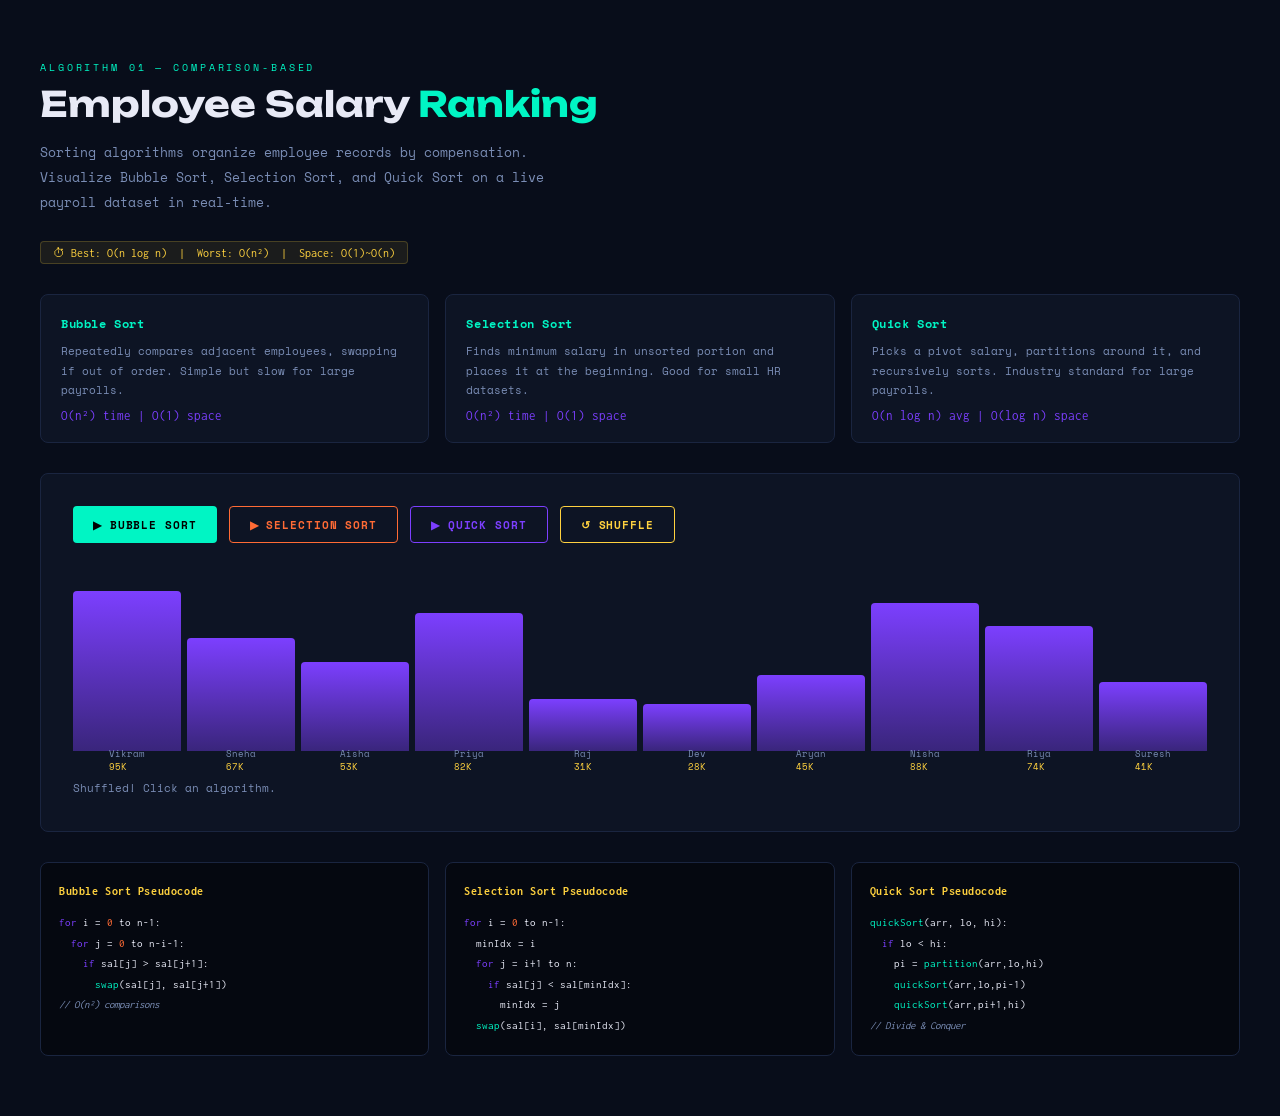
<file: sections/sorting.html>
<!-- ============================================
     sections/sorting.html
     Sorting Section — Standalone Preview
============================================ -->

<!DOCTYPE html>
<html lang="en">
<head>
  <meta charset="UTF-8">
  <title>Sorting — DAA Salary Engine</title>
  <link href="https://fonts.googleapis.com/css2?family=Space+Mono:wght@400;700&family=Unbounded:wght@700;900&family=Inconsolata:wght@400;700&display=swap" rel="stylesheet">
  <style>
    :root {
      --bg:#050810; --bg2:#080d1a; --surface:#0d1424; --border:#1a2540;
      --accent1:#00f5c4; --accent2:#ff6b35; --accent3:#7c3fff; --accent4:#ffd23f;
      --text:#e8eaf6; --text2:#7a8db5;
      --glow1: 0 0 20px rgba(0,245,196,0.4);
    }
    *{ box-sizing:border-box; margin:0; padding:0; }
    body{ background:var(--bg2); color:var(--text); font-family:'Space Mono',monospace; padding:60px 40px; }

    .section-label { font-size:.6rem; letter-spacing:.3em; text-transform:uppercase; color:var(--accent1); margin-bottom:10px; }
    .section-title { font-family:'Unbounded',sans-serif; font-weight:700; font-size:2.2rem; line-height:1.15; margin-bottom:16px; }
    .section-desc  { color:var(--text2); font-size:.82rem; line-height:1.9; max-width:520px; margin-bottom:24px; }
    .tag-teal{ color:var(--accent1); }

    .complexity {
      display:inline-flex; align-items:center; gap:8px;
      font-family:'Inconsolata',monospace; font-size:.75rem; color:var(--accent4);
      background:rgba(255,210,63,.08); border:1px solid rgba(255,210,63,.2);
      padding:4px 12px; border-radius:4px; margin-bottom:30px;
    }

    .algorithm-info {
      display: grid; grid-template-columns: repeat(3, 1fr); gap: 16px;
      margin-bottom: 30px;
    }
    .algo-card {
      background: var(--surface); border: 1px solid var(--border);
      border-radius: 8px; padding: 20px;
    }
    .algo-card h4 { font-size:.75rem; color:var(--accent1); margin-bottom:10px; letter-spacing:.05em; }
    .algo-card p  { font-size:.68rem; color:var(--text2); line-height:1.8; }
    .algo-card .tc{ font-family:'Inconsolata',monospace; color:var(--accent3); font-size:.8rem; margin-top:8px; display:block; }

    .sort-arena { background:var(--surface); border:1px solid var(--border); border-radius:8px; padding:32px; }
    .sort-controls { display:flex; gap:12px; margin-bottom:28px; flex-wrap:wrap; }

    .btn { padding:9px 20px; border-radius:4px; font-family:'Space Mono',monospace; font-size:.7rem; letter-spacing:.08em; font-weight:700; cursor:pointer; border:none; transition:all .2s; text-transform:uppercase; }
    .btn-primary   { background:var(--accent1); color:#000; }
    .btn-primary:hover { box-shadow:var(--glow1); transform:translateY(-1px); }
    .btn-secondary { background:transparent; color:var(--accent2); border:1px solid var(--accent2); }
    .btn-secondary:hover { background:rgba(255,107,53,.1); }
    .btn-tertiary  { background:transparent; color:var(--accent3); border:1px solid var(--accent3); }
    .btn-tertiary:hover { background:rgba(124,63,255,.1); }
    .btn-gold      { background:transparent; color:var(--accent4); border:1px solid var(--accent4); }
    .btn-gold:hover { background:rgba(255,210,63,.1); }

    .bar-container { display:flex; align-items:flex-end; gap:6px; height:180px; margin-bottom:20px; }
    .bar {
      flex:1; border-radius:4px 4px 0 0;
      background:linear-gradient(180deg,var(--accent3) 0%,rgba(124,63,255,.4) 100%);
      transition:height .3s ease,background .3s; position:relative; min-width:24px;
    }
    .bar.active { background:linear-gradient(180deg,var(--accent1) 0%,rgba(0,245,196,.3) 100%); }
    .bar.sorted  { background:linear-gradient(180deg,var(--accent4) 0%,rgba(255,210,63,.3) 100%); }
    .bar-label { position:absolute; bottom:-22px; left:50%; transform:translateX(-50%); font-size:.55rem; color:var(--text2); white-space:nowrap; }
    .sort-info { font-size:.7rem; color:var(--text2); margin-top:28px; min-height:20px; }
    .sort-info span { color:var(--accent1); }

    /* Pseudocode box */
    .pseudo-grid { display:grid; grid-template-columns:1fr 1fr 1fr; gap:16px; margin-top:30px; }
    .pseudo-box {
      background: var(--bg); border:1px solid var(--border);
      border-radius:8px; padding:18px;
      font-family:'Inconsolata',monospace; font-size:.68rem; line-height:1.9;
    }
    .pseudo-box h5 { color:var(--accent4); margin-bottom:10px; font-size:.72rem; letter-spacing:.05em; }
    .pseudo-box .kw  { color:var(--accent3); }
    .pseudo-box .fn  { color:var(--accent1); }
    .pseudo-box .cm  { color:var(--text2); font-style:italic; }
    .pseudo-box .num { color:var(--accent2); }

    @media(max-width:768px){ .algorithm-info,.pseudo-grid{ grid-template-columns:1fr; } }
  </style>
</head>
<body>

  <div class="section-label">Algorithm 01 — Comparison-Based</div>
  <h2 class="section-title">Employee Salary <span class="tag-teal">Ranking</span></h2>
  <p class="section-desc">Sorting algorithms organize employee records by compensation. Visualize Bubble Sort, Selection Sort, and Quick Sort on a live payroll dataset in real-time.</p>
  <div class="complexity">⏱ Best: O(n log n) &nbsp;|&nbsp; Worst: O(n²) &nbsp;|&nbsp; Space: O(1)~O(n)</div>

  <!-- Algorithm Info Cards -->
  <div class="algorithm-info">
    <div class="algo-card">
      <h4>Bubble Sort</h4>
      <p>Repeatedly compares adjacent employees, swapping if out of order. Simple but slow for large payrolls.</p>
      <span class="tc">O(n²) time | O(1) space</span>
    </div>
    <div class="algo-card">
      <h4>Selection Sort</h4>
      <p>Finds minimum salary in unsorted portion and places it at the beginning. Good for small HR datasets.</p>
      <span class="tc">O(n²) time | O(1) space</span>
    </div>
    <div class="algo-card">
      <h4>Quick Sort</h4>
      <p>Picks a pivot salary, partitions around it, and recursively sorts. Industry standard for large payrolls.</p>
      <span class="tc">O(n log n) avg | O(log n) space</span>
    </div>
  </div>

  <!-- Live Visualizer -->
  <div class="sort-arena">
    <div class="sort-controls">
      <button class="btn btn-primary"   onclick="sortAlgo('bubble')">▶ Bubble Sort</button>
      <button class="btn btn-secondary" onclick="sortAlgo('selection')">▶ Selection Sort</button>
      <button class="btn btn-tertiary"  onclick="sortAlgo('quick')">▶ Quick Sort</button>
      <button class="btn btn-gold"      onclick="resetSort()">↺ Shuffle</button>
    </div>
    <div class="bar-container" id="bars"></div>
    <div class="sort-info" id="sort-info">Click an algorithm to visualize salary ranking in real-time.</div>
  </div>

  <!-- Pseudocode -->
  <div class="pseudo-grid">
    <div class="pseudo-box">
      <h5>Bubble Sort Pseudocode</h5>
      <span class="kw">for</span> i = <span class="num">0</span> to n-1:<br>
      &nbsp;&nbsp;<span class="kw">for</span> j = <span class="num">0</span> to n-i-1:<br>
      &nbsp;&nbsp;&nbsp;&nbsp;<span class="kw">if</span> sal[j] &gt; sal[j+1]:<br>
      &nbsp;&nbsp;&nbsp;&nbsp;&nbsp;&nbsp;<span class="fn">swap</span>(sal[j], sal[j+1])<br>
      <span class="cm">// O(n²) comparisons</span>
    </div>
    <div class="pseudo-box">
      <h5>Selection Sort Pseudocode</h5>
      <span class="kw">for</span> i = <span class="num">0</span> to n-1:<br>
      &nbsp;&nbsp;minIdx = i<br>
      &nbsp;&nbsp;<span class="kw">for</span> j = i+1 to n:<br>
      &nbsp;&nbsp;&nbsp;&nbsp;<span class="kw">if</span> sal[j] &lt; sal[minIdx]:<br>
      &nbsp;&nbsp;&nbsp;&nbsp;&nbsp;&nbsp;minIdx = j<br>
      &nbsp;&nbsp;<span class="fn">swap</span>(sal[i], sal[minIdx])
    </div>
    <div class="pseudo-box">
      <h5>Quick Sort Pseudocode</h5>
      <span class="fn">quickSort</span>(arr, lo, hi):<br>
      &nbsp;&nbsp;<span class="kw">if</span> lo &lt; hi:<br>
      &nbsp;&nbsp;&nbsp;&nbsp;pi = <span class="fn">partition</span>(arr,lo,hi)<br>
      &nbsp;&nbsp;&nbsp;&nbsp;<span class="fn">quickSort</span>(arr,lo,pi-1)<br>
      &nbsp;&nbsp;&nbsp;&nbsp;<span class="fn">quickSort</span>(arr,pi+1,hi)<br>
      <span class="cm">// Divide & Conquer</span>
    </div>
  </div>

  <script>
    const employees = [
      {name:'Aryan',sal:45},{name:'Priya',sal:82},{name:'Raj',sal:31},
      {name:'Sneha',sal:67},{name:'Vikram',sal:95},{name:'Aisha',sal:53},
      {name:'Dev',sal:28},{name:'Riya',sal:74},{name:'Suresh',sal:41},{name:'Nisha',sal:88}
    ];
    let sortData=[],sortTimeout=null,sorting=false;

    function renderBars(data,active=[],sorted=[]){
      const cont=document.getElementById('bars');
      const max=Math.max(...data.map(d=>d.sal));
      cont.innerHTML=data.map((d,i)=>{
        let cls='bar';
        if(active.includes(i))cls+=' active';
        else if(sorted.includes(i))cls+=' sorted';
        const h=Math.round((d.sal/max)*160);
        return `<div class="${cls}" style="height:${h}px"><span class="bar-label">${d.name}<br><span style="color:var(--accent4)">${d.sal}K</span></span></div>`;
      }).join('');
    }

    function resetSort(){
      clearTimeout(sortTimeout);sorting=false;
      sortData=employees.map(e=>({...e}));
      for(let i=sortData.length-1;i>0;i--){const j=Math.floor(Math.random()*(i+1));[sortData[i],sortData[j]]=[sortData[j],sortData[i]];}
      renderBars(sortData,[],[]);
      document.getElementById('sort-info').innerHTML='Shuffled! Click an algorithm.';
    }

    function sleep(ms){return new Promise(r=>{sortTimeout=setTimeout(r,ms);});}

    async function bubbleSort(arr){
      const n=arr.length;let sorted=[];
      for(let i=0;i<n-1;i++){for(let j=0;j<n-i-1;j++){if(!sorting)return;renderBars(arr,[j,j+1],sorted);document.getElementById('sort-info').innerHTML=`Comparing <span>${arr[j].name} (${arr[j].sal}K)</span> vs <span>${arr[j+1].name} (${arr[j+1].sal}K)</span>`;await sleep(350);if(arr[j].sal>arr[j+1].sal){[arr[j],arr[j+1]]=[arr[j+1],arr[j]];renderBars(arr,[j,j+1],sorted);await sleep(180);}}sorted.push(n-1-i);}
      sorted=arr.map((_,i)=>i);renderBars(arr,[],sorted);document.getElementById('sort-info').innerHTML=`✓ Sorted! <span>${arr.map(e=>e.name).join(' → ')}</span>`;
    }

    async function selectionSort(arr){
      const n=arr.length;let sorted=[];
      for(let i=0;i<n-1;i++){if(!sorting)return;let minIdx=i;for(let j=i+1;j<n;j++){renderBars(arr,[j,minIdx],sorted);document.getElementById('sort-info').innerHTML=`Min: <span>${arr[minIdx].name} (${arr[minIdx].sal}K)</span>`;await sleep(250);if(arr[j].sal<arr[minIdx].sal)minIdx=j;}if(minIdx!==i){[arr[i],arr[minIdx]]=[arr[minIdx],arr[i]];renderBars(arr,[i],sorted);await sleep(200);}sorted.push(i);}
      sorted=arr.map((_,i)=>i);renderBars(arr,[],sorted);document.getElementById('sort-info').innerHTML=`✓ Selection Sort done! <span>${arr.map(e=>e.name).join(' → ')}</span>`;
    }

    async function quickSort(arr,lo=0,hi=arr.length-1,sorted=[]){
      if(lo>=hi||!sorting)return;
      let pivot=arr[hi],i=lo-1;
      document.getElementById('sort-info').innerHTML=`Pivot: <span>${pivot.name} (${pivot.sal}K)</span> — partitioning [${lo}..${hi}]`;
      for(let j=lo;j<hi;j++){if(!sorting)return;renderBars(arr,[j,hi],sorted);await sleep(300);if(arr[j].sal<=pivot.sal){i++;[arr[i],arr[j]]=[arr[j],arr[i]];}}
      [arr[i+1],arr[hi]]=[arr[hi],arr[i+1]];const pi=i+1;sorted.push(pi);renderBars(arr,[pi],sorted);await sleep(250);
      await quickSort(arr,lo,pi-1,sorted);await quickSort(arr,pi+1,hi,sorted);
    }

    async function sortAlgo(type){
      if(sorting)return;sorting=true;
      if(sortData.length===0)resetSort();
      const arr=[...sortData];
      if(type==='bubble')await bubbleSort(arr);
      else if(type==='selection')await selectionSort(arr);
      else{await quickSort(arr);renderBars(arr,[],arr.map((_,i)=>i));document.getElementById('sort-info').innerHTML=`✓ Quick Sort complete! <span>${arr.map(e=>e.name).join(' → ')}</span>`;}
      sorting=false;sortData=arr;
    }

    resetSort();
  </script>
</body>
</html>
</file>
